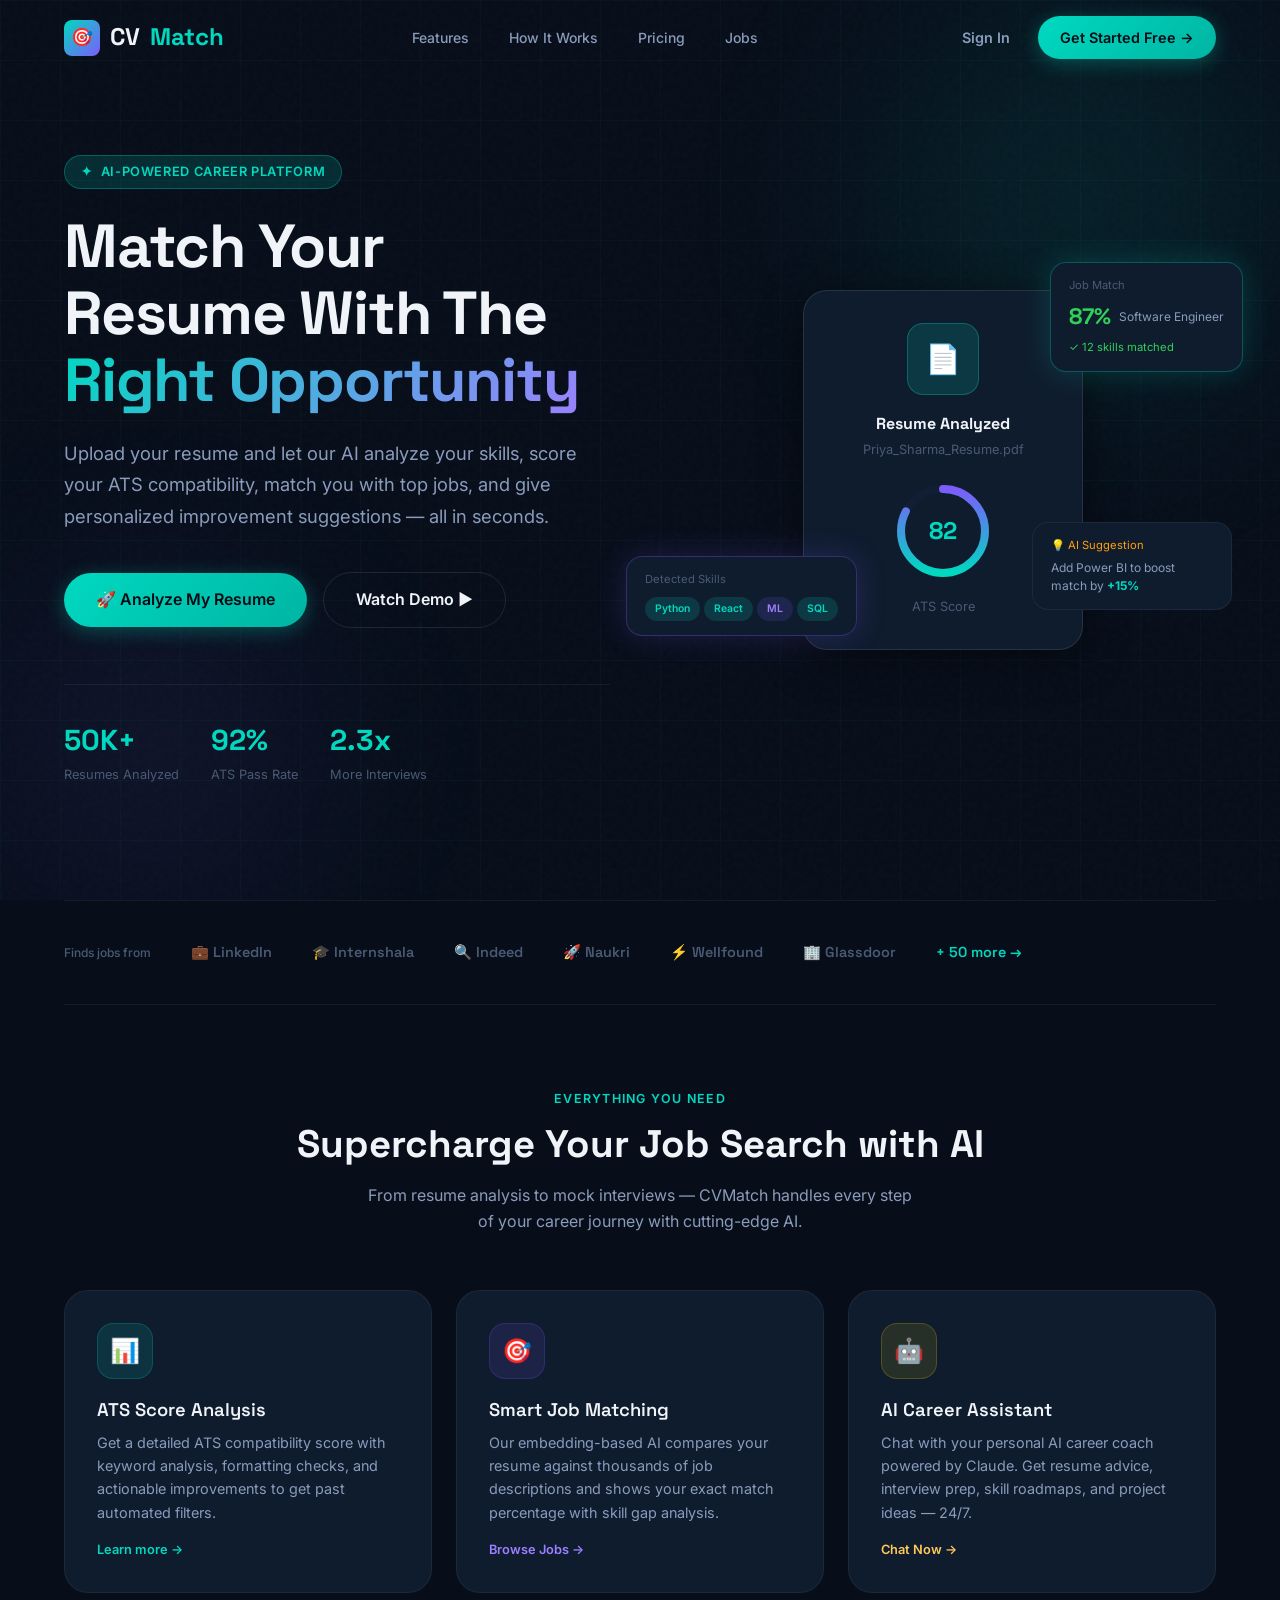
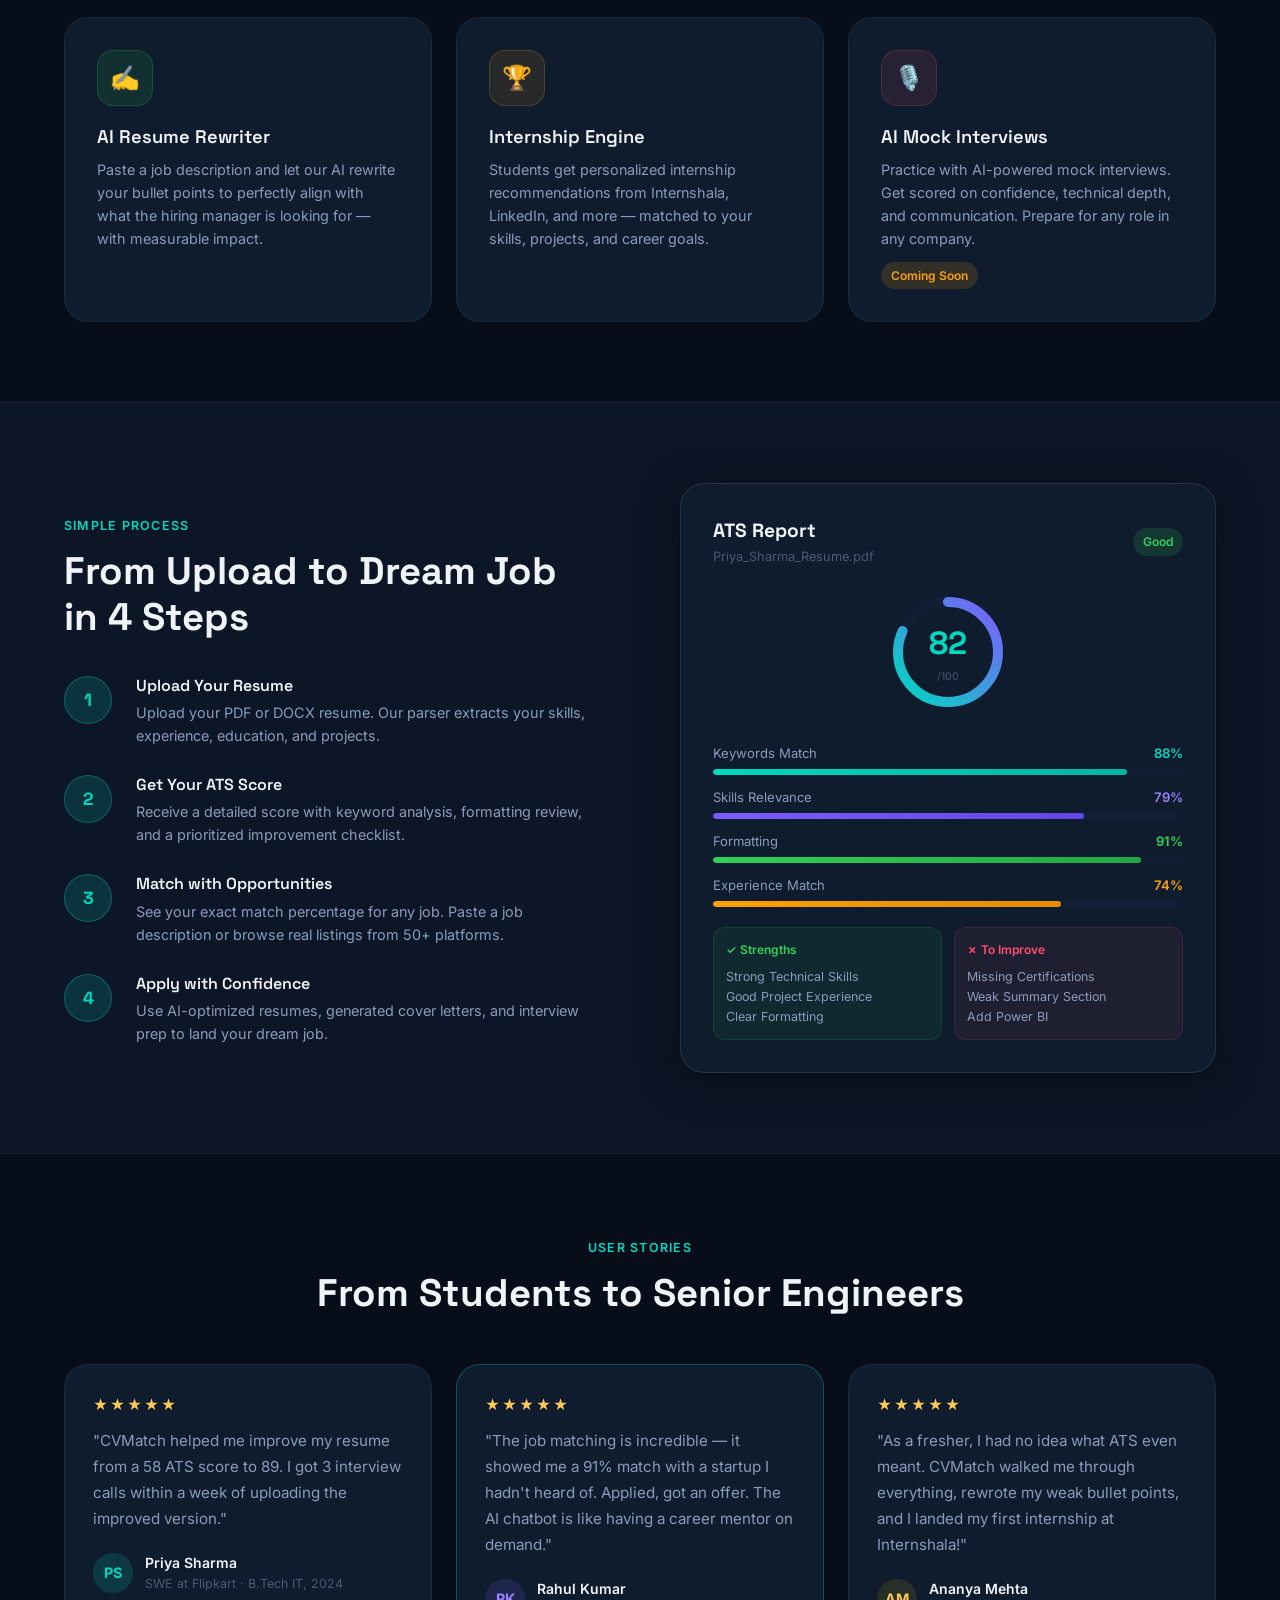
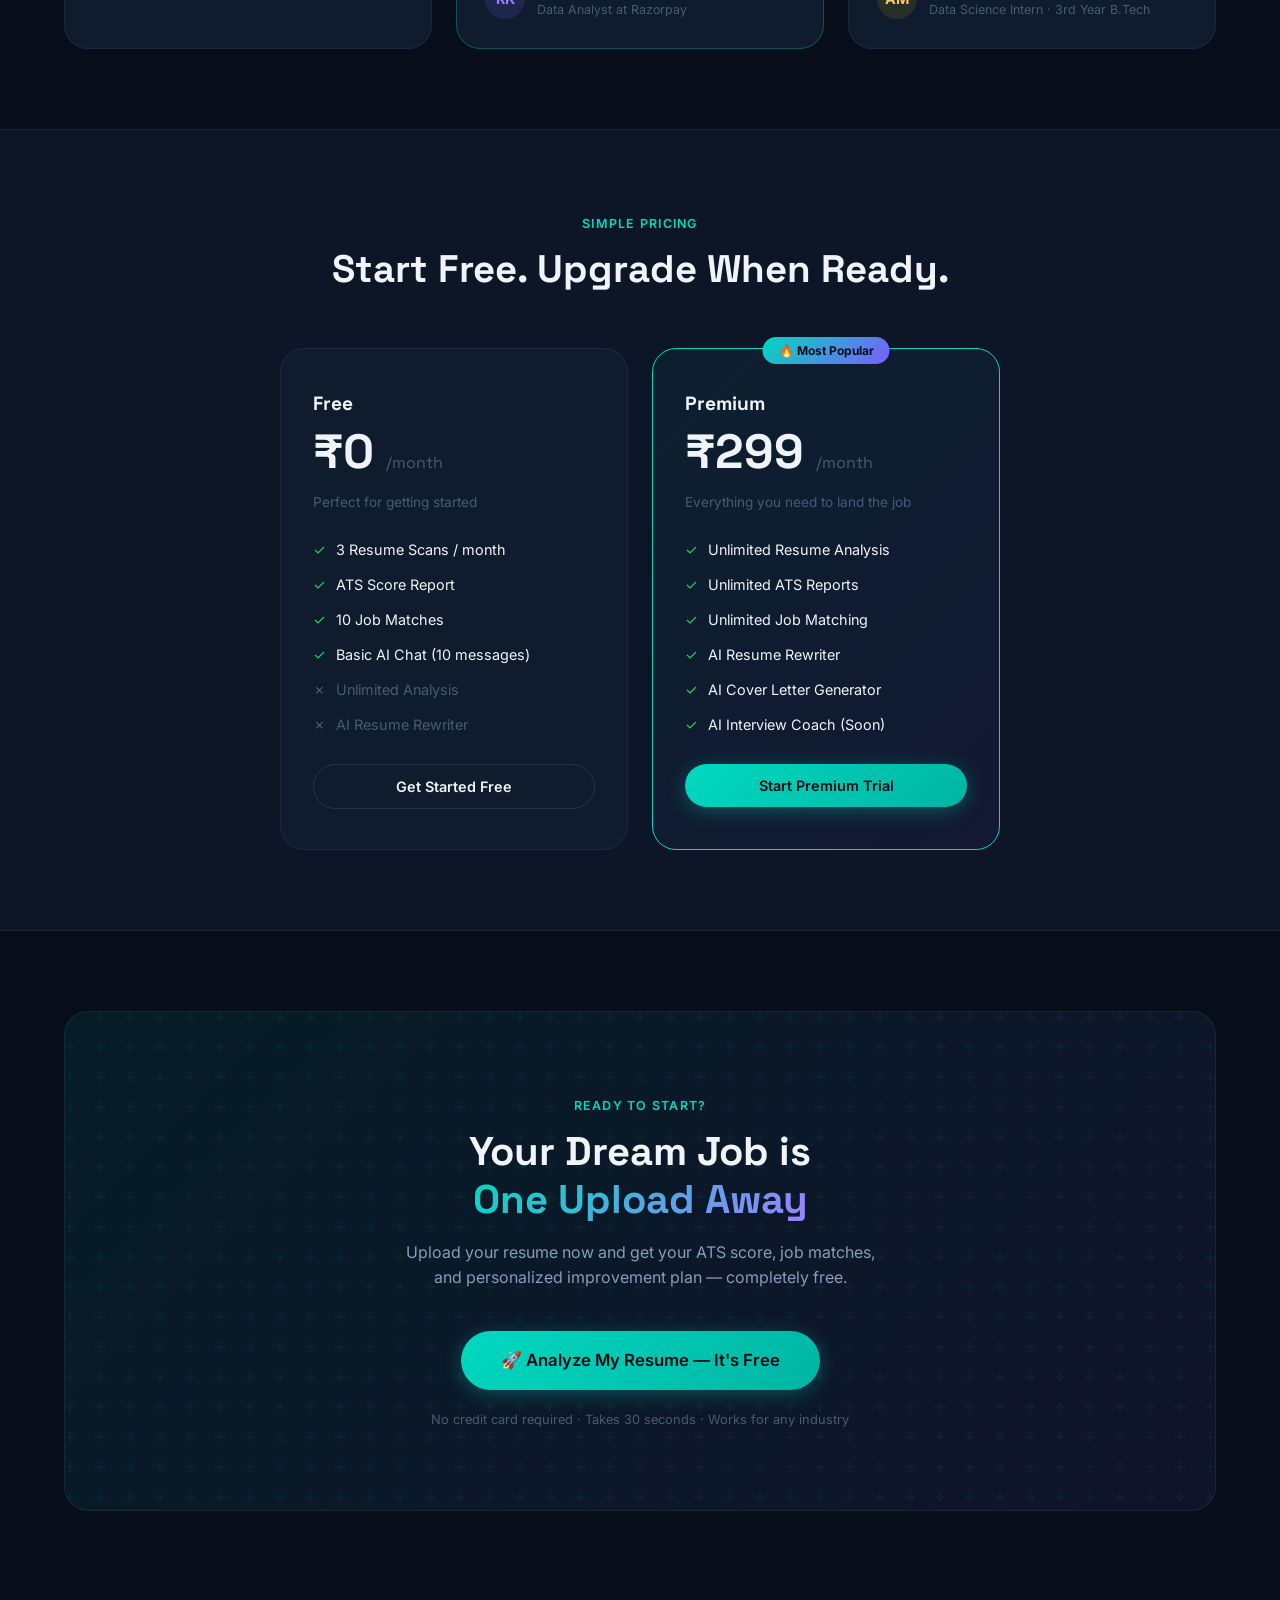
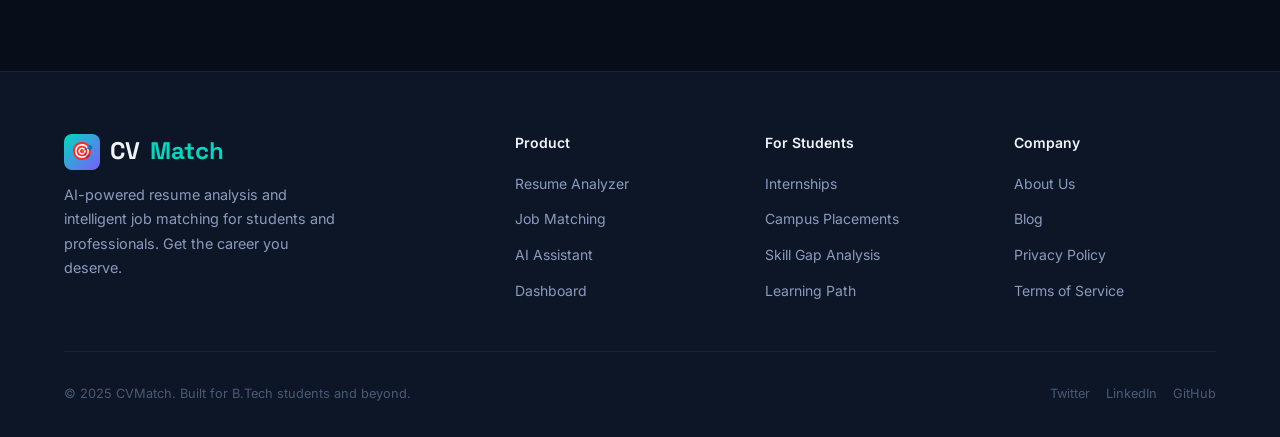
<file: frontend/index.html>
<!DOCTYPE html>
<html lang="en">
<head>
  <meta charset="UTF-8">
  <meta name="viewport" content="width=device-width, initial-scale=1.0">
  <title>CVMatch – Match Your Resume With The Right Opportunity</title>
  <meta name="description" content="AI-powered resume analysis, ATS scoring, and intelligent job matching platform. Get instant feedback and find your perfect career match.">
  <link rel="stylesheet" href="css/styles.css">
  <link rel="preconnect" href="https://fonts.googleapis.com">
  <style>
    /* Landing-page specific styles */
    .floating-card {
      position: absolute;
      background: var(--bg-card);
      border: 1px solid var(--border-soft);
      border-radius: var(--radius-lg);
      padding: 16px 20px;
      box-shadow: var(--shadow-lg);
      animation: floatCard 4s ease-in-out infinite;
      z-index: 2;
    }
    .floating-card-1 {
      top: 20%;
      right: 8%;
      animation-delay: 0s;
    }
    .floating-card-2 {
      top: 55%;
      right: 4%;
      animation-delay: -2s;
    }
    @keyframes floatCard {
      0%, 100% { transform: translateY(0) rotate(-1deg); }
      50% { transform: translateY(-12px) rotate(1deg); }
    }
    .ats-demo-num {
      font-family: var(--font-display);
      font-size: 2rem;
      font-weight: 700;
    }
    .how-it-works-step {
      display: flex;
      gap: 24px;
      align-items: flex-start;
    }
    .step-number {
      width: 48px;
      height: 48px;
      border-radius: 50%;
      background: var(--primary-glow);
      border: 1px solid var(--border-accent);
      display: flex;
      align-items: center;
      justify-content: center;
      font-family: var(--font-display);
      font-weight: 700;
      color: var(--primary);
      flex-shrink: 0;
      font-size: 1.1rem;
    }
    .pricing-card {
      background: var(--bg-card);
      border: 1px solid var(--border-subtle);
      border-radius: var(--radius-xl);
      padding: 40px 32px;
      transition: all var(--transition-base);
    }
    .pricing-card.featured {
      border-color: var(--primary);
      background: linear-gradient(135deg, rgba(0,217,192,0.05), rgba(124,92,252,0.05));
      position: relative;
    }
    .pricing-badge {
      position: absolute;
      top: -12px;
      left: 50%;
      transform: translateX(-50%);
      background: linear-gradient(135deg, var(--primary), var(--accent));
      color: var(--bg-base);
      padding: 4px 16px;
      border-radius: var(--radius-full);
      font-size: 0.75rem;
      font-weight: 700;
      white-space: nowrap;
    }
    .pricing-price {
      font-family: var(--font-display);
      font-size: 3rem;
      font-weight: 800;
      line-height: 1;
    }
    .pricing-price sup { font-size: 1.2rem; vertical-align: top; margin-top: 8px; display: inline-block; }
    .pricing-list { list-style: none; display: flex; flex-direction: column; gap: 12px; }
    .pricing-list li { display: flex; align-items: center; gap: 10px; font-size: 0.9rem; }
    .pricing-list .check { color: var(--success); }
    .pricing-list .cross { color: var(--text-muted); }
    .testimonial-card {
      background: var(--bg-card);
      border: 1px solid var(--border-subtle);
      border-radius: var(--radius-xl);
      padding: 28px;
    }
    .testimonial-stars { color: var(--gold-soft); font-size: 0.9rem; letter-spacing: 2px; margin-bottom: 12px; }
    .testimonial-text { font-size: 0.95rem; color: var(--text-secondary); line-height: 1.7; margin-bottom: 20px; }
    .testimonial-author { display: flex; align-items: center; gap: 12px; }
    .author-avatar {
      width: 40px; height: 40px; border-radius: 50%;
      display: flex; align-items: center; justify-content: center;
      font-weight: 700; font-size: 0.9rem;
    }
    .author-name { font-weight: 600; font-size: 0.875rem; }
    .author-role { font-size: 0.78rem; color: var(--text-muted); }
    .brand-strip {
      display: flex;
      align-items: center;
      gap: 40px;
      padding: 40px 0;
      border-top: 1px solid var(--border-subtle);
      border-bottom: 1px solid var(--border-subtle);
      overflow: hidden;
    }
    .brand-item {
      font-family: var(--font-display);
      font-weight: 600;
      color: var(--text-muted);
      font-size: 0.9rem;
      white-space: nowrap;
      transition: var(--transition-fast);
      display: flex;
      align-items: center;
      gap: 8px;
    }
    .brand-item:hover { color: var(--text-secondary); }
    .section-eyebrow {
      display: inline-block;
      font-size: 0.78rem;
      font-weight: 600;
      text-transform: uppercase;
      letter-spacing: 0.1em;
      color: var(--primary);
      margin-bottom: 12px;
    }
    .section-title {
      font-family: var(--font-display);
      font-size: clamp(1.8rem, 3vw, 2.5rem);
      font-weight: 700;
      margin-bottom: 16px;
      line-height: 1.2;
    }
    .section-subtitle {
      font-size: 1rem;
      color: var(--text-secondary);
      max-width: 560px;
    }
    .cta-section {
      background: linear-gradient(135deg, rgba(0,217,192,0.08), rgba(124,92,252,0.08));
      border: 1px solid var(--border-subtle);
      border-radius: var(--radius-xl);
      padding: 80px 60px;
      text-align: center;
      position: relative;
      overflow: hidden;
    }
    .cta-section::before {
      content: '';
      position: absolute;
      inset: 0;
      background: url("data:image/svg+xml,%3Csvg width='60' height='60' xmlns='http://www.w3.org/2000/svg'%3E%3Cg fill='none' fill-rule='evenodd'%3E%3Cg fill='%2300D9C0' fill-opacity='0.05'%3E%3Cpath d='M36 34v-4h-2v4h-4v2h4v4h2v-4h4v-2h-4zm0-30V0h-2v4h-4v2h4v4h2V6h4V4h-4zM6 34v-4H4v4H0v2h4v4h2v-4h4v-2H6zM6 4V0H4v4H0v2h4v4h2V6h4V4H6z'/%3E%3C/g%3E%3C/g%3E%3C/svg%3E");
    }
  </style>
</head>
<body>
  <!-- Navigation -->
  <nav class="navbar" id="navbar">
    <div class="nav-inner">
      <a href="index.html" class="nav-logo">
        <div class="logo-icon">🎯</div>
        CV<span>Match</span>
      </a>
      <ul class="nav-links">
        <li><a href="#features">Features</a></li>
        <li><a href="#how-it-works">How It Works</a></li>
        <li><a href="#pricing">Pricing</a></li>
        <li><a href="pages/jobs.html">Jobs</a></li>
      </ul>
      <div class="nav-cta">
        <a href="pages/login.html" class="btn btn-ghost">Sign In</a>
        <a href="pages/dashboard.html" class="btn btn-primary">Get Started Free →</a>
      </div>
    </div>
  </nav>

  <!-- Hero Section -->
  <section class="hero">
    <div class="hero-bg">
      <div class="hero-grid-lines"></div>
      <div class="hero-orb hero-orb-1"></div>
      <div class="hero-orb hero-orb-2"></div>
    </div>
    <div class="container" style="display:grid;grid-template-columns:1fr 1fr;gap:60px;align-items:center;position:relative;z-index:1">
      <div class="hero-content">
        <div class="hero-eyebrow">
          <span>✦</span> AI-Powered Career Platform
        </div>
        <h1 class="hero-title">
          Match Your Resume With The
          <span class="text-gradient"> Right Opportunity</span>
        </h1>
        <p class="hero-subtitle">
          Upload your resume and let our AI analyze your skills, score your ATS compatibility, match you with top jobs, and give personalized improvement suggestions — all in seconds.
        </p>
        <div class="hero-actions">
          <a href="pages/analyzer.html" class="btn btn-primary btn-lg">
            🚀 Analyze My Resume
          </a>
          <a href="#how-it-works" class="btn btn-secondary btn-lg">
            Watch Demo ▶
          </a>
        </div>
        <div class="hero-stats">
          <div class="hero-stat">
            <div class="stat-number">50K+</div>
            <div class="stat-label">Resumes Analyzed</div>
          </div>
          <div class="hero-stat">
            <div class="stat-number">92%</div>
            <div class="stat-label">ATS Pass Rate</div>
          </div>
          <div class="hero-stat">
            <div class="stat-number">2.3x</div>
            <div class="stat-label">More Interviews</div>
          </div>
        </div>
      </div>

      <!-- Hero Visual - Floating Cards -->
      <div style="position:relative;height:520px;display:flex;align-items:center;justify-content:center;">
        <!-- Central Upload Card -->
        <div style="background:var(--bg-card);border:1px solid var(--border-soft);border-radius:var(--radius-xl);padding:32px;width:280px;text-align:center;box-shadow:var(--shadow-lg);z-index:3;position:relative;">
          <div class="upload-icon" style="margin:0 auto 16px;">📄</div>
          <div style="font-family:var(--font-display);font-weight:700;margin-bottom:4px;">Resume Analyzed</div>
          <div style="color:var(--text-muted);font-size:0.8rem;margin-bottom:20px;">Priya_Sharma_Resume.pdf</div>
          <!-- ATS Ring -->
          <div style="position:relative;display:inline-flex;align-items:center;justify-content:center;margin-bottom:16px;">
            <svg width="100" height="100">
              <circle cx="50" cy="50" r="42" fill="none" stroke="var(--bg-elevated)" stroke-width="8"/>
              <circle cx="50" cy="50" r="42" fill="none" stroke="url(#scoreGrad)" stroke-width="8"
                stroke-dasharray="264" stroke-dashoffset="46" stroke-linecap="round"
                transform="rotate(-90 50 50)"/>
              <defs>
                <linearGradient id="scoreGrad" x1="0%" y1="0%" x2="100%" y2="0%">
                  <stop offset="0%" stop-color="#00D9C0"/>
                  <stop offset="100%" stop-color="#7C5CFC"/>
                </linearGradient>
              </defs>
            </svg>
            <div style="position:absolute;font-family:var(--font-display);font-weight:800;font-size:1.5rem;color:var(--primary);">82</div>
          </div>
          <div style="font-size:0.8rem;color:var(--text-muted);">ATS Score</div>
        </div>

        <!-- Floating Card 1: Match Score -->
        <div style="position:absolute;top:10%;right:-5%;background:var(--bg-card);border:1px solid var(--border-accent);border-radius:var(--radius-lg);padding:14px 18px;box-shadow:var(--shadow-glow);animation:floatCard 3.5s ease-in-out infinite;z-index:4;">
          <div style="font-size:0.7rem;color:var(--text-muted);margin-bottom:4px;">Job Match</div>
          <div style="display:flex;align-items:center;gap:8px;">
            <span style="font-family:var(--font-display);font-size:1.4rem;font-weight:700;color:var(--success);">87%</span>
            <span style="font-size:0.75rem;color:var(--text-secondary);">Software Engineer</span>
          </div>
          <div style="font-size:0.7rem;color:var(--success);margin-top:4px;">✓ 12 skills matched</div>
        </div>

        <!-- Floating Card 2: Skills -->
        <div style="position:absolute;bottom:18%;left:-8%;background:var(--bg-card);border:1px solid var(--border-purple);border-radius:var(--radius-lg);padding:14px 18px;box-shadow:var(--shadow-glow-purple);animation:floatCard 4.2s ease-in-out infinite -1.5s;z-index:4;">
          <div style="font-size:0.7rem;color:var(--text-muted);margin-bottom:8px;">Detected Skills</div>
          <div style="display:flex;flex-wrap:wrap;gap:4px;">
            <span class="badge badge-primary" style="font-size:0.65rem;">Python</span>
            <span class="badge badge-primary" style="font-size:0.65rem;">React</span>
            <span class="badge badge-accent" style="font-size:0.65rem;">ML</span>
            <span class="badge badge-primary" style="font-size:0.65rem;">SQL</span>
          </div>
        </div>

        <!-- Floating Card 3: Improvement -->
        <div style="position:absolute;top:60%;right:-3%;background:var(--bg-card);border:1px solid var(--border-subtle);border-radius:var(--radius-lg);padding:14px 18px;animation:floatCard 5s ease-in-out infinite -3s;z-index:4;max-width:200px;">
          <div style="font-size:0.7rem;color:var(--warning);margin-bottom:4px;">💡 AI Suggestion</div>
          <div style="font-size:0.75rem;color:var(--text-secondary);line-height:1.5;">Add Power BI to boost match by <strong style="color:var(--primary);">+15%</strong></div>
        </div>
      </div>
    </div>
  </section>

  <!-- Brand Strip -->
  <div class="container">
    <div class="brand-strip">
      <span style="font-size:0.75rem;color:var(--text-muted);font-weight:500;white-space:nowrap;">Finds jobs from</span>
      <div class="brand-item">💼 LinkedIn</div>
      <div class="brand-item">🎓 Internshala</div>
      <div class="brand-item">🔍 Indeed</div>
      <div class="brand-item">🚀 Naukri</div>
      <div class="brand-item">⚡ Wellfound</div>
      <div class="brand-item">🏢 Glassdoor</div>
      <div class="brand-item" style="color:var(--primary);">+ 50 more →</div>
    </div>
  </div>

  <!-- Features Section -->
  <section class="section" id="features">
    <div class="container">
      <div style="text-align:center;margin-bottom:56px;">
        <span class="section-eyebrow">Everything You Need</span>
        <h2 class="section-title">Supercharge Your Job Search with AI</h2>
        <p class="section-subtitle" style="margin:0 auto;">From resume analysis to mock interviews — CVMatch handles every step of your career journey with cutting-edge AI.</p>
      </div>
      <div class="features-grid">
        <a href="pages/analyzer.html" class="feature-card card-glow" style="text-decoration:none;">
          <div class="feature-icon" style="background:rgba(0,217,192,0.12);border:1px solid rgba(0,217,192,0.2);">📊</div>
          <h3 class="feature-title">ATS Score Analysis</h3>
          <p class="feature-desc">Get a detailed ATS compatibility score with keyword analysis, formatting checks, and actionable improvements to get past automated filters.</p>
          <div style="margin-top:16px;display:flex;align-items:center;gap:6px;font-size:0.8rem;color:var(--primary);font-weight:600;">Learn more →</div>
        </a>
        <a href="pages/jobs.html" class="feature-card card-glow" style="text-decoration:none;">
          <div class="feature-icon" style="background:rgba(124,92,252,0.12);border:1px solid rgba(124,92,252,0.2);">🎯</div>
          <h3 class="feature-title">Smart Job Matching</h3>
          <p class="feature-desc">Our embedding-based AI compares your resume against thousands of job descriptions and shows your exact match percentage with skill gap analysis.</p>
          <div style="margin-top:16px;display:flex;align-items:center;gap:6px;font-size:0.8rem;color:var(--accent-light);font-weight:600;">Browse Jobs →</div>
        </a>
        <a href="pages/chatbot.html" class="feature-card card-glow" style="text-decoration:none;">
          <div class="feature-icon" style="background:rgba(255,215,0,0.1);border:1px solid rgba(255,215,0,0.2);">🤖</div>
          <h3 class="feature-title">AI Career Assistant</h3>
          <p class="feature-desc">Chat with your personal AI career coach powered by Claude. Get resume advice, interview prep, skill roadmaps, and project ideas — 24/7.</p>
          <div style="margin-top:16px;display:flex;align-items:center;gap:6px;font-size:0.8rem;color:var(--gold-soft);font-weight:600;">Chat Now →</div>
        </a>
        <div class="feature-card card-glow">
          <div class="feature-icon" style="background:rgba(48,209,88,0.1);border:1px solid rgba(48,209,88,0.2);">✍️</div>
          <h3 class="feature-title">AI Resume Rewriter</h3>
          <p class="feature-desc">Paste a job description and let our AI rewrite your bullet points to perfectly align with what the hiring manager is looking for — with measurable impact.</p>
        </div>
        <div class="feature-card card-glow">
          <div class="feature-icon" style="background:rgba(255,159,10,0.1);border:1px solid rgba(255,159,10,0.2);">🏆</div>
          <h3 class="feature-title">Internship Engine</h3>
          <p class="feature-desc">Students get personalized internship recommendations from Internshala, LinkedIn, and more — matched to your skills, projects, and career goals.</p>
        </div>
        <div class="feature-card card-glow">
          <div class="feature-icon" style="background:rgba(255,77,109,0.1);border:1px solid rgba(255,77,109,0.2);">🎙️</div>
          <h3 class="feature-title">AI Mock Interviews</h3>
          <p class="feature-desc">Practice with AI-powered mock interviews. Get scored on confidence, technical depth, and communication. Prepare for any role in any company.</p>
          <div style="margin-top:12px;"><span class="badge badge-warning">Coming Soon</span></div>
        </div>
      </div>
    </div>
  </section>

  <!-- How It Works -->
  <section class="section" id="how-it-works" style="background:var(--bg-surface);border-top:1px solid var(--border-subtle);border-bottom:1px solid var(--border-subtle);">
    <div class="container">
      <div style="display:grid;grid-template-columns:1fr 1fr;gap:80px;align-items:center;">
        <div>
          <span class="section-eyebrow">Simple Process</span>
          <h2 class="section-title">From Upload to Dream Job in 4 Steps</h2>
          <div style="display:flex;flex-direction:column;gap:28px;margin-top:36px;">
            <div class="how-it-works-step">
              <div class="step-number">1</div>
              <div>
                <h4 style="font-family:var(--font-display);font-weight:600;margin-bottom:6px;">Upload Your Resume</h4>
                <p style="color:var(--text-secondary);font-size:0.9rem;">Upload your PDF or DOCX resume. Our parser extracts your skills, experience, education, and projects.</p>
              </div>
            </div>
            <div class="how-it-works-step">
              <div class="step-number">2</div>
              <div>
                <h4 style="font-family:var(--font-display);font-weight:600;margin-bottom:6px;">Get Your ATS Score</h4>
                <p style="color:var(--text-secondary);font-size:0.9rem;">Receive a detailed score with keyword analysis, formatting review, and a prioritized improvement checklist.</p>
              </div>
            </div>
            <div class="how-it-works-step">
              <div class="step-number">3</div>
              <div>
                <h4 style="font-family:var(--font-display);font-weight:600;margin-bottom:6px;">Match with Opportunities</h4>
                <p style="color:var(--text-secondary);font-size:0.9rem;">See your exact match percentage for any job. Paste a job description or browse real listings from 50+ platforms.</p>
              </div>
            </div>
            <div class="how-it-works-step">
              <div class="step-number">4</div>
              <div>
                <h4 style="font-family:var(--font-display);font-weight:600;margin-bottom:6px;">Apply with Confidence</h4>
                <p style="color:var(--text-secondary);font-size:0.9rem;">Use AI-optimized resumes, generated cover letters, and interview prep to land your dream job.</p>
              </div>
            </div>
          </div>
        </div>
        <!-- Demo ATS Card -->
        <div style="background:var(--bg-card);border:1px solid var(--border-soft);border-radius:var(--radius-xl);padding:32px;box-shadow:var(--shadow-lg);">
          <div style="display:flex;justify-content:space-between;align-items:center;margin-bottom:24px;">
            <div>
              <div style="font-family:var(--font-display);font-weight:700;font-size:1.2rem;">ATS Report</div>
              <div style="color:var(--text-muted);font-size:0.8rem;">Priya_Sharma_Resume.pdf</div>
            </div>
            <div class="badge badge-success">Good</div>
          </div>
          <!-- Score Ring Demo -->
          <div style="text-align:center;margin-bottom:24px;">
            <div style="position:relative;display:inline-flex;align-items:center;justify-content:center;">
              <svg width="120" height="120">
                <circle cx="60" cy="60" r="50" fill="none" stroke="var(--bg-elevated)" stroke-width="10"/>
                <circle cx="60" cy="60" r="50" fill="none" stroke="url(#scoreGrad2)" stroke-width="10"
                  stroke-dasharray="314" stroke-dashoffset="57" stroke-linecap="round"
                  transform="rotate(-90 60 60)" style="transition:all 1.5s ease;"/>
                <defs>
                  <linearGradient id="scoreGrad2" x1="0%" y1="0%" x2="100%" y2="100%">
                    <stop offset="0%" stop-color="#00D9C0"/>
                    <stop offset="100%" stop-color="#7C5CFC"/>
                  </linearGradient>
                </defs>
              </svg>
              <div style="position:absolute;text-align:center;">
                <div style="font-family:var(--font-display);font-size:2rem;font-weight:800;color:var(--primary);">82</div>
                <div style="font-size:0.65rem;color:var(--text-muted);">/100</div>
              </div>
            </div>
          </div>
          <!-- Score Breakdown -->
          <div style="display:flex;flex-direction:column;gap:12px;">
            <div>
              <div style="display:flex;justify-content:space-between;font-size:0.82rem;margin-bottom:5px;">
                <span style="color:var(--text-secondary);">Keywords Match</span><span style="color:var(--primary);font-weight:600;">88%</span>
              </div>
              <div class="progress-bar"><div class="progress-fill" style="width:88%;background:linear-gradient(90deg,var(--primary),var(--primary-dark));"></div></div>
            </div>
            <div>
              <div style="display:flex;justify-content:space-between;font-size:0.82rem;margin-bottom:5px;">
                <span style="color:var(--text-secondary);">Skills Relevance</span><span style="color:var(--accent-light);font-weight:600;">79%</span>
              </div>
              <div class="progress-bar"><div class="progress-fill" style="width:79%;background:linear-gradient(90deg,var(--accent),var(--accent-dark));"></div></div>
            </div>
            <div>
              <div style="display:flex;justify-content:space-between;font-size:0.82rem;margin-bottom:5px;">
                <span style="color:var(--text-secondary);">Formatting</span><span style="color:var(--success);font-weight:600;">91%</span>
              </div>
              <div class="progress-bar"><div class="progress-fill" style="width:91%;background:linear-gradient(90deg,var(--success),#20A744);"></div></div>
            </div>
            <div>
              <div style="display:flex;justify-content:space-between;font-size:0.82rem;margin-bottom:5px;">
                <span style="color:var(--text-secondary);">Experience Match</span><span style="color:var(--warning);font-weight:600;">74%</span>
              </div>
              <div class="progress-bar"><div class="progress-fill" style="width:74%;background:linear-gradient(90deg,var(--warning),#E88A00);"></div></div>
            </div>
          </div>
          <!-- Strengths / Weaknesses -->
          <div style="display:grid;grid-template-columns:1fr 1fr;gap:12px;margin-top:20px;">
            <div style="background:rgba(48,209,88,0.07);border:1px solid rgba(48,209,88,0.15);border-radius:var(--radius-md);padding:12px;">
              <div style="font-size:0.75rem;font-weight:600;color:var(--success);margin-bottom:8px;">✓ Strengths</div>
              <div style="font-size:0.78rem;color:var(--text-secondary);line-height:1.6;">Strong Technical Skills<br>Good Project Experience<br>Clear Formatting</div>
            </div>
            <div style="background:rgba(255,77,109,0.07);border:1px solid rgba(255,77,109,0.15);border-radius:var(--radius-md);padding:12px;">
              <div style="font-size:0.75rem;font-weight:600;color:var(--danger);margin-bottom:8px;">✗ To Improve</div>
              <div style="font-size:0.78rem;color:var(--text-secondary);line-height:1.6;">Missing Certifications<br>Weak Summary Section<br>Add Power BI</div>
            </div>
          </div>
        </div>
      </div>
    </div>
  </section>

  <!-- Testimonials -->
  <section class="section" id="testimonials">
    <div class="container">
      <div style="text-align:center;margin-bottom:48px;">
        <span class="section-eyebrow">User Stories</span>
        <h2 class="section-title">From Students to Senior Engineers</h2>
      </div>
      <div style="display:grid;grid-template-columns:repeat(3,1fr);gap:24px;">
        <div class="testimonial-card">
          <div class="testimonial-stars">★★★★★</div>
          <p class="testimonial-text">"CVMatch helped me improve my resume from a 58 ATS score to 89. I got 3 interview calls within a week of uploading the improved version."</p>
          <div class="testimonial-author">
            <div class="author-avatar" style="background:rgba(0,217,192,0.15);color:var(--primary);">PS</div>
            <div>
              <div class="author-name">Priya Sharma</div>
              <div class="author-role">SWE at Flipkart · B.Tech IT, 2024</div>
            </div>
          </div>
        </div>
        <div class="testimonial-card" style="border-color:var(--border-accent);">
          <div class="testimonial-stars">★★★★★</div>
          <p class="testimonial-text">"The job matching is incredible — it showed me a 91% match with a startup I hadn't heard of. Applied, got an offer. The AI chatbot is like having a career mentor on demand."</p>
          <div class="testimonial-author">
            <div class="author-avatar" style="background:rgba(124,92,252,0.15);color:var(--accent-light);">RK</div>
            <div>
              <div class="author-name">Rahul Kumar</div>
              <div class="author-role">Data Analyst at Razorpay</div>
            </div>
          </div>
        </div>
        <div class="testimonial-card">
          <div class="testimonial-stars">★★★★★</div>
          <p class="testimonial-text">"As a fresher, I had no idea what ATS even meant. CVMatch walked me through everything, rewrote my weak bullet points, and I landed my first internship at Internshala!"</p>
          <div class="testimonial-author">
            <div class="author-avatar" style="background:rgba(255,215,0,0.1);color:var(--gold-soft);">AM</div>
            <div>
              <div class="author-name">Ananya Mehta</div>
              <div class="author-role">Data Science Intern · 3rd Year B.Tech</div>
            </div>
          </div>
        </div>
      </div>
    </div>
  </section>

  <!-- Pricing -->
  <section class="section" id="pricing" style="background:var(--bg-surface);border-top:1px solid var(--border-subtle);border-bottom:1px solid var(--border-subtle);">
    <div class="container">
      <div style="text-align:center;margin-bottom:56px;">
        <span class="section-eyebrow">Simple Pricing</span>
        <h2 class="section-title">Start Free. Upgrade When Ready.</h2>
      </div>
      <div style="display:grid;grid-template-columns:1fr 1fr;gap:24px;max-width:720px;margin:0 auto;">
        <div class="pricing-card">
          <div style="font-family:var(--font-display);font-weight:700;font-size:1.2rem;margin-bottom:8px;">Free</div>
          <div class="pricing-price">₹0 <span style="font-size:1rem;font-weight:400;color:var(--text-muted);">/month</span></div>
          <p style="color:var(--text-muted);font-size:0.85rem;margin:16px 0 24px;">Perfect for getting started</p>
          <ul class="pricing-list" style="margin-bottom:28px;">
            <li><span class="check">✓</span> 3 Resume Scans / month</li>
            <li><span class="check">✓</span> ATS Score Report</li>
            <li><span class="check">✓</span> 10 Job Matches</li>
            <li><span class="check">✓</span> Basic AI Chat (10 messages)</li>
            <li><span class="cross" style="color:var(--text-muted);">✗</span> <span style="color:var(--text-muted);">Unlimited Analysis</span></li>
            <li><span class="cross" style="color:var(--text-muted);">✗</span> <span style="color:var(--text-muted);">AI Resume Rewriter</span></li>
          </ul>
          <a href="pages/dashboard.html" class="btn btn-secondary" style="width:100%;justify-content:center;">Get Started Free</a>
        </div>
        <div class="pricing-card featured">
          <div class="pricing-badge">🔥 Most Popular</div>
          <div style="font-family:var(--font-display);font-weight:700;font-size:1.2rem;margin-bottom:8px;">Premium</div>
          <div class="pricing-price">₹<span>299</span> <span style="font-size:1rem;font-weight:400;color:var(--text-muted);">/month</span></div>
          <p style="color:var(--text-muted);font-size:0.85rem;margin:16px 0 24px;">Everything you need to land the job</p>
          <ul class="pricing-list" style="margin-bottom:28px;">
            <li><span class="check">✓</span> Unlimited Resume Analysis</li>
            <li><span class="check">✓</span> Unlimited ATS Reports</li>
            <li><span class="check">✓</span> Unlimited Job Matching</li>
            <li><span class="check">✓</span> AI Resume Rewriter</li>
            <li><span class="check">✓</span> AI Cover Letter Generator</li>
            <li><span class="check">✓</span> AI Interview Coach (Soon)</li>
          </ul>
          <a href="pages/dashboard.html" class="btn btn-primary" style="width:100%;justify-content:center;">Start Premium Trial</a>
        </div>
      </div>
    </div>
  </section>

  <!-- CTA Section -->
  <section class="section">
    <div class="container">
      <div class="cta-section">
        <span class="section-eyebrow">Ready to Start?</span>
        <h2 style="font-family:var(--font-display);font-size:2.5rem;font-weight:800;margin-bottom:16px;line-height:1.2;">Your Dream Job is<br><span class="text-gradient">One Upload Away</span></h2>
        <p style="color:var(--text-secondary);font-size:1rem;margin-bottom:40px;max-width:480px;margin-left:auto;margin-right:auto;">Upload your resume now and get your ATS score, job matches, and personalized improvement plan — completely free.</p>
        <a href="pages/analyzer.html" class="btn btn-primary btn-lg" style="font-size:1.05rem;padding:16px 40px;">
          🚀 Analyze My Resume — It's Free
        </a>
        <div style="margin-top:20px;color:var(--text-muted);font-size:0.8rem;">No credit card required · Takes 30 seconds · Works for any industry</div>
      </div>
    </div>
  </section>

  <!-- Footer -->
  <footer class="footer">
    <div class="container">
      <div class="footer-grid">
        <div class="footer-brand">
          <div class="nav-logo" style="margin-bottom:12px;">
            <div class="logo-icon">🎯</div>
            CV<span style="color:var(--primary);">Match</span>
          </div>
          <p>AI-powered resume analysis and intelligent job matching for students and professionals. Get the career you deserve.</p>
        </div>
        <div>
          <div class="footer-links-title">Product</div>
          <ul class="footer-links">
            <li><a href="pages/analyzer.html">Resume Analyzer</a></li>
            <li><a href="pages/jobs.html">Job Matching</a></li>
            <li><a href="pages/chatbot.html">AI Assistant</a></li>
            <li><a href="pages/dashboard.html">Dashboard</a></li>
          </ul>
        </div>
        <div>
          <div class="footer-links-title">For Students</div>
          <ul class="footer-links">
            <li><a href="pages/jobs.html?type=internship">Internships</a></li>
            <li><a href="#">Campus Placements</a></li>
            <li><a href="#">Skill Gap Analysis</a></li>
            <li><a href="#">Learning Path</a></li>
          </ul>
        </div>
        <div>
          <div class="footer-links-title">Company</div>
          <ul class="footer-links">
            <li><a href="#">About Us</a></li>
            <li><a href="#">Blog</a></li>
            <li><a href="#">Privacy Policy</a></li>
            <li><a href="#">Terms of Service</a></li>
          </ul>
        </div>
      </div>
      <div class="footer-bottom">
        <div>© 2025 CVMatch. Built for B.Tech students and beyond.</div>
        <div style="display:flex;gap:16px;">
          <a href="#" style="color:var(--text-muted);">Twitter</a>
          <a href="#" style="color:var(--text-muted);">LinkedIn</a>
          <a href="#" style="color:var(--text-muted);">GitHub</a>
        </div>
      </div>
    </div>
  </footer>

  <script>
    // Navbar scroll effect
    window.addEventListener('scroll', () => {
      const navbar = document.getElementById('navbar');
      if (window.scrollY > 20) {
        navbar.classList.add('scrolled');
      } else {
        navbar.classList.remove('scrolled');
      }
    });
  </script>
</body>
</html>
</file>
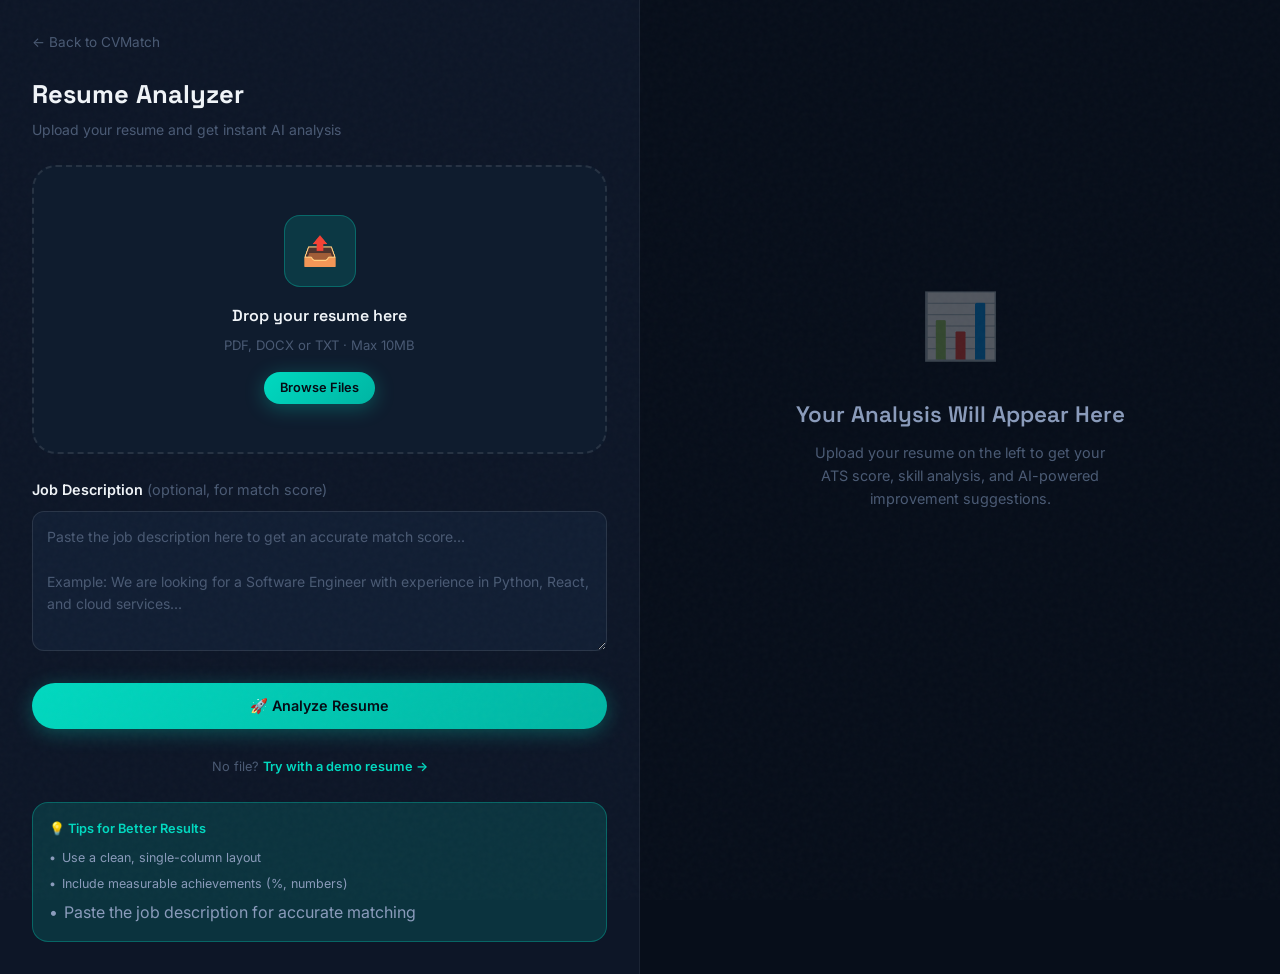
<file: frontend/pages/analyzer.html>
<!DOCTYPE html>
<html lang="en">
<head>
  <meta charset="UTF-8">
  <meta name="viewport" content="width=device-width, initial-scale=1.0">
  <title>Resume Analyzer – CVMatch</title>
  <link rel="stylesheet" href="../css/styles.css">
  <style>
    body { padding-top: 0; background: var(--bg-base); }
    .analyzer-layout {
      display: grid;
      grid-template-columns: 1fr 1fr;
      gap: 0;
      min-height: 100vh;
    }
    .analyzer-left {
      background: var(--bg-surface);
      border-right: 1px solid var(--border-subtle);
      padding: 32px;
      display: flex;
      flex-direction: column;
      gap: 24px;
      min-height: 100vh;
    }
    .analyzer-right {
      padding: 32px;
      overflow-y: auto;
      background: var(--bg-base);
    }
    .analyzer-header {
      display: flex;
      align-items: center;
      gap: 12px;
      margin-bottom: 8px;
    }
    .back-btn {
      display: flex;
      align-items: center;
      gap: 6px;
      color: var(--text-muted);
      font-size: 0.85rem;
      transition: var(--transition-fast);
    }
    .back-btn:hover { color: var(--text-primary); }
    .score-display {
      text-align: center;
      padding: 32px;
      background: var(--bg-card);
      border: 1px solid var(--border-subtle);
      border-radius: var(--radius-xl);
      position: relative;
      overflow: hidden;
    }
    .score-display::before {
      content: '';
      position: absolute;
      top: -60%;
      left: -60%;
      width: 220%;
      height: 220%;
      background: conic-gradient(from 0deg, rgba(0,217,192,0.04), transparent 50%, rgba(124,92,252,0.04), transparent 100%);
      animation: spin 20s linear infinite;
    }
    .score-display > * { position: relative; z-index: 1; }
    .result-section {
      background: var(--bg-card);
      border: 1px solid var(--border-subtle);
      border-radius: var(--radius-lg);
      padding: 20px;
      margin-bottom: 16px;
    }
    .result-section-header {
      display: flex;
      align-items: center;
      justify-content: space-between;
      margin-bottom: 16px;
    }
    .result-section-title {
      font-family: var(--font-display);
      font-weight: 600;
      font-size: 0.95rem;
      display: flex;
      align-items: center;
      gap: 8px;
    }
    .improvement-item {
      display: flex;
      gap: 12px;
      padding: 12px;
      border-radius: var(--radius-md);
      border: 1px solid var(--border-subtle);
      margin-bottom: 10px;
      background: var(--bg-elevated);
      transition: var(--transition-fast);
    }
    .improvement-item:hover { border-color: var(--border-soft); }
    .improvement-priority {
      width: 24px;
      height: 24px;
      border-radius: 50%;
      display: flex;
      align-items: center;
      justify-content: center;
      font-size: 0.75rem;
      font-weight: 700;
      flex-shrink: 0;
      margin-top: 2px;
    }
    .priority-high { background: rgba(255,77,109,0.15); color: var(--danger); }
    .priority-medium { background: rgba(255,159,10,0.15); color: var(--warning); }
    .priority-low { background: rgba(48,209,88,0.15); color: var(--success); }
    .loading-overlay {
      position: fixed;
      inset: 0;
      background: rgba(7,14,26,0.92);
      z-index: 9999;
      display: flex;
      flex-direction: column;
      align-items: center;
      justify-content: center;
      gap: 24px;
    }
    .loading-spinner {
      width: 64px;
      height: 64px;
      border-radius: 50%;
      border: 3px solid var(--bg-elevated);
      border-top-color: var(--primary);
      animation: spin 0.8s linear infinite;
    }
    .loading-steps {
      display: flex;
      flex-direction: column;
      gap: 10px;
      align-items: center;
    }
    .loading-step {
      font-size: 0.9rem;
      color: var(--text-muted);
      display: flex;
      align-items: center;
      gap: 8px;
      transition: all 0.3s ease;
    }
    .loading-step.active { color: var(--primary); }
    .loading-step.done { color: var(--success); }
    .jd-textarea {
      width: 100%;
      background: var(--bg-elevated);
      border: 1px solid var(--border-soft);
      border-radius: var(--radius-md);
      color: var(--text-primary);
      padding: 14px;
      font-size: 0.875rem;
      resize: vertical;
      min-height: 140px;
      outline: none;
      transition: var(--transition-base);
      line-height: 1.6;
    }
    .jd-textarea:focus {
      border-color: var(--primary);
      box-shadow: 0 0 0 3px var(--primary-glow);
    }
    .jd-textarea::placeholder { color: var(--text-muted); }
    .before-after {
      display: grid;
      grid-template-columns: 1fr 1fr;
      gap: 12px;
    }
    .before-box, .after-box {
      padding: 14px;
      border-radius: var(--radius-md);
      font-size: 0.82rem;
      line-height: 1.6;
    }
    .before-box {
      background: rgba(255,77,109,0.07);
      border: 1px solid rgba(255,77,109,0.15);
      color: var(--text-secondary);
    }
    .after-box {
      background: rgba(48,209,88,0.07);
      border: 1px solid rgba(48,209,88,0.15);
      color: var(--text-secondary);
    }
    .copy-btn {
      background: none;
      border: 1px solid var(--border-soft);
      border-radius: var(--radius-sm);
      color: var(--text-muted);
      padding: 4px 10px;
      font-size: 0.75rem;
      cursor: pointer;
      transition: var(--transition-fast);
    }
    .copy-btn:hover { color: var(--primary); border-color: var(--border-accent); }
  </style>
</head>
<body>
  <!-- Loading Overlay -->
  <div class="loading-overlay" id="loadingOverlay" style="display:none;">
    <div class="loading-spinner"></div>
    <div style="font-family:var(--font-display);font-size:1.4rem;font-weight:700;">Analyzing Your Resume</div>
    <div class="loading-steps">
      <div class="loading-step active" id="step1">📄 Parsing resume content...</div>
      <div class="loading-step" id="step2">🔍 Extracting skills & experience...</div>
      <div class="loading-step" id="step3">📊 Calculating ATS score...</div>
      <div class="loading-step" id="step4">✨ Generating AI improvements...</div>
      <div class="loading-step" id="step5">🎯 Finding job matches...</div>
    </div>
    <div style="font-size:0.8rem;color:var(--text-muted);">This takes about 30 seconds...</div>
  </div>

  <div class="analyzer-layout">
    <!-- LEFT: Upload Panel -->
    <div class="analyzer-left">
      <div>
        <a href="../index.html" class="back-btn">← Back to CVMatch</a>
        <div style="margin-top:20px;">
          <div style="font-family:var(--font-display);font-size:1.6rem;font-weight:700;margin-bottom:4px;">Resume Analyzer</div>
          <div style="color:var(--text-muted);font-size:0.875rem;">Upload your resume and get instant AI analysis</div>
        </div>
      </div>

      <!-- Upload Zone -->
      <div class="upload-zone" id="uploadZone" onclick="document.getElementById('fileInput').click()">
        <input type="file" id="fileInput" accept=".pdf,.docx,.txt" style="display:none;" onchange="handleFile(this)">
        <div class="upload-icon">📤</div>
        <div style="font-family:var(--font-display);font-weight:600;font-size:1rem;margin-bottom:6px;">Drop your resume here</div>
        <div style="color:var(--text-muted);font-size:0.82rem;margin-bottom:16px;">PDF, DOCX or TXT · Max 10MB</div>
        <div class="btn btn-primary btn-sm">Browse Files</div>
      </div>

      <!-- File Preview -->
      <div id="filePreview" style="display:none;background:var(--bg-card);border:1px solid var(--border-accent);border-radius:var(--radius-lg);padding:16px;">
        <div style="display:flex;align-items:center;gap:12px;">
          <div style="width:44px;height:44px;background:rgba(255,77,109,0.1);border-radius:var(--radius-sm);display:flex;align-items:center;justify-content:center;font-size:1.3rem;">📄</div>
          <div style="flex:1;">
            <div style="font-weight:600;font-size:0.9rem;" id="fileName">resume.pdf</div>
            <div style="color:var(--text-muted);font-size:0.78rem;" id="fileSize">2.3 MB</div>
          </div>
          <div class="badge badge-success">✓ Ready</div>
        </div>
      </div>

      <!-- Job Description -->
      <div>
        <div style="font-weight:600;font-size:0.9rem;margin-bottom:10px;">Job Description <span style="color:var(--text-muted);font-weight:400;">(optional, for match score)</span></div>
        <textarea class="jd-textarea" id="jobDesc" placeholder="Paste the job description here to get an accurate match score...

Example: We are looking for a Software Engineer with experience in Python, React, and cloud services..."></textarea>
      </div>

      <!-- Analyze Button -->
      <button class="btn btn-primary" onclick="analyzeResume()" id="analyzeBtn" style="width:100%;justify-content:center;padding:14px;">
        🚀 Analyze Resume
      </button>

      <!-- Or try demo -->
      <div style="text-align:center;">
        <span style="color:var(--text-muted);font-size:0.8rem;">No file? </span>
        <a href="#" onclick="loadDemoResume()" style="color:var(--primary);font-size:0.8rem;font-weight:600;">Try with a demo resume →</a>
      </div>

      <!-- Tips -->
      <div style="background:var(--primary-glow);border:1px solid var(--border-accent);border-radius:var(--radius-lg);padding:16px;">
        <div style="font-size:0.8rem;font-weight:600;color:var(--primary);margin-bottom:8px;">💡 Tips for Better Results</div>
        <ul style="list-style:none;display:flex;flex-direction:column;gap:6px;">
          <li style="font-size:0.78rem;color:var(--text-secondary);display:flex;gap:6px;"><span>•</span> Use a clean, single-column layout</li>
          <li style="font-size:0.78rem;color:var(--text-secondary);display:flex;gap:6px;"><span>•</span> Include measurable achievements (%, numbers)</li>
          <li style="font-size:0.78fn;color:var(--text-secondary);display:flex;gap:6px;"><span>•</span> Paste the job description for accurate matching</li>
        </ul>
      </div>
    </div>

    <!-- RIGHT: Results Panel -->
    <div class="analyzer-right" id="resultsPanel">
      <!-- Initial Empty State -->
      <div id="emptyState" style="display:flex;flex-direction:column;align-items:center;justify-content:center;min-height:80vh;text-align:center;">
        <div style="font-size:4rem;margin-bottom:20px;opacity:0.3;">📊</div>
        <div style="font-family:var(--font-display);font-size:1.4rem;font-weight:600;margin-bottom:8px;color:var(--text-secondary);">Your Analysis Will Appear Here</div>
        <div style="color:var(--text-muted);font-size:0.9rem;max-width:320px;line-height:1.6;">Upload your resume on the left to get your ATS score, skill analysis, and AI-powered improvement suggestions.</div>
      </div>

      <!-- Results (hidden initially) -->
      <div id="analysisResults" style="display:none;">
        <!-- Score Display -->
        <div class="score-display" style="margin-bottom:20px;">
          <div style="font-family:var(--font-display);font-size:1.1rem;font-weight:600;margin-bottom:20px;">Your ATS Score</div>
          <div style="position:relative;display:inline-flex;align-items:center;justify-content:center;margin-bottom:16px;">
            <svg width="160" height="160">
              <circle cx="80" cy="80" r="70" fill="none" stroke="var(--bg-elevated)" stroke-width="12"/>
              <circle cx="80" cy="80" r="70" fill="none" stroke="url(#atsGrad)" stroke-width="12"
                stroke-dasharray="439.8" id="atsCircle" stroke-dashoffset="439.8" stroke-linecap="round"
                transform="rotate(-90 80 80)" style="transition:stroke-dashoffset 2s ease;"/>
              <defs>
                <linearGradient id="atsGrad" x1="0%" y1="0%" x2="100%" y2="100%">
                  <stop offset="0%" stop-color="#00D9C0"/>
                  <stop offset="100%" stop-color="#7C5CFC"/>
                </linearGradient>
              </defs>
            </svg>
            <div style="position:absolute;text-align:center;">
              <div style="font-family:var(--font-display);font-size:2.8rem;font-weight:800;color:var(--primary);" id="scoreNum">0</div>
              <div style="font-size:0.75rem;color:var(--text-muted);">/100</div>
            </div>
          </div>
          <div id="scoreLabel" class="badge" style="margin:0 auto;display:inline-flex;"></div>
          <div style="display:grid;grid-template-columns:repeat(4,1fr);gap:12px;margin-top:20px;">
            <div style="text-align:center;">
              <div style="font-family:var(--font-display);font-weight:700;font-size:1.1rem;color:var(--success);" id="kwScore">88%</div>
              <div style="font-size:0.7rem;color:var(--text-muted);">Keywords</div>
            </div>
            <div style="text-align:center;">
              <div style="font-family:var(--font-display);font-weight:700;font-size:1.1rem;color:var(--accent-light);" id="skScore">79%</div>
              <div style="font-size:0.7rem;color:var(--text-muted);">Skills</div>
            </div>
            <div style="text-align:center;">
              <div style="font-family:var(--font-display);font-weight:700;font-size:1.1rem;color:var(--primary);" id="fmScore">91%</div>
              <div style="font-size:0.7rem;color:var(--text-muted);">Format</div>
            </div>
            <div style="text-align:center;">
              <div style="font-family:var(--font-display);font-weight:700;font-size:1.1rem;color:var(--warning);" id="exScore">74%</div>
              <div style="font-size:0.7rem;color:var(--text-muted);">Experience</div>
            </div>
          </div>
        </div>

        <!-- Detected Skills -->
        <div class="result-section">
          <div class="result-section-header">
            <div class="result-section-title">🎯 Detected Skills</div>
            <span class="badge badge-primary" id="skillCount">12 found</span>
          </div>
          <div id="skillsContainer" style="display:flex;flex-wrap:wrap;gap:8px;"></div>
        </div>

        <!-- Job Match Score (if JD provided) -->
        <div class="result-section" id="matchSection" style="display:none;">
          <div class="result-section-header">
            <div class="result-section-title">🎯 Job Description Match</div>
            <span class="badge match-high" id="matchBadge">87%</span>
          </div>
          <div style="margin-bottom:16px;">
            <div class="progress-bar" style="height:8px;">
              <div class="progress-fill" id="matchProgress" style="width:0%;"></div>
            </div>
          </div>
          <div style="display:grid;grid-template-columns:1fr 1fr;gap:12px;">
            <div>
              <div style="font-size:0.78rem;font-weight:600;color:var(--success);margin-bottom:8px;">✓ Matched Skills</div>
              <div id="matchedSkills" style="display:flex;flex-wrap:wrap;gap:6px;"></div>
            </div>
            <div>
              <div style="font-size:0.78rem;font-weight:600;color:var(--danger);margin-bottom:8px;">✗ Missing Skills</div>
              <div id="missingSkills" style="display:flex;flex-wrap:wrap;gap:6px;"></div>
            </div>
          </div>
        </div>

        <!-- Strengths & Weaknesses -->
        <div class="result-section">
          <div class="result-section-header">
            <div class="result-section-title">📋 Resume Assessment</div>
          </div>
          <div style="display:grid;grid-template-columns:1fr 1fr;gap:16px;">
            <div>
              <div style="font-size:0.78rem;font-weight:600;color:var(--success);margin-bottom:10px;">✓ Strengths</div>
              <div id="strengthsList" style="display:flex;flex-direction:column;gap:6px;"></div>
            </div>
            <div>
              <div style="font-size:0.78rem;font-weight:600;color:var(--danger);margin-bottom:10px;">✗ Areas to Improve</div>
              <div id="weaknessesList" style="display:flex;flex-direction:column;gap:6px;"></div>
            </div>
          </div>
        </div>

        <!-- AI Improvement Suggestions -->
        <div class="result-section">
          <div class="result-section-header">
            <div class="result-section-title">✨ AI Improvement Suggestions</div>
            <span class="badge badge-gold">AI Powered</span>
          </div>
          <div id="improvementsList"></div>
        </div>

        <!-- Before / After Example -->
        <div class="result-section">
          <div class="result-section-header">
            <div class="result-section-title">🔄 AI Resume Rewrite Example</div>
            <button class="copy-btn" onclick="copyAfterText()">Copy improved ↗</button>
          </div>
          <div class="before-after">
            <div>
              <div style="font-size:0.7rem;color:var(--danger);font-weight:600;margin-bottom:8px;">✗ BEFORE</div>
              <div class="before-box" id="beforeText">Worked on AI project.</div>
            </div>
            <div>
              <div style="font-size:0.7rem;color:var(--success);font-weight:600;margin-bottom:8px;">✓ AFTER (AI Optimized)</div>
              <div class="after-box" id="afterText">Developed an AI-powered recommendation system using Python and ML, improving prediction accuracy by 15% across 50K+ users.</div>
            </div>
          </div>
        </div>

        <!-- CTA -->
        <div style="display:grid;grid-template-columns:1fr 1fr;gap:12px;margin-top:4px;">
          <a href="jobs.html" class="btn btn-primary" style="justify-content:center;">🎯 Find Matching Jobs</a>
          <a href="chatbot.html" class="btn btn-secondary" style="justify-content:center;">🤖 Get Career Advice</a>
        </div>
      </div>
    </div>
  </div>

  <!-- Toast Container -->
  <div class="toast-container" id="toastContainer"></div>

  <script>
    // Demo Data
    const DEMO_DATA = {
      score: 82,
      keyword: 88,
      skills: 79,
      format: 91,
      experience: 74,
      detectedSkills: ['Python', 'React.js', 'SQL', 'Machine Learning', 'Data Analysis', 'Git', 'REST APIs', 'TensorFlow', 'AWS', 'Pandas', 'JavaScript', 'Node.js'],
      strengths: ['Strong technical skills section', 'Clear project descriptions', 'Good educational credentials', 'Quantified achievements'],
      weaknesses: ['Missing certifications section', 'Weak professional summary', 'No LinkedIn URL', 'Inconsistent date formatting'],
      improvements: [
        { priority: 'high', title: 'Strengthen Your Summary Section', desc: 'Add a 2-3 sentence professional summary highlighting your top skills and career goal. This is the first thing recruiters read.' },
        { priority: 'high', title: 'Add Certifications', desc: 'Include AWS, Google Cloud, or Python certifications to boost your ATS score by an estimated 12 points.' },
        { priority: 'medium', title: 'Quantify More Achievements', desc: 'Replace "improved performance" with specific metrics like "reduced API response time by 40%".' },
        { priority: 'low', title: 'Add LinkedIn Profile URL', desc: 'Include your LinkedIn URL in the contact section to increase recruiter engagement by 35%.' },
      ]
    };

    let fileLoaded = false;
    let selectedFile = null;

    // Change this after deploying your FastAPI backend on Render/Railway.
    // For local testing, run backend at http://localhost:8000
    const API_BASE = localStorage.getItem('CVMATCH_API_BASE') || 'https://cvmatch-a69r.onrender.com';

    function handleFile(input) {
      const file = input.files[0];
      if (!file) return;
      selectedFile = file;
      document.getElementById('fileName').textContent = file.name;
      document.getElementById('fileSize').textContent = (file.size / 1024 / 1024).toFixed(1) + ' MB';
      document.getElementById('filePreview').style.display = 'block';
      fileLoaded = true;
      showToast('✓ File uploaded successfully', 'success');
    }

    // Drag & Drop
    const uploadZone = document.getElementById('uploadZone');
    uploadZone.addEventListener('dragover', e => { e.preventDefault(); uploadZone.classList.add('dragover'); });
    uploadZone.addEventListener('dragleave', () => uploadZone.classList.remove('dragover'));
    uploadZone.addEventListener('drop', e => {
      e.preventDefault();
      uploadZone.classList.remove('dragover');
      const file = e.dataTransfer.files[0];
      if (file) {
        const dt = new DataTransfer();
        dt.items.add(file);
        document.getElementById('fileInput').files = dt.files;
        handleFile(document.getElementById('fileInput'));
      }
    });

    function loadDemoResume() {
      document.getElementById('fileName').textContent = 'Priya_Sharma_Resume.pdf';
      document.getElementById('fileSize').textContent = '2.3 MB';
      document.getElementById('filePreview').style.display = 'block';
      fileLoaded = true;
      selectedFile = null;
      showToast('✓ Demo resume loaded', 'success');
    }

    function mapBackendResult(apiResult) {
      const sub = apiResult.sub_scores || {};
      return {
        score: apiResult.ats_score || 0,
        keyword: sub.keywords || 0,
        skills: sub.skills || 0,
        format: sub.formatting || 0,
        experience: sub.experience || 0,
        detectedSkills: apiResult.detected_skills || [],
        strengths: apiResult.strengths || ['Resume parsed successfully'],
        weaknesses: apiResult.weaknesses || [],
        improvements: (apiResult.improvements || []).map(item => ({
          priority: item.priority || 'medium',
          title: item.title || item.category || 'Improvement Suggestion',
          desc: item.description || item.desc || item.impact || 'Review this section for better ATS performance.'
        })),
        matchScore: apiResult.jd_match_score || 0,
        matchedSkills: apiResult.matched_skills || [],
        missingSkills: apiResult.missing_skills || []
      };
    }

    async function analyzeResume() {
      if (!fileLoaded) {
        showToast('Please upload a resume first!', 'error');
        return;
      }

      const overlay = document.getElementById('loadingOverlay');
      overlay.style.display = 'flex';

      // Animate loading steps
      const steps = ['step1','step2','step3','step4','step5'];
      steps.forEach(id => document.getElementById(id).classList.remove('active', 'done'));
      for (let i = 0; i < steps.length; i++) {
        await new Promise(r => setTimeout(r, 450));
        if (i > 0) document.getElementById(steps[i-1]).classList.add('done');
        document.getElementById(steps[i]).classList.add('active');
      }

      let resultData = DEMO_DATA;
      const hasJD = document.getElementById('jobDesc').value.trim().length > 20;

      // If a real file is selected, call FastAPI backend.
      // If backend is not deployed/running, fallback demo data will still show.
      if (selectedFile) {
        try {
          const formData = new FormData();
          formData.append('file', selectedFile);
          formData.append('job_description', document.getElementById('jobDesc').value.trim());

          const response = await fetch(`${API_BASE}/api/resume/analyze`, {
            method: 'POST',
            body: formData
          });

          if (!response.ok) {
            const err = await response.json().catch(() => ({}));
            throw new Error(err.detail || 'Backend analysis failed');
          }

          const apiResult = await response.json();
          resultData = mapBackendResult(apiResult);
          showToast('✓ Real resume analysis completed', 'success');
        } catch (error) {
          console.error(error);
          showToast('Backend not connected yet — showing demo analysis', 'error');
          resultData = DEMO_DATA;
        }
      }

      document.getElementById(steps[steps.length-1]).classList.add('done');
      await new Promise(r => setTimeout(r, 300));
      overlay.style.display = 'none';

      // Show results
      document.getElementById('emptyState').style.display = 'none';
      document.getElementById('analysisResults').style.display = 'block';
      renderResults(resultData, hasJD);
    }

    function renderResults(data, hasJD) {
      // Animate score ring
      setTimeout(() => {
        const circumference = 439.8;
        const offset = circumference - (data.score / 100) * circumference;
        document.getElementById('atsCircle').style.strokeDashoffset = offset;
      }, 100);

      // Animate score number
      let n = 0;
      const target = data.score;
      const interval = setInterval(() => {
        n = Math.min(n + 2, target);
        document.getElementById('scoreNum').textContent = n;
        if (n >= target) clearInterval(interval);
      }, 30);

      // Score label
      const label = document.getElementById('scoreLabel');
      if (data.score >= 80) {
        label.className = 'badge badge-success';
        label.textContent = '✓ Excellent ATS Score';
      } else if (data.score >= 60) {
        label.className = 'badge badge-warning';
        label.textContent = '⚠ Good — Needs Improvement';
      } else {
        label.className = 'badge badge-danger';
        label.textContent = '✗ Low — Needs Work';
      }

      // Sub-scores
      document.getElementById('kwScore').textContent = data.keyword + '%';
      document.getElementById('skScore').textContent = data.skills + '%';
      document.getElementById('fmScore').textContent = data.format + '%';
      document.getElementById('exScore').textContent = data.experience + '%';

      // Skills
      const sc = document.getElementById('skillsContainer');
      sc.innerHTML = '';
      data.detectedSkills.forEach(s => {
        const el = document.createElement('span');
        el.className = 'skill-tag matched';
        el.textContent = '✓ ' + s;
        sc.appendChild(el);
      });
      document.getElementById('skillCount').textContent = data.detectedSkills.length + ' found';

      // JD Match
      if (hasJD) {
        const matchScore = data.matchScore || 87;
        document.getElementById('matchSection').style.display = 'block';
        document.getElementById('matchBadge').textContent = matchScore + '% match';
        setTimeout(() => {
          document.getElementById('matchProgress').style.width = matchScore + '%';
        }, 300);
        const matched = data.matchedSkills && data.matchedSkills.length ? data.matchedSkills : ['Python', 'SQL', 'Data Analysis', 'React', 'APIs'];
        const missing = data.missingSkills && data.missingSkills.length ? data.missingSkills : ['Power BI', 'Tableau', 'Spark'];
        const mc = document.getElementById('matchedSkills');
        const mc2 = document.getElementById('missingSkills');
        mc.innerHTML = ''; mc2.innerHTML = '';
        matched.forEach(s => {
          const el = document.createElement('span');
          el.className = 'skill-tag matched'; el.textContent = '✓ ' + s;
          mc.appendChild(el);
        });
        missing.forEach(s => {
          const el = document.createElement('span');
          el.className = 'skill-tag missing'; el.textContent = '✗ ' + s;
          mc2.appendChild(el);
        });
      } else {
        document.getElementById('matchSection').style.display = 'none';
      }

      // Strengths
      const sl = document.getElementById('strengthsList');
      sl.innerHTML = '';
      data.strengths.forEach(s => {
        sl.innerHTML += `<div style="font-size:0.82rem;color:var(--text-secondary);display:flex;gap:6px;"><span style="color:var(--success);">✓</span>${s}</div>`;
      });

      // Weaknesses
      const wl = document.getElementById('weaknessesList');
      wl.innerHTML = '';
      data.weaknesses.forEach(w => {
        wl.innerHTML += `<div style="font-size:0.82rem;color:var(--text-secondary);display:flex;gap:6px;"><span style="color:var(--danger);">✗</span>${w}</div>`;
      });

      // Improvements
      const il = document.getElementById('improvementsList');
      il.innerHTML = '';
      data.improvements.forEach((item, i) => {
        const priClass = 'priority-' + item.priority;
        const priLabel = item.priority === 'high' ? '!' : item.priority === 'medium' ? '2' : '3';
        il.innerHTML += `
          <div class="improvement-item">
            <div class="improvement-priority ${priClass}">${priLabel}</div>
            <div>
              <div style="font-weight:600;font-size:0.875rem;margin-bottom:4px;">${item.title}</div>
              <div style="font-size:0.82rem;color:var(--text-secondary);line-height:1.5;">${item.desc}</div>
            </div>
          </div>`;
      });
    }

    function copyAfterText() {
      const text = document.getElementById('afterText').textContent;
      navigator.clipboard.writeText(text);
      showToast('Copied to clipboard!', 'success');
    }

    function showToast(message, type = 'info') {
      const container = document.getElementById('toastContainer');
      const toast = document.createElement('div');
      toast.className = `toast toast-${type}`;
      toast.innerHTML = `<span>${type === 'success' ? '✓' : type === 'error' ? '✗' : 'ℹ'}</span><span>${message}</span>`;
      container.appendChild(toast);
      setTimeout(() => toast.remove(), 3000);
    }
  </script>
</body>
</html>
</file>
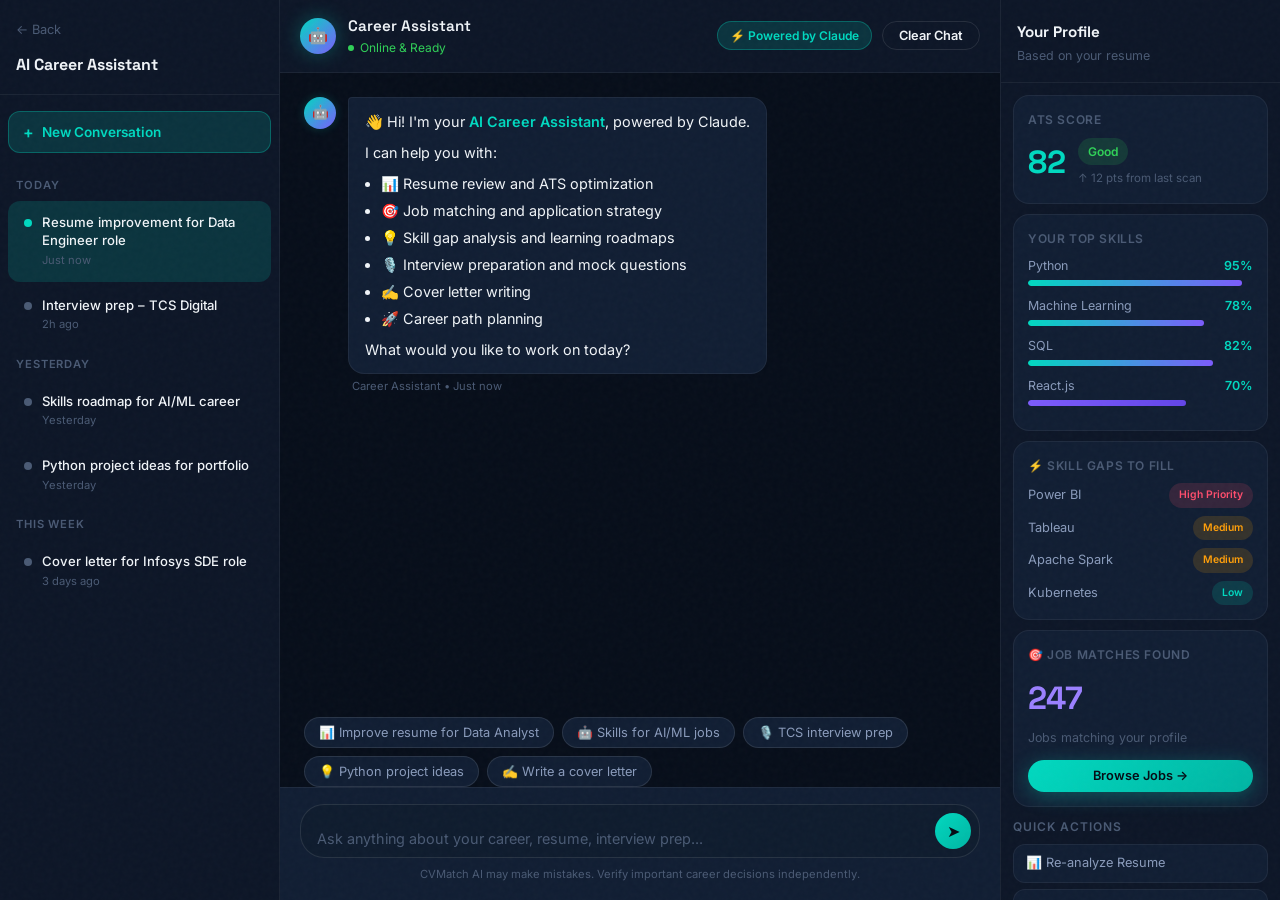
<file: frontend/pages/chatbot.html>
<!DOCTYPE html>
<html lang="en">
<head>
  <meta charset="UTF-8">
  <meta name="viewport" content="width=device-width, initial-scale=1.0">
  <title>AI Career Assistant – CVMatch</title>
  <link rel="stylesheet" href="../css/styles.css">
  <style>
    body { overflow: hidden; }
    .chatbot-layout {
      display: grid;
      grid-template-columns: 280px 1fr 280px;
      height: 100vh;
    }
    .chat-sidebar-left {
      background: var(--bg-surface);
      border-right: 1px solid var(--border-subtle);
      display: flex;
      flex-direction: column;
      overflow: hidden;
    }
    .chat-sidebar-right {
      background: var(--bg-surface);
      border-left: 1px solid var(--border-subtle);
      display: flex;
      flex-direction: column;
      overflow-y: auto;
    }
    .sidebar-header {
      padding: 20px 16px 16px;
      border-bottom: 1px solid var(--border-subtle);
    }
    .chat-history-item {
      display: flex;
      align-items: flex-start;
      gap: 10px;
      padding: 12px 16px;
      border-radius: var(--radius-md);
      margin: 2px 8px;
      cursor: pointer;
      transition: var(--transition-fast);
    }
    .chat-history-item:hover { background: var(--bg-elevated); }
    .chat-history-item.active { background: var(--primary-glow); }
    .chat-history-dot {
      width: 8px; height: 8px; border-radius: 50%;
      background: var(--text-muted);
      margin-top: 6px; flex-shrink: 0;
    }
    .chat-history-item.active .chat-history-dot { background: var(--primary); }
    .chat-history-title { font-size: 0.82rem; font-weight: 500; line-height: 1.4; }
    .chat-history-time { font-size: 0.7rem; color: var(--text-muted); margin-top: 2px; }
    .chat-main { display: flex; flex-direction: column; background: var(--bg-base); }
    .chat-topbar {
      display: flex; align-items: center; justify-content: space-between;
      padding: 14px 20px;
      border-bottom: 1px solid var(--border-subtle);
      background: var(--bg-surface);
    }
    .message-content { width: 100%; }
    .message-content p { margin-bottom: 8px; }
    .message-content p:last-child { margin-bottom: 0; }
    .message-content strong { color: var(--primary); font-weight: 600; }
    .message-content ul { margin: 8px 0 8px 16px; }
    .message-content li { margin-bottom: 4px; font-size: 0.9rem; }
    .message-content code {
      background: var(--bg-elevated);
      border: 1px solid var(--border-soft);
      border-radius: 4px;
      padding: 2px 6px;
      font-size: 0.82rem;
      font-family: monospace;
      color: var(--primary);
    }
    .suggestion-chips {
      display: flex; flex-wrap: wrap; gap: 8px;
      padding: 12px 24px 0;
    }
    .chip {
      background: var(--bg-elevated);
      border: 1px solid var(--border-soft);
      border-radius: var(--radius-full);
      padding: 7px 14px;
      font-size: 0.8rem;
      color: var(--text-secondary);
      cursor: pointer;
      transition: var(--transition-fast);
      white-space: nowrap;
    }
    .chip:hover {
      background: var(--primary-glow);
      border-color: var(--border-accent);
      color: var(--primary);
    }
    .insight-card {
      background: var(--bg-elevated);
      border: 1px solid var(--border-subtle);
      border-radius: var(--radius-lg);
      padding: 14px;
      margin: 0 12px 10px;
    }
    .insight-card-title {
      font-size: 0.75rem; font-weight: 600;
      color: var(--text-muted); margin-bottom: 8px;
      text-transform: uppercase; letter-spacing: 0.05em;
    }
    .skill-bar-item { margin-bottom: 10px; }
    .skill-bar-label { display: flex; justify-content: space-between; font-size: 0.75rem; margin-bottom: 4px; }
    .send-btn {
      width: 36px; height: 36px; border-radius: 50%;
      background: linear-gradient(135deg, var(--primary), var(--primary-dark));
      border: none; color: var(--text-on-primary);
      display: flex; align-items: center; justify-content: center;
      font-size: 1rem; cursor: pointer; flex-shrink: 0;
      transition: var(--transition-fast);
    }
    .send-btn:hover { transform: scale(1.08); box-shadow: 0 0 16px rgba(0,217,192,0.4); }
    .send-btn:disabled { opacity: 0.4; cursor: not-allowed; transform: none; }
    .model-badge {
      display: inline-flex; align-items: center; gap: 6px;
      background: var(--primary-glow);
      border: 1px solid var(--border-accent);
      border-radius: var(--radius-full);
      padding: 4px 12px;
      font-size: 0.75rem; font-weight: 600; color: var(--primary);
    }
    .new-chat-btn {
      display: flex; align-items: center; gap: 8px;
      width: calc(100% - 16px); margin: 8px;
      padding: 10px 14px;
      background: var(--primary-glow);
      border: 1px solid var(--border-accent);
      border-radius: var(--radius-md);
      color: var(--primary); font-size: 0.85rem; font-weight: 600;
      cursor: pointer; transition: var(--transition-fast);
    }
    .new-chat-btn:hover { background: var(--primary); color: var(--text-on-primary); }
  </style>
</head>
<body>
  <div class="chatbot-layout">

    <!-- LEFT SIDEBAR: History -->
    <div class="chat-sidebar-left">
      <div class="sidebar-header">
        <a href="../index.html" style="color:var(--text-muted);font-size:0.8rem;display:block;margin-bottom:12px;">← Back</a>
        <div style="font-family:var(--font-display);font-weight:700;font-size:1rem;">AI Career Assistant</div>
      </div>
      <div style="padding:8px 0;">
        <button class="new-chat-btn" onclick="startNewChat()">
          <span style="font-size:1rem;">+</span> New Conversation
        </button>
      </div>
      <div style="padding:8px 16px 4px;font-size:0.7rem;font-weight:600;color:var(--text-muted);text-transform:uppercase;letter-spacing:0.08em;">Today</div>
      <div style="overflow-y:auto;flex:1;">
        <div class="chat-history-item active">
          <div class="chat-history-dot"></div>
          <div>
            <div class="chat-history-title">Resume improvement for Data Engineer role</div>
            <div class="chat-history-time">Just now</div>
          </div>
        </div>
        <div class="chat-history-item">
          <div class="chat-history-dot"></div>
          <div>
            <div class="chat-history-title">Interview prep – TCS Digital</div>
            <div class="chat-history-time">2h ago</div>
          </div>
        </div>
        <div style="padding:8px 16px 4px;font-size:0.7rem;font-weight:600;color:var(--text-muted);text-transform:uppercase;letter-spacing:0.08em;">Yesterday</div>
        <div class="chat-history-item">
          <div class="chat-history-dot"></div>
          <div>
            <div class="chat-history-title">Skills roadmap for AI/ML career</div>
            <div class="chat-history-time">Yesterday</div>
          </div>
        </div>
        <div class="chat-history-item">
          <div class="chat-history-dot"></div>
          <div>
            <div class="chat-history-title">Python project ideas for portfolio</div>
            <div class="chat-history-time">Yesterday</div>
          </div>
        </div>
        <div style="padding:8px 16px 4px;font-size:0.7rem;font-weight:600;color:var(--text-muted);text-transform:uppercase;letter-spacing:0.08em;">This Week</div>
        <div class="chat-history-item">
          <div class="chat-history-dot"></div>
          <div>
            <div class="chat-history-title">Cover letter for Infosys SDE role</div>
            <div class="chat-history-time">3 days ago</div>
          </div>
        </div>
      </div>
    </div>

    <!-- CENTER: Chat -->
    <div class="chat-main">
      <!-- Top Bar -->
      <div class="chat-topbar">
        <div style="display:flex;align-items:center;gap:12px;">
          <div class="ai-avatar" style="width:36px;height:36px;font-size:1rem;">🤖</div>
          <div>
            <div style="font-family:var(--font-display);font-weight:600;font-size:0.95rem;">Career Assistant</div>
            <div class="ai-status"><div class="ai-status-dot"></div>Online & Ready</div>
          </div>
        </div>
        <div style="display:flex;align-items:center;gap:10px;">
          <div class="model-badge">⚡ Powered by Claude</div>
          <button class="btn btn-secondary btn-sm" onclick="clearChat()">Clear Chat</button>
        </div>
      </div>

      <!-- Messages -->
      <div class="chat-messages" id="chatMessages">
        <!-- Welcome Message -->
        <div class="message message-ai">
          <div class="message-avatar">🤖</div>
          <div>
            <div class="message-bubble">
              <div class="message-content">
                <p>👋 Hi! I'm your <strong>AI Career Assistant</strong>, powered by Claude.</p>
                <p>I can help you with:</p>
                <ul>
                  <li>📊 Resume review and ATS optimization</li>
                  <li>🎯 Job matching and application strategy</li>
                  <li>💡 Skill gap analysis and learning roadmaps</li>
                  <li>🎙️ Interview preparation and mock questions</li>
                  <li>✍️ Cover letter writing</li>
                  <li>🚀 Career path planning</li>
                </ul>
                <p>What would you like to work on today?</p>
              </div>
            </div>
            <div style="font-size:0.7rem;color:var(--text-muted);margin-top:4px;padding-left:4px;">Career Assistant • Just now</div>
          </div>
        </div>
      </div>

      <!-- Quick Prompts -->
      <div class="suggestion-chips" id="quickChips">
        <button class="chip" onclick="sendQuick('How can I improve my resume for a Data Analyst role?')">📊 Improve resume for Data Analyst</button>
        <button class="chip" onclick="sendQuick('What skills should I learn for AI/ML jobs in 2025?')">🤖 Skills for AI/ML jobs</button>
        <button class="chip" onclick="sendQuick('Prepare me for a TCS interview with common questions.')">🎙️ TCS interview prep</button>
        <button class="chip" onclick="sendQuick('Suggest 5 impressive Python projects for my portfolio.')">💡 Python project ideas</button>
        <button class="chip" onclick="sendQuick('Write a cover letter for a Software Engineer internship.')">✍️ Write a cover letter</button>
      </div>

      <!-- Input Area -->
      <div class="chat-input-area">
        <div class="chat-input-wrapper">
          <textarea class="chat-input" id="chatInput" rows="1"
            placeholder="Ask anything about your career, resume, interview prep..."
            onkeydown="handleKey(event)" oninput="autoResize(this)"></textarea>
          <button class="send-btn" id="sendBtn" onclick="sendMessage()">➤</button>
        </div>
        <div style="text-align:center;margin-top:8px;font-size:0.7rem;color:var(--text-muted);">
          CVMatch AI may make mistakes. Verify important career decisions independently.
        </div>
      </div>
    </div>

    <!-- RIGHT SIDEBAR: Insights -->
    <div class="chat-sidebar-right">
      <div class="sidebar-header">
        <div style="font-family:var(--font-display);font-weight:700;font-size:0.95rem;">Your Profile</div>
        <div style="color:var(--text-muted);font-size:0.78rem;margin-top:2px;">Based on your resume</div>
      </div>

      <!-- Resume Score -->
      <div class="insight-card" style="margin-top:12px;">
        <div class="insight-card-title">ATS Score</div>
        <div style="display:flex;align-items:center;gap:12px;">
          <div style="font-family:var(--font-display);font-size:2rem;font-weight:800;color:var(--primary);">82</div>
          <div>
            <div class="badge badge-success" style="margin-bottom:4px;">Good</div>
            <div style="font-size:0.72rem;color:var(--text-muted);">↑ 12 pts from last scan</div>
          </div>
        </div>
      </div>

      <!-- Top Skills -->
      <div class="insight-card">
        <div class="insight-card-title">Your Top Skills</div>
        <div class="skill-bar-item">
          <div class="skill-bar-label"><span style="color:var(--text-secondary);font-size:0.78rem;">Python</span><span style="color:var(--primary);font-weight:600;font-size:0.78rem;">95%</span></div>
          <div class="progress-bar"><div class="progress-fill" style="width:95%;"></div></div>
        </div>
        <div class="skill-bar-item">
          <div class="skill-bar-label"><span style="color:var(--text-secondary);font-size:0.78rem;">Machine Learning</span><span style="color:var(--primary);font-weight:600;font-size:0.78rem;">78%</span></div>
          <div class="progress-bar"><div class="progress-fill" style="width:78%;"></div></div>
        </div>
        <div class="skill-bar-item">
          <div class="skill-bar-label"><span style="color:var(--text-secondary);font-size:0.78rem;">SQL</span><span style="color:var(--primary);font-weight:600;font-size:0.78rem;">82%</span></div>
          <div class="progress-bar"><div class="progress-fill" style="width:82%;"></div></div>
        </div>
        <div class="skill-bar-item">
          <div class="skill-bar-label"><span style="color:var(--text-secondary);font-size:0.78rem;">React.js</span><span style="color:var(--primary);font-weight:600;font-size:0.78rem;">70%</span></div>
          <div class="progress-bar"><div class="progress-fill" style="width:70%;background:linear-gradient(90deg,var(--accent),var(--accent-dark));"></div></div>
        </div>
      </div>

      <!-- Skill Gaps -->
      <div class="insight-card">
        <div class="insight-card-title">⚡ Skill Gaps to Fill</div>
        <div style="display:flex;flex-direction:column;gap:8px;">
          <div style="display:flex;align-items:center;justify-content:space-between;">
            <span style="font-size:0.8rem;color:var(--text-secondary);">Power BI</span>
            <span class="badge badge-danger" style="font-size:0.65rem;">High Priority</span>
          </div>
          <div style="display:flex;align-items:center;justify-content:space-between;">
            <span style="font-size:0.8rem;color:var(--text-secondary);">Tableau</span>
            <span class="badge badge-warning" style="font-size:0.65rem;">Medium</span>
          </div>
          <div style="display:flex;align-items:center;justify-content:space-between;">
            <span style="font-size:0.8rem;color:var(--text-secondary);">Apache Spark</span>
            <span class="badge badge-warning" style="font-size:0.65rem;">Medium</span>
          </div>
          <div style="display:flex;align-items:center;justify-content:space-between;">
            <span style="font-size:0.8rem;color:var(--text-secondary);">Kubernetes</span>
            <span class="badge badge-primary" style="font-size:0.65rem;">Low</span>
          </div>
        </div>
      </div>

      <!-- Matched Jobs Counter -->
      <div class="insight-card">
        <div class="insight-card-title">🎯 Job Matches Found</div>
        <div style="font-family:var(--font-display);font-size:2rem;font-weight:800;color:var(--accent-light);margin-bottom:4px;">247</div>
        <div style="font-size:0.78rem;color:var(--text-muted);margin-bottom:12px;">Jobs matching your profile</div>
        <a href="jobs.html" class="btn btn-primary btn-sm" style="width:100%;justify-content:center;">Browse Jobs →</a>
      </div>

      <!-- Quick Actions -->
      <div style="padding:0 12px 12px;">
        <div style="font-size:0.75rem;font-weight:600;color:var(--text-muted);text-transform:uppercase;letter-spacing:0.08em;margin-bottom:8px;">Quick Actions</div>
        <div style="display:flex;flex-direction:column;gap:6px;">
          <a href="analyzer.html" style="display:flex;align-items:center;gap:8px;padding:8px 12px;background:var(--bg-elevated);border:1px solid var(--border-subtle);border-radius:var(--radius-md);color:var(--text-secondary);font-size:0.8rem;transition:var(--transition-fast);" onmouseover="this.style.color='var(--primary)'" onmouseout="this.style.color='var(--text-secondary)'">📊 Re-analyze Resume</a>
          <a href="jobs.html" style="display:flex;align-items:center;gap:8px;padding:8px 12px;background:var(--bg-elevated);border:1px solid var(--border-subtle);border-radius:var(--radius-md);color:var(--text-secondary);font-size:0.8rem;transition:var(--transition-fast);" onmouseover="this.style.color='var(--primary)'" onmouseout="this.style.color='var(--text-secondary)'">🎯 Browse Matched Jobs</a>
          <a href="dashboard.html" style="display:flex;align-items:center;gap:8px;padding:8px 12px;background:var(--bg-elevated);border:1px solid var(--border-subtle);border-radius:var(--radius-md);color:var(--text-secondary);font-size:0.8rem;transition:var(--transition-fast);" onmouseover="this.style.color='var(--primary)'" onmouseout="this.style.color='var(--text-secondary)'">📈 View Dashboard</a>
        </div>
      </div>
    </div>
  </div>

  <script>
    const ANTHROPIC_API_URL = "https://api.anthropic.com/v1/messages";

    const SYSTEM_PROMPT = `You are an expert AI Career Assistant for CVMatch, a career platform for students and professionals in India. You help users with:
- Resume review and ATS optimization
- Job matching strategy and application tips
- Skill gap analysis and learning roadmaps (focus on Indian IT market: TCS, Infosys, Wipro, startups)
- Interview preparation with company-specific tips
- Cover letter writing
- Career path planning for B.Tech/MCA/MBA students

Be concise, actionable, and encouraging. Use bullet points and structure for clarity. When relevant, mention specific platforms like Internshala, Naukri, LinkedIn. Always tailor advice to the Indian job market context where appropriate.`;

    let conversationHistory = [];
    let isTyping = false;

    function autoResize(el) {
      el.style.height = 'auto';
      el.style.height = Math.min(el.scrollHeight, 120) + 'px';
    }

    function handleKey(e) {
      if (e.key === 'Enter' && !e.shiftKey) {
        e.preventDefault();
        sendMessage();
      }
    }

    async function sendMessage() {
      const input = document.getElementById('chatInput');
      const text = input.value.trim();
      if (!text || isTyping) return;

      // Hide quick chips after first message
      document.getElementById('quickChips').style.display = 'none';

      appendMessage('user', text);
      input.value = '';
      input.style.height = 'auto';
      conversationHistory.push({ role: 'user', content: text });

      await streamAIResponse();
    }

    function sendQuick(text) {
      document.getElementById('chatInput').value = text;
      sendMessage();
    }

    function appendMessage(role, content) {
      const container = document.getElementById('chatMessages');
      const div = document.createElement('div');
      div.className = `message message-${role === 'user' ? 'user' : 'ai'}`;

      const now = new Date().toLocaleTimeString([], { hour: '2-digit', minute: '2-digit' });
      const avatar = role === 'user'
        ? `<div class="message-avatar" style="background:var(--bg-elevated);border:1px solid var(--border-soft);">👤</div>`
        : `<div class="message-avatar" style="background:linear-gradient(135deg,var(--primary),var(--accent));">🤖</div>`;

      div.innerHTML = `
        ${avatar}
        <div>
          <div class="message-bubble" id="msg-${Date.now()}">
            <div class="message-content">${formatMessage(content)}</div>
          </div>
          <div style="font-size:0.7rem;color:var(--text-muted);margin-top:4px;padding-left:4px;">${role === 'user' ? 'You' : 'Career Assistant'} • ${now}</div>
        </div>`;

      container.appendChild(div);
      container.scrollTop = container.scrollHeight;
      return div;
    }

    function formatMessage(text) {
      return text
        .replace(/\*\*(.*?)\*\*/g, '<strong>$1</strong>')
        .replace(/`(.*?)`/g, '<code>$1</code>')
        .replace(/^• (.*?)$/gm, '<li>$1</li>')
        .replace(/^- (.*?)$/gm, '<li>$1</li>')
        .replace(/^(\d+)\. (.*?)$/gm, '<li>$2</li>')
        .replace(/<li>/g, '</p><ul><li>').replace(/<\/li>\n<li>/g, '</li><li>')
        .replace(/<\/li>(?!<li>)/g, '</li></ul><p>')
        .replace(/\n\n/g, '</p><p>')
        .replace(/\n/g, '<br>')
        .replace(/^/, '<p>').replace(/$/, '</p>')
        .replace(/<p><\/p>/g, '')
        .replace(/<\/ul><p><\/p>/g, '</ul>');
    }

    function showTypingIndicator() {
      const container = document.getElementById('chatMessages');
      const div = document.createElement('div');
      div.className = 'message message-ai';
      div.id = 'typingIndicator';
      div.innerHTML = `
        <div class="message-avatar" style="background:linear-gradient(135deg,var(--primary),var(--accent));">🤖</div>
        <div class="message-bubble">
          <div class="typing-dots">
            <div class="typing-dot"></div>
            <div class="typing-dot"></div>
            <div class="typing-dot"></div>
          </div>
        </div>`;
      container.appendChild(div);
      container.scrollTop = container.scrollHeight;
    }

    function removeTypingIndicator() {
      const el = document.getElementById('typingIndicator');
      if (el) el.remove();
    }

    async function streamAIResponse() {
      isTyping = true;
      document.getElementById('sendBtn').disabled = true;
      showTypingIndicator();

      try {
        const response = await fetch(ANTHROPIC_API_URL, {
          method: 'POST',
          headers: { 'Content-Type': 'application/json' },
          body: JSON.stringify({
            model: 'claude-sonnet-4-6',
            max_tokens: 1000,
            system: SYSTEM_PROMPT,
            messages: conversationHistory
          })
        });

        const data = await response.json();
        removeTypingIndicator();

        let aiText = '';
        if (data.content && data.content[0]) {
          aiText = data.content[0].text;
        } else {
          aiText = getDemoResponse(conversationHistory[conversationHistory.length - 1].content);
        }

        conversationHistory.push({ role: 'assistant', content: aiText });
        appendMessage('ai', aiText);

      } catch (err) {
        removeTypingIndicator();
        // Use demo response as fallback
        const userMsg = conversationHistory[conversationHistory.length - 1].content;
        const demoResp = getDemoResponse(userMsg);
        conversationHistory.push({ role: 'assistant', content: demoResp });
        appendMessage('ai', demoResp);
      }

      isTyping = false;
      document.getElementById('sendBtn').disabled = false;
    }

    function getDemoResponse(userMessage) {
      const msg = userMessage.toLowerCase();
      if (msg.includes('resume') || msg.includes('ats')) {
        return `**Here's how to improve your resume for ATS systems:**

**Immediate wins (do these first):**
- Add a 2-3 sentence professional summary at the top
- Include exact keywords from the job description in your skills section
- Quantify every achievement: "Improved API performance by 40%" instead of "Improved performance"
- Use standard section headings: Experience, Education, Skills, Projects

**Keyword strategy:**
- Use the exact terminology from the job posting
- Include both acronyms and full forms: "ML (Machine Learning)"
- Add a dedicated "Technical Skills" section with categorized tools

**Format rules:**
- Use a simple, single-column layout
- Avoid tables, text boxes, and headers/footers
- Save as PDF (unless specifically asked for DOCX)

Your current ATS score is **82/100** — a few tweaks can push it to **90+**. Want me to rewrite any specific section?`;
      }
      if (msg.includes('interview') || msg.includes('tcs') || msg.includes('prep')) {
        return `**Interview Preparation Guide:**

**For TCS Digital specifically:**
- **Round 1:** Aptitude + Verbal + Programming (HackerRank) — practice on PrepInsta
- **Round 2:** Technical Interview — focus on DSA, OOP, DBMS, OS concepts
- **Round 3:** Managerial + HR

**Top technical questions to prepare:**
1. Explain OOPS concepts with real examples
2. Write code for: Fibonacci, Palindrome, Linked List reversal
3. Difference between process and thread
4. What is normalization? (1NF, 2NF, 3NF)
5. Explain REST API principles

**Commonly asked HR questions:**
- "Tell me about yourself" — prepare a 2-minute pitch
- "Where do you see yourself in 5 years?"
- "Why TCS?" — mention their learning culture, scale, digital transformation

**Pro tip:** TCS focuses heavily on communication skills. Practice answering clearly and confidently. Want me to do a mock interview with you right now?`;
      }
      if (msg.includes('skill') || msg.includes('learn') || msg.includes('ai') || msg.includes('ml')) {
        return `**Skills Roadmap for AI/ML Roles in 2025:**

**Foundation (Month 1-2):**
- Python (if not already strong) — focus on pandas, numpy, matplotlib
- Statistics & Probability basics
- Git & GitHub for version control

**Core ML (Month 3-4):**
- Scikit-learn for classical ML
- TensorFlow or PyTorch for deep learning
- Kaggle competitions for practice

**Specialization (Month 5-6):**
- **NLP Track:** HuggingFace, LangChain, RAG systems
- **CV Track:** OpenCV, YOLO, image segmentation
- **MLOps Track:** MLflow, Docker, cloud deployment

**Most in-demand skills right now (Indian market):**
1. **LLM fine-tuning** — huge demand at AI startups
2. **RAG (Retrieval Augmented Generation)**
3. **AWS SageMaker / GCP Vertex AI**
4. **SQL + Python combo** — every company wants this

**Free resources:**
- fast.ai (best practical ML course)
- Kaggle Learn (free certifications)
- CS50 AI from Harvard (YouTube)

Want a personalized week-by-week study plan based on your current skills?`;
      }
      if (msg.includes('project') || msg.includes('portfolio')) {
        return `**5 Portfolio Projects That Get You Hired:**

**1. 🤖 AI Resume Screener**
- Build: NLP model that extracts skills from resumes
- Stack: Python, spaCy, FastAPI, React
- Wow factor: Deploy it publicly — recruiters love seeing real apps

**2. 📊 Stock Market Sentiment Analyzer**
- Build: Scrape news → sentiment analysis → price prediction
- Stack: Python, VADER/BERT, yfinance, Streamlit
- Wow factor: Real-time dashboard

**3. 🏥 Disease Prediction System**
- Build: Predict diabetes/heart disease from patient data
- Stack: Scikit-learn, XGBoost, Flask API
- Wow factor: Add explainability (SHAP values)

**4. 💬 RAG-based Q&A Bot**
- Build: Upload PDFs → ask questions → get answers
- Stack: LangChain, ChromaDB, OpenAI/Claude API, Streamlit
- Wow factor: This is literally what companies are building right now

**5. 📈 Sales Dashboard + Forecast**
- Build: Interactive BI dashboard with ML forecasting
- Stack: Python, Plotly Dash, Prophet, PostgreSQL
- Wow factor: Looks professional, useful for any domain

**For each project, make sure to:**
- Write a good README with screenshots
- Host on Hugging Face Spaces or Railway
- Add it to your GitHub AND resume bullet points with metrics

Which one interests you most? I can give you a step-by-step build guide!`;
      }
      return `**Great question!** Here's what I'd suggest:

**Based on your profile (ATS Score: 82/100):**
- Your strongest skills are Python, ML, and SQL — focus on roles that leverage these
- You have 247 job matches — the top ones are Data Analyst and ML Engineer roles
- Adding Power BI would increase your match rate by ~15%

**My recommendation:**
1. Spend 30 minutes polishing your professional summary
2. Apply to your top 10 matched jobs today
3. Practice 2 data structure problems daily

Is there something specific you'd like to deep dive into — resume, interview prep, or skill building?`;
    }

    function startNewChat() {
      conversationHistory = [];
      const container = document.getElementById('chatMessages');
      container.innerHTML = `
        <div class="message message-ai">
          <div class="message-avatar" style="background:linear-gradient(135deg,var(--primary),var(--accent));">🤖</div>
          <div>
            <div class="message-bubble">
              <div class="message-content">
                <p>👋 Starting a new conversation! What career challenge can I help you tackle today?</p>
              </div>
            </div>
          </div>
        </div>`;
      document.getElementById('quickChips').style.display = 'flex';
    }

    function clearChat() { startNewChat(); }
  </script>
</body>
</html>
</file>
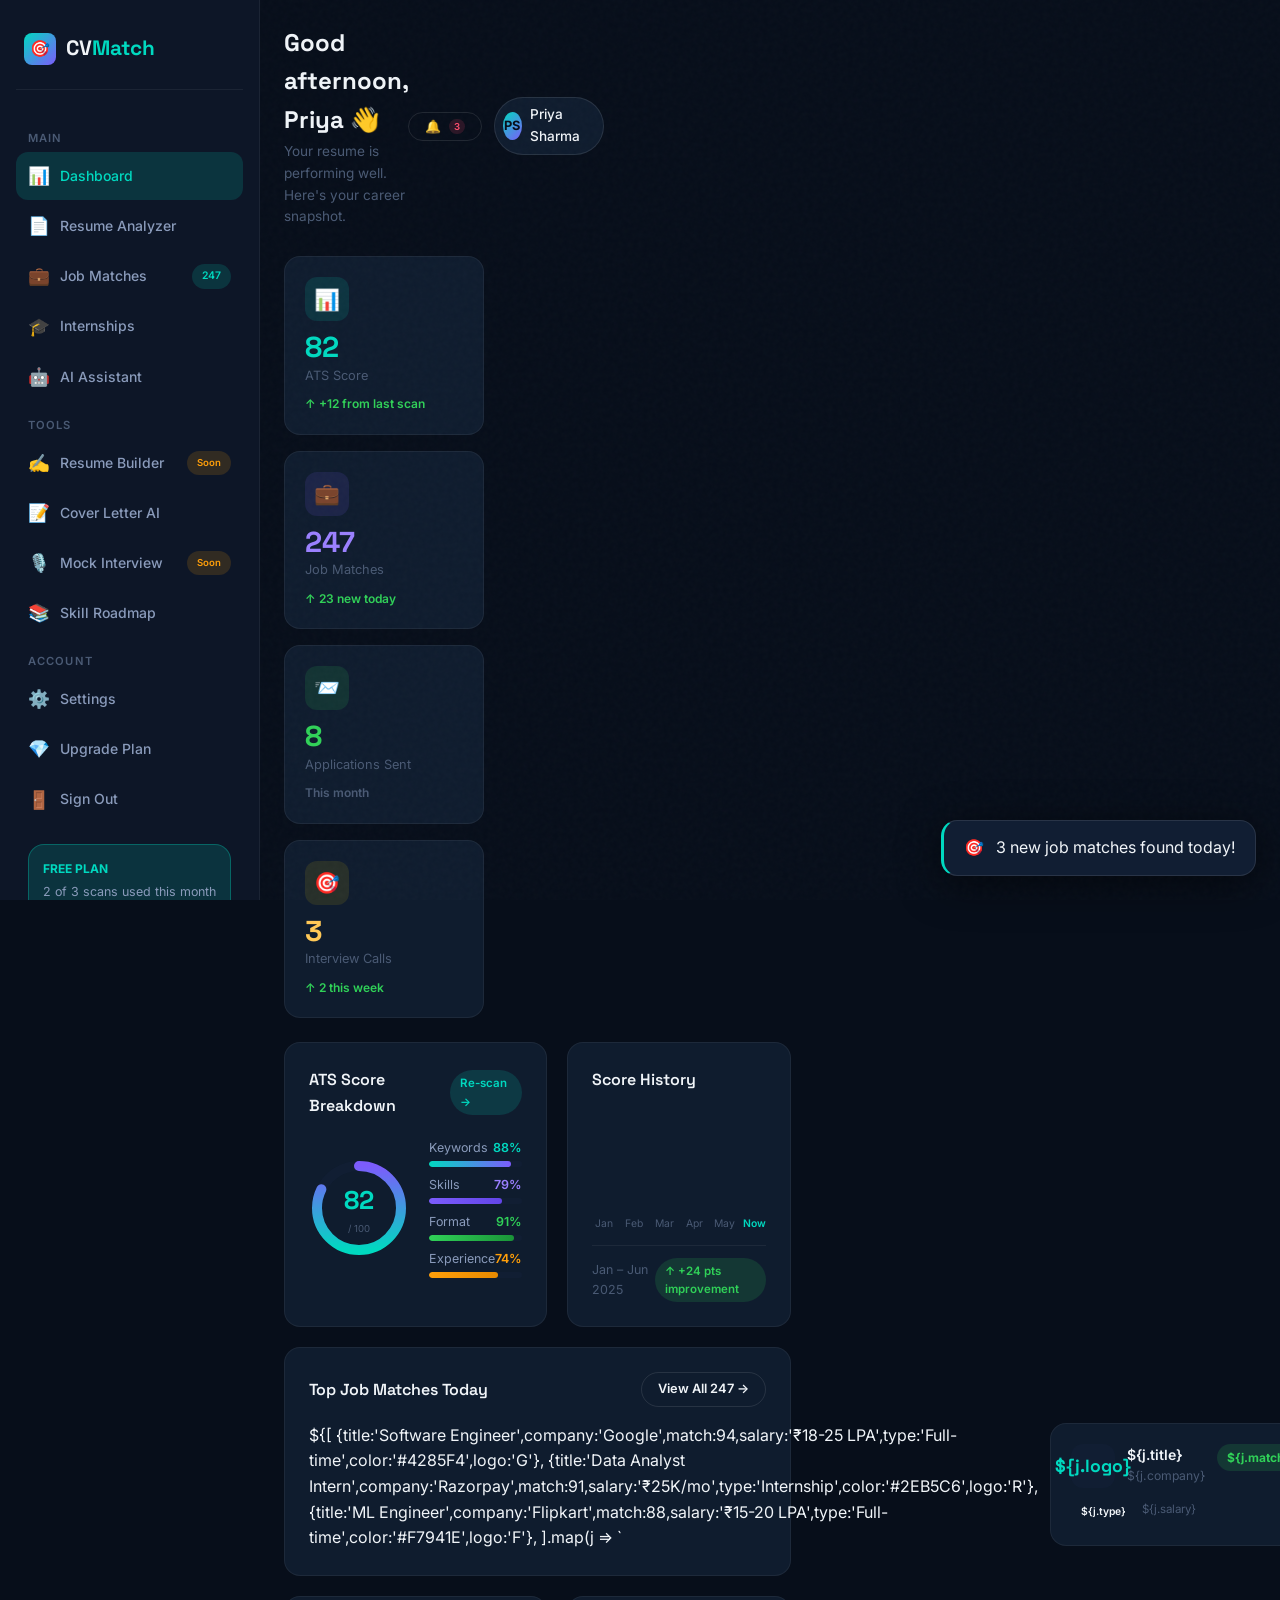
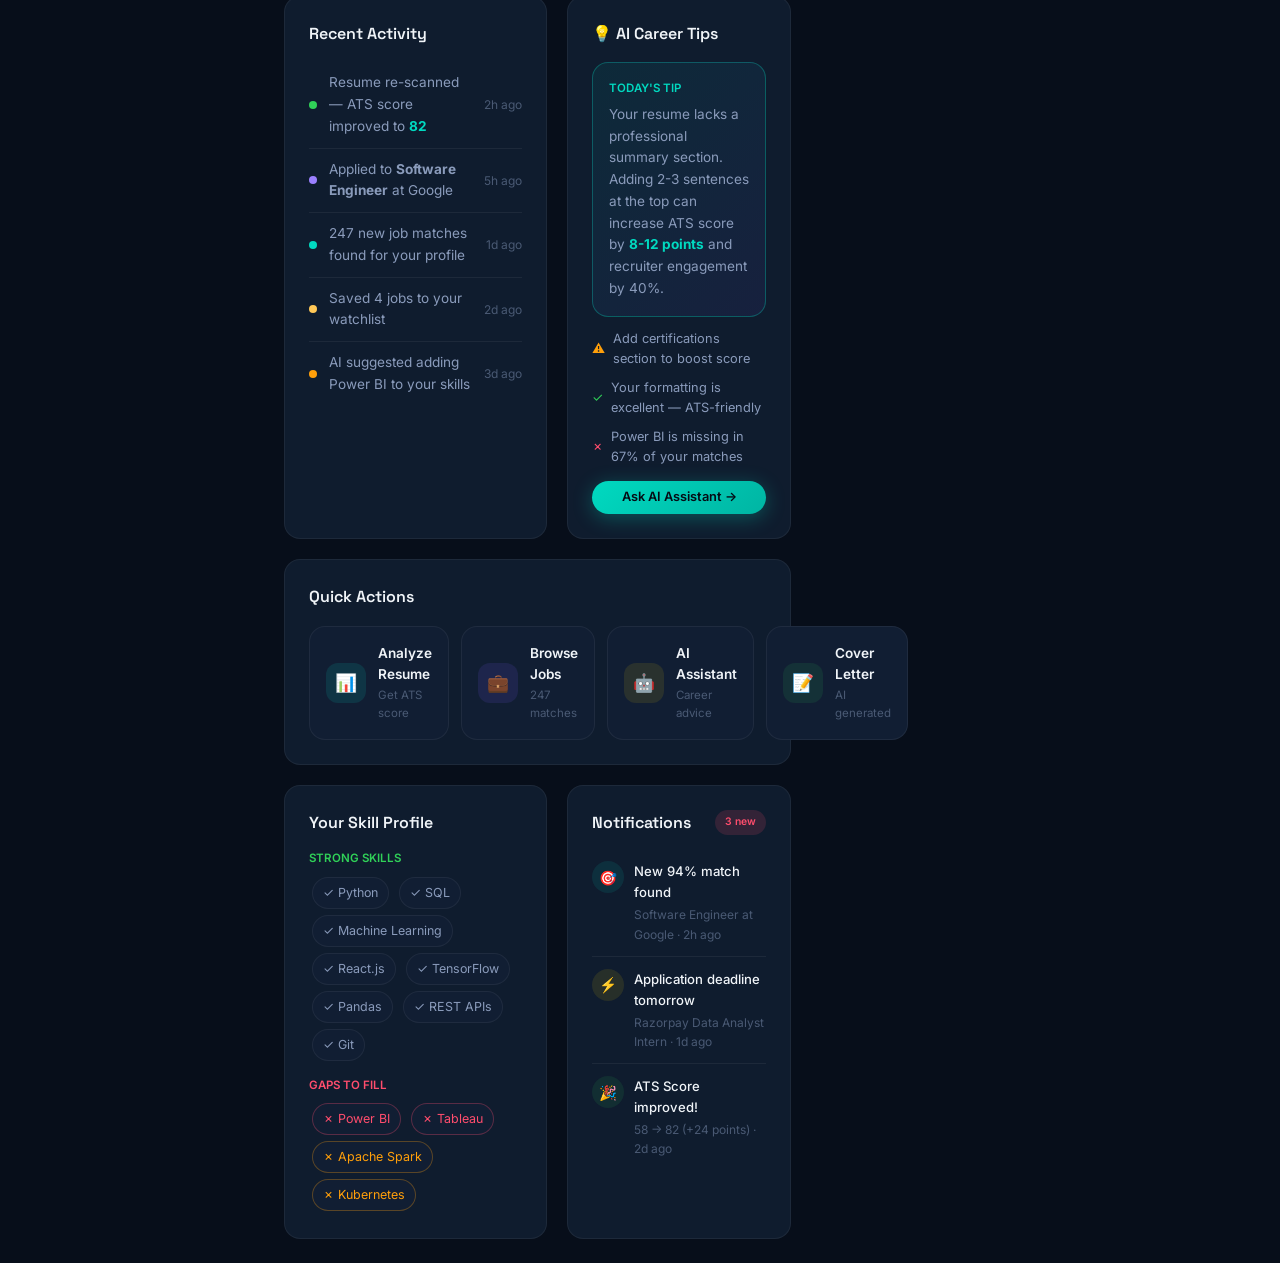
<file: frontend/pages/dashboard.html>
<!DOCTYPE html>
<html lang="en">
<head>
  <meta charset="UTF-8">
  <meta name="viewport" content="width=device-width, initial-scale=1.0">
  <title>Dashboard – CVMatch</title>
  <link rel="stylesheet" href="../css/styles.css">
  <style>
    body { background: var(--bg-base); }
    .dashboard-grid { display: grid; grid-template-columns: 260px 1fr; min-height: 100vh; }
    .topbar { display: flex; align-items: center; justify-content: space-between; margin-bottom: 28px; }
    .welcome-text { font-family: var(--font-display); font-size: 1.5rem; font-weight: 700; }
    .welcome-sub { color: var(--text-muted); font-size: 0.85rem; margin-top: 2px; }
    .content-grid { display: grid; grid-template-columns: 1fr 1fr; gap: 20px; }
    .col-full { grid-column: 1/-1; }
    .activity-item { display: flex; align-items: center; gap: 12px; padding: 10px 0; border-bottom: 1px solid var(--border-subtle); }
    .activity-item:last-child { border-bottom: none; }
    .activity-dot { width: 8px; height: 8px; border-radius: 50%; flex-shrink: 0; }
    .activity-text { font-size: 0.85rem; color: var(--text-secondary); flex: 1; }
    .activity-time { font-size: 0.75rem; color: var(--text-muted); white-space: nowrap; }
    .chart-bar-container { display: flex; align-items: flex-end; gap: 6px; height: 120px; }
    .chart-bar { flex: 1; border-radius: 4px 4px 0 0; min-width: 24px; transition: opacity var(--transition-fast); cursor: pointer; position: relative; }
    .chart-bar:hover { opacity: 0.8; }
    .chart-label { font-size: 0.65rem; color: var(--text-muted); text-align: center; margin-top: 4px; }
    .quick-action { background: var(--bg-elevated); border: 1px solid var(--border-subtle); border-radius: var(--radius-lg); padding: 16px; display: flex; align-items: center; gap: 12px; cursor: pointer; transition: all var(--transition-fast); text-decoration: none; color: inherit; }
    .quick-action:hover { border-color: var(--border-accent); background: var(--primary-glow); transform: translateY(-2px); }
    .quick-action-icon { width: 40px; height: 40px; border-radius: var(--radius-md); display: flex; align-items: center; justify-content: center; font-size: 1.1rem; flex-shrink: 0; }
    .tip-card { background: linear-gradient(135deg, rgba(0,217,192,0.08), rgba(124,92,252,0.08)); border: 1px solid var(--border-accent); border-radius: var(--radius-lg); padding: 16px; }
    .notification-item { display: flex; gap: 10px; padding: 12px 0; border-bottom: 1px solid var(--border-subtle); }
    .notification-item:last-child { border-bottom: none; }
    .notif-icon { width: 32px; height: 32px; border-radius: 50%; display: flex; align-items: center; justify-content: center; font-size: 0.9rem; flex-shrink: 0; }
    .skill-chip { display: inline-flex; align-items: center; gap: 6px; padding: 5px 10px; background: var(--bg-elevated); border: 1px solid var(--border-subtle); border-radius: var(--radius-full); font-size: 0.78rem; color: var(--text-secondary); margin: 3px; }
    .donut-container { position: relative; display: inline-flex; align-items: center; justify-content: center; }
    .donut-label { position: absolute; text-align: center; }
    .circular-progress { transform: rotate(-90deg); }
  </style>
</head>
<body>
  <div class="dashboard-grid">
    <!-- Sidebar -->
    <div class="sidebar">
      <div class="sidebar-logo">
        <div class="logo-badge">🎯</div>
        <span>CV<span style="color:var(--primary);">Match</span></span>
      </div>
      <div class="sidebar-section-label">Main</div>
      <ul class="sidebar-nav">
        <li class="sidebar-nav-item">
          <a href="dashboard.html" class="active">
            <span class="nav-icon">📊</span> Dashboard
          </a>
        </li>
        <li class="sidebar-nav-item">
          <a href="analyzer.html">
            <span class="nav-icon">📄</span> Resume Analyzer
          </a>
        </li>
        <li class="sidebar-nav-item">
          <a href="jobs.html">
            <span class="nav-icon">💼</span> Job Matches
            <span class="badge badge-primary" style="margin-left:auto;font-size:0.65rem;">247</span>
          </a>
        </li>
        <li class="sidebar-nav-item">
          <a href="jobs.html?type=internship">
            <span class="nav-icon">🎓</span> Internships
          </a>
        </li>
        <li class="sidebar-nav-item">
          <a href="chatbot.html">
            <span class="nav-icon">🤖</span> AI Assistant
          </a>
        </li>
      </ul>
      <div class="sidebar-section-label">Tools</div>
      <ul class="sidebar-nav">
        <li class="sidebar-nav-item">
          <a href="#">
            <span class="nav-icon">✍️</span> Resume Builder
            <span class="badge badge-warning" style="margin-left:auto;font-size:0.6rem;">Soon</span>
          </a>
        </li>
        <li class="sidebar-nav-item">
          <a href="#">
            <span class="nav-icon">📝</span> Cover Letter AI
          </a>
        </li>
        <li class="sidebar-nav-item">
          <a href="#">
            <span class="nav-icon">🎙️</span> Mock Interview
            <span class="badge badge-warning" style="margin-left:auto;font-size:0.6rem;">Soon</span>
          </a>
        </li>
        <li class="sidebar-nav-item">
          <a href="#">
            <span class="nav-icon">📚</span> Skill Roadmap
          </a>
        </li>
      </ul>
      <div class="sidebar-section-label" style="margin-top:auto;">Account</div>
      <ul class="sidebar-nav">
        <li class="sidebar-nav-item">
          <a href="#">
            <span class="nav-icon">⚙️</span> Settings
          </a>
        </li>
        <li class="sidebar-nav-item">
          <a href="#">
            <span class="nav-icon">💎</span> Upgrade Plan
          </a>
        </li>
        <li class="sidebar-nav-item">
          <a href="../index.html">
            <span class="nav-icon">🚪</span> Sign Out
          </a>
        </li>
      </ul>

      <!-- Plan Badge -->
      <div style="margin:20px 12px 0;background:var(--primary-glow);border:1px solid var(--border-accent);border-radius:var(--radius-lg);padding:14px;">
        <div style="font-size:0.75rem;font-weight:700;color:var(--primary);margin-bottom:4px;">FREE PLAN</div>
        <div style="font-size:0.78rem;color:var(--text-secondary);margin-bottom:10px;">2 of 3 scans used this month</div>
        <div class="progress-bar" style="margin-bottom:10px;"><div class="progress-fill" style="width:66%;"></div></div>
        <a href="#" class="btn btn-primary btn-sm" style="width:100%;justify-content:center;font-size:0.78rem;">Upgrade to Premium</a>
      </div>
    </div>

    <!-- Main Content -->
    <div class="main-content">
      <!-- Topbar -->
      <div class="topbar">
        <div>
          <div class="welcome-text">Good afternoon, Priya 👋</div>
          <div class="welcome-sub">Your resume is performing well. Here's your career snapshot.</div>
        </div>
        <div style="display:flex;align-items:center;gap:12px;">
          <button class="btn btn-secondary btn-sm">🔔 <span class="badge badge-danger" style="font-size:0.6rem;padding:2px 5px;">3</span></button>
          <div style="display:flex;align-items:center;gap:8px;background:var(--bg-card);border:1px solid var(--border-soft);border-radius:var(--radius-full);padding:6px 14px 6px 8px;">
            <div style="width:28px;height:28px;border-radius:50%;background:linear-gradient(135deg,var(--primary),var(--accent));display:flex;align-items:center;justify-content:center;font-size:0.8rem;font-weight:700;color:var(--bg-base);">PS</div>
            <span style="font-size:0.85rem;font-weight:500;">Priya Sharma</span>
          </div>
        </div>
      </div>

      <!-- Stats Grid -->
      <div class="stats-grid" style="margin-bottom:24px;">
        <div class="stat-card">
          <div class="stat-card-icon" style="background:rgba(0,217,192,0.12);">📊</div>
          <div class="stat-card-value" style="color:var(--primary);">82</div>
          <div class="stat-card-label">ATS Score</div>
          <div class="stat-card-change change-up">↑ +12 from last scan</div>
        </div>
        <div class="stat-card">
          <div class="stat-card-icon" style="background:rgba(124,92,252,0.12);">💼</div>
          <div class="stat-card-value" style="color:var(--accent-light);">247</div>
          <div class="stat-card-label">Job Matches</div>
          <div class="stat-card-change change-up">↑ 23 new today</div>
        </div>
        <div class="stat-card">
          <div class="stat-card-icon" style="background:rgba(48,209,88,0.12);">📨</div>
          <div class="stat-card-value" style="color:var(--success);">8</div>
          <div class="stat-card-label">Applications Sent</div>
          <div class="stat-card-change" style="color:var(--text-muted);">This month</div>
        </div>
        <div class="stat-card">
          <div class="stat-card-icon" style="background:rgba(255,215,0,0.1);">🎯</div>
          <div class="stat-card-value" style="color:var(--gold-soft);">3</div>
          <div class="stat-card-label">Interview Calls</div>
          <div class="stat-card-change change-up">↑ 2 this week</div>
        </div>
      </div>

      <div class="content-grid">
        <!-- ATS Score Breakdown -->
        <div class="card" style="background:var(--bg-card);">
          <div style="display:flex;justify-content:space-between;align-items:center;margin-bottom:20px;">
            <div style="font-family:var(--font-display);font-weight:600;">ATS Score Breakdown</div>
            <a href="analyzer.html" class="badge badge-primary" style="cursor:pointer;font-size:0.72rem;text-decoration:none;">Re-scan →</a>
          </div>
          <!-- Donut Chart -->
          <div style="display:flex;align-items:center;gap:20px;">
            <div class="donut-container">
              <svg width="100" height="100" class="circular-progress">
                <circle cx="50" cy="50" r="42" fill="none" stroke="var(--bg-elevated)" stroke-width="10"/>
                <circle cx="50" cy="50" r="42" fill="none" stroke="url(#dash1)" stroke-width="10"
                  stroke-dasharray="264" stroke-dashoffset="47" stroke-linecap="round"/>
                <defs><linearGradient id="dash1" x1="0%" y1="0%" x2="100%" y2="0%"><stop offset="0%" stop-color="#00D9C0"/><stop offset="100%" stop-color="#7C5CFC"/></linearGradient></defs>
              </svg>
              <div class="donut-label">
                <div style="font-family:var(--font-display);font-size:1.6rem;font-weight:800;color:var(--primary);">82</div>
                <div style="font-size:0.6rem;color:var(--text-muted);">/ 100</div>
              </div>
            </div>
            <div style="flex:1;display:flex;flex-direction:column;gap:8px;">
              <div>
                <div style="display:flex;justify-content:space-between;font-size:0.78rem;margin-bottom:3px;"><span style="color:var(--text-secondary);">Keywords</span><span style="color:var(--primary);font-weight:600;">88%</span></div>
                <div class="progress-bar"><div class="progress-fill" style="width:88%;"></div></div>
              </div>
              <div>
                <div style="display:flex;justify-content:space-between;font-size:0.78rem;margin-bottom:3px;"><span style="color:var(--text-secondary);">Skills</span><span style="color:var(--accent-light);font-weight:600;">79%</span></div>
                <div class="progress-bar"><div class="progress-fill" style="width:79%;background:linear-gradient(90deg,var(--accent),var(--accent-dark));"></div></div>
              </div>
              <div>
                <div style="display:flex;justify-content:space-between;font-size:0.78rem;margin-bottom:3px;"><span style="color:var(--text-secondary);">Format</span><span style="color:var(--success);font-weight:600;">91%</span></div>
                <div class="progress-bar"><div class="progress-fill" style="width:91%;background:linear-gradient(90deg,var(--success),#1A9438);"></div></div>
              </div>
              <div>
                <div style="display:flex;justify-content:space-between;font-size:0.78rem;margin-bottom:3px;"><span style="color:var(--text-secondary);">Experience</span><span style="color:var(--warning);font-weight:600;">74%</span></div>
                <div class="progress-bar"><div class="progress-fill" style="width:74%;background:linear-gradient(90deg,var(--warning),#E88A00);"></div></div>
              </div>
            </div>
          </div>
        </div>

        <!-- ATS History Chart -->
        <div class="card" style="background:var(--bg-card);">
          <div style="font-family:var(--font-display);font-weight:600;margin-bottom:20px;">Score History</div>
          <div class="chart-bar-container">
            <div style="display:flex;flex-direction:column;align-items:center;">
              <div class="chart-bar" style="height:42%;background:linear-gradient(180deg,var(--accent-light),var(--accent));opacity:0.6;" title="58"></div>
              <div class="chart-label">Jan</div>
            </div>
            <div style="display:flex;flex-direction:column;align-items:center;">
              <div class="chart-bar" style="height:56%;background:linear-gradient(180deg,var(--accent-light),var(--accent));opacity:0.7;" title="63"></div>
              <div class="chart-label">Feb</div>
            </div>
            <div style="display:flex;flex-direction:column;align-items:center;">
              <div class="chart-bar" style="height:62%;background:linear-gradient(180deg,var(--accent-light),var(--accent));opacity:0.75;" title="68"></div>
              <div class="chart-label">Mar</div>
            </div>
            <div style="display:flex;flex-direction:column;align-items:center;">
              <div class="chart-bar" style="height:68%;background:linear-gradient(180deg,var(--accent-light),var(--accent));opacity:0.8;" title="71"></div>
              <div class="chart-label">Apr</div>
            </div>
            <div style="display:flex;flex-direction:column;align-items:center;">
              <div class="chart-bar" style="height:73%;background:linear-gradient(180deg,var(--accent-light),var(--accent));opacity:0.85;" title="74"></div>
              <div class="chart-label">May</div>
            </div>
            <div style="display:flex;flex-direction:column;align-items:center;">
              <div class="chart-bar" style="height:82%;background:linear-gradient(180deg,var(--primary-light),var(--primary));" title="82"></div>
              <div class="chart-label" style="color:var(--primary);font-weight:600;">Now</div>
            </div>
          </div>
          <div style="display:flex;justify-content:space-between;align-items:center;margin-top:12px;padding-top:12px;border-top:1px solid var(--border-subtle);">
            <div style="font-size:0.78rem;color:var(--text-muted);">Jan – Jun 2025</div>
            <div class="badge badge-success change-up" style="font-size:0.72rem;">↑ +24 pts improvement</div>
          </div>
        </div>

        <!-- Top Job Matches Preview -->
        <div class="card col-full" style="background:var(--bg-card);">
          <div style="display:flex;justify-content:space-between;align-items:center;margin-bottom:16px;">
            <div style="font-family:var(--font-display);font-weight:600;">Top Job Matches Today</div>
            <a href="jobs.html" class="btn btn-secondary btn-sm">View All 247 →</a>
          </div>
          <div style="display:grid;grid-template-columns:repeat(3,1fr);gap:12px;">
            ${[
              {title:'Software Engineer',company:'Google',match:94,salary:'₹18-25 LPA',type:'Full-time',color:'#4285F4',logo:'G'},
              {title:'Data Analyst Intern',company:'Razorpay',match:91,salary:'₹25K/mo',type:'Internship',color:'#2EB5C6',logo:'R'},
              {title:'ML Engineer',company:'Flipkart',match:88,salary:'₹15-20 LPA',type:'Full-time',color:'#F7941E',logo:'F'},
            ].map(j => `
              <a href="jobs.html" style="text-decoration:none;">
                <div class="job-card">
                  <div class="job-card-header">
                    <div class="company-logo" style="background:${j.color}22;color:${j.color};">${j.logo}</div>
                    <div style="flex:1;">
                      <div style="font-weight:600;font-size:0.88rem;">${j.title}</div>
                      <div style="color:var(--text-muted);font-size:0.76rem;">${j.company}</div>
                    </div>
                    <div class="match-score-pill match-high">${j.match}%</div>
                  </div>
                  <div style="display:flex;gap:6px;flex-wrap:wrap;">
                    <span class="badge ${j.type === 'Internship' ? 'badge-accent' : 'badge-primary'}" style="font-size:0.65rem;">${j.type}</span>
                    <span style="font-size:0.72rem;color:var(--text-muted);">${j.salary}</span>
                  </div>
                </div>
              </a>`).join('')}
          </div>
        </div>

        <!-- Recent Activity -->
        <div class="card" style="background:var(--bg-card);">
          <div style="font-family:var(--font-display);font-weight:600;margin-bottom:16px;">Recent Activity</div>
          <div class="activity-item">
            <div class="activity-dot" style="background:var(--success);"></div>
            <div class="activity-text">Resume re-scanned — ATS score improved to <strong style="color:var(--primary);">82</strong></div>
            <div class="activity-time">2h ago</div>
          </div>
          <div class="activity-item">
            <div class="activity-dot" style="background:var(--accent-light);"></div>
            <div class="activity-text">Applied to <strong>Software Engineer</strong> at Google</div>
            <div class="activity-time">5h ago</div>
          </div>
          <div class="activity-item">
            <div class="activity-dot" style="background:var(--primary);"></div>
            <div class="activity-text">247 new job matches found for your profile</div>
            <div class="activity-time">1d ago</div>
          </div>
          <div class="activity-item">
            <div class="activity-dot" style="background:var(--gold-soft);"></div>
            <div class="activity-text">Saved 4 jobs to your watchlist</div>
            <div class="activity-time">2d ago</div>
          </div>
          <div class="activity-item">
            <div class="activity-dot" style="background:var(--warning);"></div>
            <div class="activity-text">AI suggested adding Power BI to your skills</div>
            <div class="activity-time">3d ago</div>
          </div>
        </div>

        <!-- AI Tip of the Day -->
        <div class="card" style="background:var(--bg-card);">
          <div style="font-family:var(--font-display);font-weight:600;margin-bottom:16px;">💡 AI Career Tips</div>
          <div class="tip-card" style="margin-bottom:12px;">
            <div style="font-size:0.72rem;color:var(--primary);font-weight:600;margin-bottom:6px;">TODAY'S TIP</div>
            <p style="font-size:0.85rem;color:var(--text-secondary);line-height:1.6;">Your resume lacks a professional summary section. Adding 2-3 sentences at the top can increase ATS score by <strong style="color:var(--primary);">8-12 points</strong> and recruiter engagement by 40%.</p>
          </div>
          <div style="display:flex;flex-direction:column;gap:8px;">
            <div style="display:flex;align-items:center;gap:8px;font-size:0.8rem;color:var(--text-secondary);">
              <span style="color:var(--warning);">⚠</span> Add certifications section to boost score
            </div>
            <div style="display:flex;align-items:center;gap:8px;font-size:0.8rem;color:var(--text-secondary);">
              <span style="color:var(--success);">✓</span> Your formatting is excellent — ATS-friendly
            </div>
            <div style="display:flex;align-items:center;gap:8px;font-size:0.8rem;color:var(--text-secondary);">
              <span style="color:var(--danger);">✗</span> Power BI is missing in 67% of your matches
            </div>
          </div>
          <a href="chatbot.html" class="btn btn-primary btn-sm" style="margin-top:14px;width:100%;justify-content:center;">Ask AI Assistant →</a>
        </div>

        <!-- Quick Actions -->
        <div class="card col-full" style="background:var(--bg-card);">
          <div style="font-family:var(--font-display);font-weight:600;margin-bottom:16px;">Quick Actions</div>
          <div style="display:grid;grid-template-columns:repeat(4,1fr);gap:12px;">
            <a href="analyzer.html" class="quick-action">
              <div class="quick-action-icon" style="background:rgba(0,217,192,0.12);">📊</div>
              <div><div style="font-size:0.85rem;font-weight:600;">Analyze Resume</div><div style="font-size:0.72rem;color:var(--text-muted);">Get ATS score</div></div>
            </a>
            <a href="jobs.html" class="quick-action">
              <div class="quick-action-icon" style="background:rgba(124,92,252,0.12);">💼</div>
              <div><div style="font-size:0.85rem;font-weight:600;">Browse Jobs</div><div style="font-size:0.72rem;color:var(--text-muted);">247 matches</div></div>
            </a>
            <a href="chatbot.html" class="quick-action">
              <div class="quick-action-icon" style="background:rgba(255,215,0,0.1);">🤖</div>
              <div><div style="font-size:0.85rem;font-weight:600;">AI Assistant</div><div style="font-size:0.72rem;color:var(--text-muted);">Career advice</div></div>
            </a>
            <a href="#" class="quick-action">
              <div class="quick-action-icon" style="background:rgba(48,209,88,0.1);">📝</div>
              <div><div style="font-size:0.85rem;font-weight:600;">Cover Letter</div><div style="font-size:0.72rem;color:var(--text-muted);">AI generated</div></div>
            </a>
          </div>
        </div>

        <!-- Detected Skills Cloud -->
        <div class="card" style="background:var(--bg-card);">
          <div style="font-family:var(--font-display);font-weight:600;margin-bottom:14px;">Your Skill Profile</div>
          <div>
            <div style="font-size:0.72rem;color:var(--success);font-weight:600;margin-bottom:6px;">STRONG SKILLS</div>
            <div style="margin-bottom:12px;">
              <span class="skill-chip">✓ Python</span>
              <span class="skill-chip">✓ SQL</span>
              <span class="skill-chip">✓ Machine Learning</span>
              <span class="skill-chip">✓ React.js</span>
              <span class="skill-chip">✓ TensorFlow</span>
              <span class="skill-chip">✓ Pandas</span>
              <span class="skill-chip">✓ REST APIs</span>
              <span class="skill-chip">✓ Git</span>
            </div>
            <div style="font-size:0.72rem;color:var(--danger);font-weight:600;margin-bottom:6px;">GAPS TO FILL</div>
            <div>
              <span class="skill-chip" style="border-color:rgba(255,77,109,0.3);color:var(--danger);">✗ Power BI</span>
              <span class="skill-chip" style="border-color:rgba(255,77,109,0.3);color:var(--danger);">✗ Tableau</span>
              <span class="skill-chip" style="border-color:rgba(255,159,10,0.3);color:var(--warning);">✗ Apache Spark</span>
              <span class="skill-chip" style="border-color:rgba(255,159,10,0.3);color:var(--warning);">✗ Kubernetes</span>
            </div>
          </div>
        </div>

        <!-- Notifications -->
        <div class="card" style="background:var(--bg-card);">
          <div style="display:flex;justify-content:space-between;align-items:center;margin-bottom:14px;">
            <div style="font-family:var(--font-display);font-weight:600;">Notifications</div>
            <span class="badge badge-danger" style="font-size:0.65rem;">3 new</span>
          </div>
          <div class="notification-item">
            <div class="notif-icon" style="background:rgba(0,217,192,0.1);">🎯</div>
            <div>
              <div style="font-size:0.82rem;font-weight:500;margin-bottom:2px;">New 94% match found</div>
              <div style="font-size:0.75rem;color:var(--text-muted);">Software Engineer at Google · 2h ago</div>
            </div>
          </div>
          <div class="notification-item">
            <div class="notif-icon" style="background:rgba(255,215,0,0.1);">⚡</div>
            <div>
              <div style="font-size:0.82rem;font-weight:500;margin-bottom:2px;">Application deadline tomorrow</div>
              <div style="font-size:0.75rem;color:var(--text-muted);">Razorpay Data Analyst Intern · 1d ago</div>
            </div>
          </div>
          <div class="notification-item">
            <div class="notif-icon" style="background:rgba(48,209,88,0.1);">🎉</div>
            <div>
              <div style="font-size:0.82rem;font-weight:500;margin-bottom:2px;">ATS Score improved!</div>
              <div style="font-size:0.75rem;color:var(--text-muted);">58 → 82 (+24 points) · 2d ago</div>
            </div>
          </div>
        </div>
      </div>
    </div>
  </div>

  <div class="toast-container" id="toastContainer"></div>

  <script>
    // Welcome toast
    window.addEventListener('load', () => {
      setTimeout(() => {
        const container = document.getElementById('toastContainer');
        const toast = document.createElement('div');
        toast.className = 'toast toast-info';
        toast.innerHTML = `<span>🎯</span><span>3 new job matches found today!</span>`;
        container.appendChild(toast);
        setTimeout(() => toast.remove(), 4000);
      }, 1000);
    });
  </script>
</body>
</html>
</file>
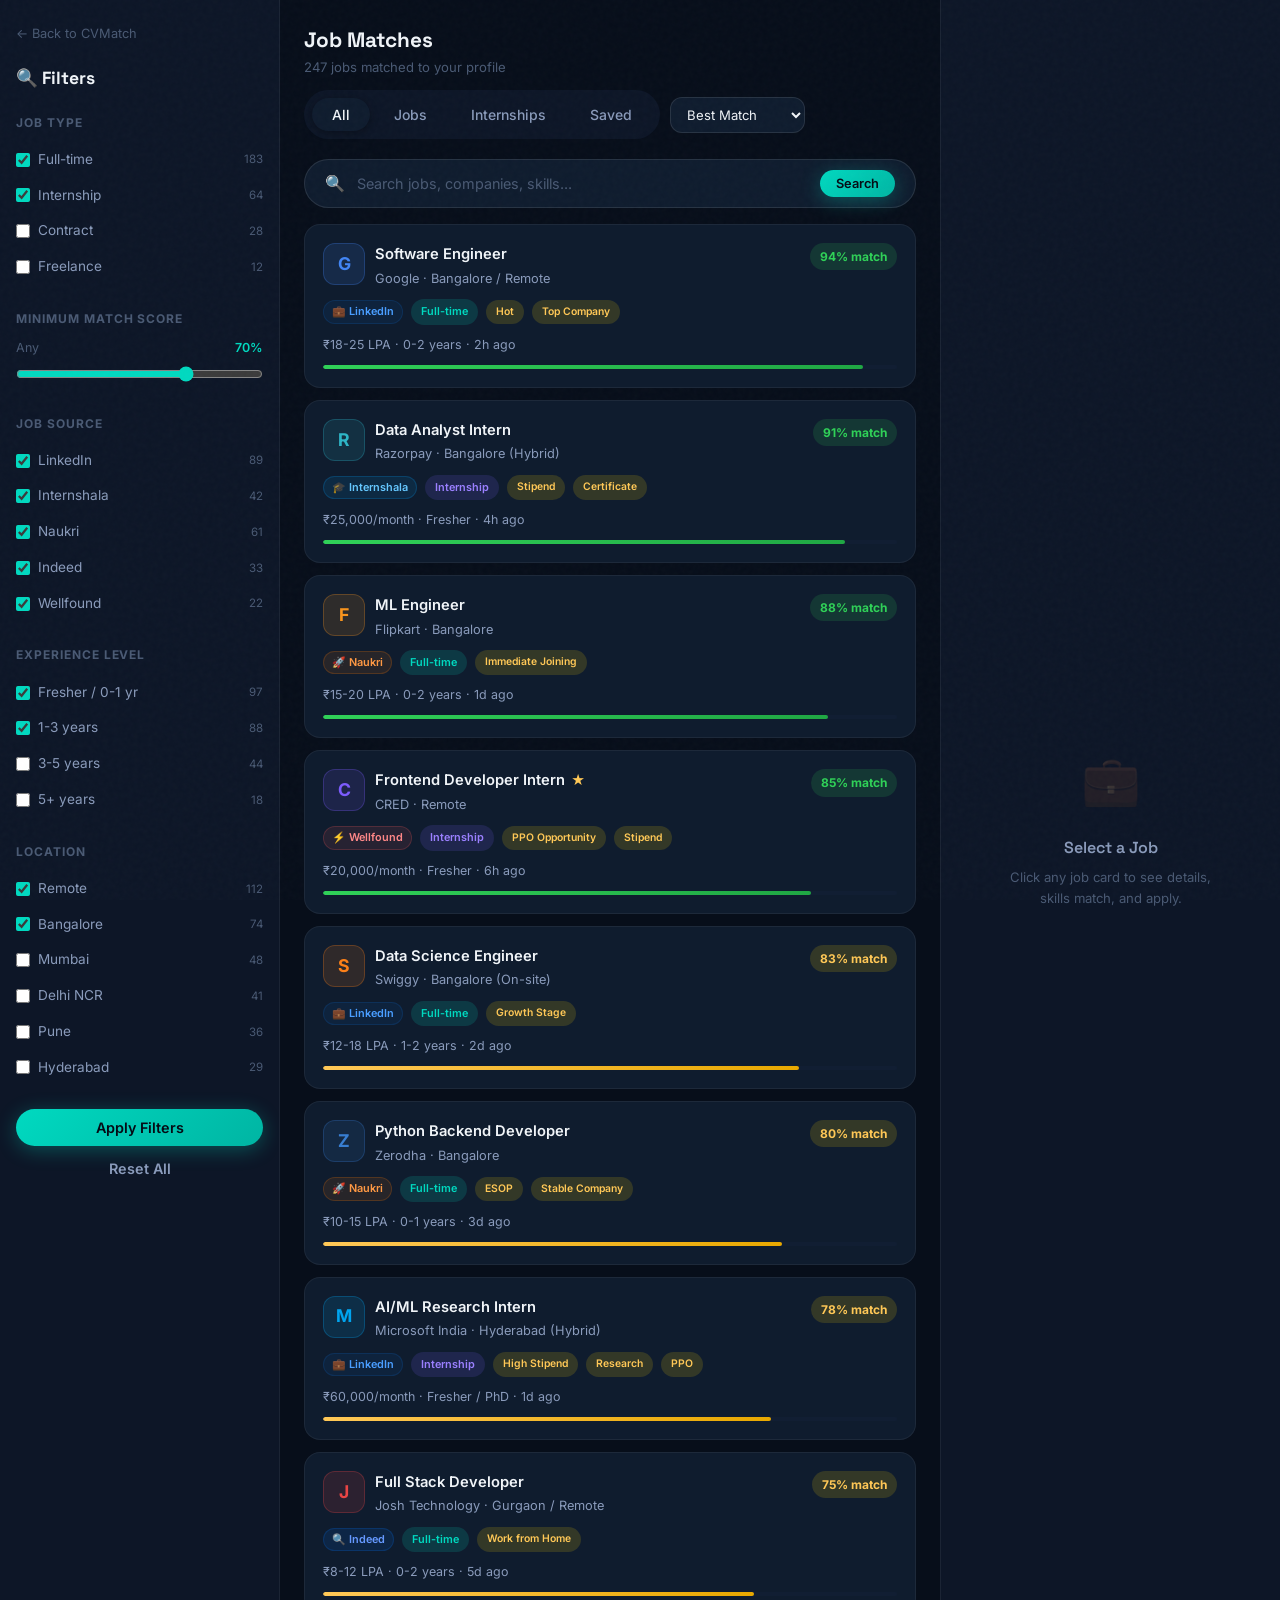
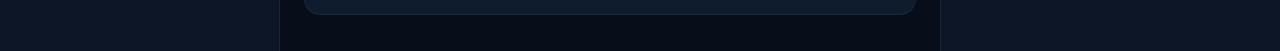
<file: frontend/pages/jobs.html>
<!DOCTYPE html>
<html lang="en">
<head>
  <meta charset="UTF-8">
  <meta name="viewport" content="width=device-width, initial-scale=1.0">
  <title>Job & Internship Matches – CVMatch</title>
  <link rel="stylesheet" href="../css/styles.css">
  <style>
    .jobs-layout { display: grid; grid-template-columns: 280px 1fr 340px; min-height: 100vh; }
    .jobs-sidebar { background: var(--bg-surface); border-right: 1px solid var(--border-subtle); padding: 24px 16px; overflow-y: auto; }
    .jobs-main { padding: 24px; overflow-y: auto; background: var(--bg-base); }
    .jobs-detail { background: var(--bg-surface); border-left: 1px solid var(--border-subtle); overflow-y: auto; padding: 24px; }
    .filter-section { margin-bottom: 24px; }
    .filter-title { font-size: 0.75rem; font-weight: 700; text-transform: uppercase; letter-spacing: 0.08em; color: var(--text-muted); margin-bottom: 10px; }
    .filter-option { display: flex; align-items: center; gap: 8px; padding: 7px 0; cursor: pointer; }
    .filter-option input[type=checkbox] { accent-color: var(--primary); width: 14px; height: 14px; }
    .filter-option label { font-size: 0.85rem; color: var(--text-secondary); cursor: pointer; flex: 1; }
    .filter-option span { font-size: 0.72rem; color: var(--text-muted); }
    .filter-range { width: 100%; accent-color: var(--primary); }
    .source-badge {
      display: inline-flex; align-items: center; gap: 4px;
      padding: 2px 8px; border-radius: var(--radius-full);
      font-size: 0.68rem; font-weight: 600; border: 1px solid;
    }
    .source-linkedin { background: rgba(10,102,194,0.1); color: #4A9EFF; border-color: rgba(10,102,194,0.2); }
    .source-internshala { background: rgba(0,162,255,0.1); color: #66C8FF; border-color: rgba(0,162,255,0.2); }
    .source-naukri { background: rgba(255,120,0,0.1); color: #FF9944; border-color: rgba(255,120,0,0.2); }
    .source-indeed { background: rgba(0,113,240,0.12); color: #6699FF; border-color: rgba(0,113,240,0.2); }
    .source-wellfound { background: rgba(255,90,90,0.1); color: #FF8888; border-color: rgba(255,90,90,0.2); }
    .source-glassdoor { background: rgba(0,195,100,0.1); color: #55DD88; border-color: rgba(0,195,100,0.2); }
    .job-list-card {
      background: var(--bg-card); border: 1px solid var(--border-subtle);
      border-radius: var(--radius-lg); padding: 18px;
      margin-bottom: 12px; cursor: pointer;
      transition: all var(--transition-base);
      position: relative; overflow: hidden;
    }
    .job-list-card::before {
      content: ''; position: absolute; left: 0; top: 0; bottom: 0; width: 3px;
      background: linear-gradient(180deg, var(--primary), var(--accent));
      transform: scaleY(0); transform-origin: bottom;
      transition: transform var(--transition-base);
    }
    .job-list-card:hover, .job-list-card.selected {
      border-color: var(--border-accent); transform: translateX(3px);
    }
    .job-list-card:hover::before, .job-list-card.selected::before { transform: scaleY(1); }
    .job-list-card.selected { background: var(--bg-card-hover); border-color: var(--primary); }
    .chance-bar { height: 4px; background: var(--bg-elevated); border-radius: var(--radius-full); margin-top: 10px; overflow: hidden; }
    .chance-fill { height: 100%; border-radius: var(--radius-full); transition: width 1s ease; }
    .job-detail-section { margin-bottom: 24px; }
    .job-detail-section-title { font-family: var(--font-display); font-weight: 600; font-size: 0.9rem; margin-bottom: 12px; padding-bottom: 8px; border-bottom: 1px solid var(--border-subtle); }
    .requirement-item { display: flex; align-items: center; gap: 8px; font-size: 0.85rem; margin-bottom: 8px; color: var(--text-secondary); }
    .salary-badge { background: rgba(0,217,192,0.1); border: 1px solid rgba(0,217,192,0.2); border-radius: var(--radius-md); padding: 12px 16px; text-align: center; }
    .similar-job-mini { display: flex; align-items: center; gap: 10px; padding: 10px; background: var(--bg-elevated); border-radius: var(--radius-md); margin-bottom: 8px; cursor: pointer; transition: var(--transition-fast); }
    .similar-job-mini:hover { background: var(--bg-card); }
    .empty-detail { display: flex; flex-direction: column; align-items: center; justify-content: center; height: 100%; text-align: center; padding: 40px; }
    .tabs { margin-bottom: 20px; }
    .topbar-jobs { display: flex; align-items: center; justify-content: space-between; margin-bottom: 20px; gap: 12px; flex-wrap: wrap; }
    .view-toggle { display: flex; gap: 4px; }
    .view-btn { width: 32px; height: 32px; border-radius: var(--radius-sm); border: 1px solid var(--border-soft); background: none; color: var(--text-muted); cursor: pointer; display: flex; align-items: center; justify-content: center; font-size: 0.9rem; transition: var(--transition-fast); }
    .view-btn.active { background: var(--primary-glow); border-color: var(--border-accent); color: var(--primary); }
  </style>
</head>
<body>
  <div class="jobs-layout">

    <!-- LEFT: Filters -->
    <div class="jobs-sidebar">
      <a href="../index.html" style="color:var(--text-muted);font-size:0.8rem;display:block;margin-bottom:20px;">← Back to CVMatch</a>
      <div style="font-family:var(--font-display);font-weight:700;font-size:1.1rem;margin-bottom:20px;">🔍 Filters</div>

      <!-- Type Filter -->
      <div class="filter-section">
        <div class="filter-title">Job Type</div>
        <div class="filter-option"><input type="checkbox" id="ft-full" checked><label for="ft-full">Full-time</label><span>183</span></div>
        <div class="filter-option"><input type="checkbox" id="ft-intern" checked><label for="ft-intern">Internship</label><span>64</span></div>
        <div class="filter-option"><input type="checkbox" id="ft-contract"><label for="ft-contract">Contract</label><span>28</span></div>
        <div class="filter-option"><input type="checkbox" id="ft-freelance"><label for="ft-freelance">Freelance</label><span>12</span></div>
      </div>

      <!-- Match Score -->
      <div class="filter-section">
        <div class="filter-title">Minimum Match Score</div>
        <div style="display:flex;justify-content:space-between;font-size:0.78rem;color:var(--text-muted);margin-bottom:6px;">
          <span>Any</span><span id="matchRangeVal" style="color:var(--primary);font-weight:600;">70%</span>
        </div>
        <input type="range" class="filter-range" min="0" max="100" value="70" id="matchRange" oninput="document.getElementById('matchRangeVal').textContent=this.value+'%';filterJobs()">
      </div>

      <!-- Source -->
      <div class="filter-section">
        <div class="filter-title">Job Source</div>
        <div class="filter-option"><input type="checkbox" id="src-linkedin" checked><label for="src-linkedin">LinkedIn</label><span>89</span></div>
        <div class="filter-option"><input type="checkbox" id="src-internshala" checked><label for="src-internshala">Internshala</label><span>42</span></div>
        <div class="filter-option"><input type="checkbox" id="src-naukri" checked><label for="src-naukri">Naukri</label><span>61</span></div>
        <div class="filter-option"><input type="checkbox" id="src-indeed" checked><label for="src-indeed">Indeed</label><span>33</span></div>
        <div class="filter-option"><input type="checkbox" id="src-wellfound" checked><label for="src-wellfound">Wellfound</label><span>22</span></div>
      </div>

      <!-- Experience -->
      <div class="filter-section">
        <div class="filter-title">Experience Level</div>
        <div class="filter-option"><input type="checkbox" id="exp-0" checked><label for="exp-0">Fresher / 0-1 yr</label><span>97</span></div>
        <div class="filter-option"><input type="checkbox" id="exp-1" checked><label for="exp-1">1-3 years</label><span>88</span></div>
        <div class="filter-option"><input type="checkbox" id="exp-3"><label for="exp-3">3-5 years</label><span>44</span></div>
        <div class="filter-option"><input type="checkbox" id="exp-5"><label for="exp-5">5+ years</label><span>18</span></div>
      </div>

      <!-- Location -->
      <div class="filter-section">
        <div class="filter-title">Location</div>
        <div class="filter-option"><input type="checkbox" id="loc-remote" checked><label for="loc-remote">Remote</label><span>112</span></div>
        <div class="filter-option"><input type="checkbox" id="loc-bangalore" checked><label for="loc-bangalore">Bangalore</label><span>74</span></div>
        <div class="filter-option"><input type="checkbox" id="loc-mumbai"><label for="loc-mumbai">Mumbai</label><span>48</span></div>
        <div class="filter-option"><input type="checkbox" id="loc-delhi"><label for="loc-delhi">Delhi NCR</label><span>41</span></div>
        <div class="filter-option"><input type="checkbox" id="loc-pune"><label for="loc-pune">Pune</label><span>36</span></div>
        <div class="filter-option"><input type="checkbox" id="loc-hyderabad"><label for="loc-hyderabad">Hyderabad</label><span>29</span></div>
      </div>

      <button class="btn btn-primary" style="width:100%;justify-content:center;" onclick="filterJobs()">Apply Filters</button>
      <button class="btn btn-ghost" style="width:100%;justify-content:center;margin-top:6px;" onclick="resetFilters()">Reset All</button>
    </div>

    <!-- CENTER: Job List -->
    <div class="jobs-main">
      <div class="topbar-jobs">
        <div>
          <div style="font-family:var(--font-display);font-weight:700;font-size:1.3rem;">Job Matches</div>
          <div style="color:var(--text-muted);font-size:0.82rem;" id="jobCount">247 jobs matched to your profile</div>
        </div>
        <div style="display:flex;align-items:center;gap:10px;">
          <div class="tabs" style="margin:0;">
            <div style="display:flex;gap:4px;background:var(--bg-surface);padding:4px;border-radius:var(--radius-full);">
              <button class="tab-btn active" onclick="switchTab(this,'all')">All</button>
              <button class="tab-btn" onclick="switchTab(this,'jobs')">Jobs</button>
              <button class="tab-btn" onclick="switchTab(this,'internships')">Internships</button>
              <button class="tab-btn" onclick="switchTab(this,'saved')">Saved</button>
            </div>
          </div>
          <select style="background:var(--bg-card);border:1px solid var(--border-soft);color:var(--text-primary);padding:8px 12px;border-radius:var(--radius-md);font-size:0.82rem;outline:none;" onchange="sortJobs(this.value)">
            <option value="match">Best Match</option>
            <option value="recent">Most Recent</option>
            <option value="salary">Highest Salary</option>
          </select>
        </div>
      </div>

      <!-- Search Bar -->
      <div class="search-bar" style="margin-bottom:16px;">
        <span style="color:var(--text-muted);">🔍</span>
        <input type="text" placeholder="Search jobs, companies, skills..." oninput="searchJobs(this.value)">
        <button class="btn btn-primary btn-sm">Search</button>
      </div>

      <!-- Job Cards -->
      <div id="jobList"></div>
    </div>

    <!-- RIGHT: Job Detail -->
    <div class="jobs-detail" id="jobDetail">
      <div class="empty-detail">
        <div style="font-size:3rem;opacity:0.2;margin-bottom:16px;">💼</div>
        <div style="font-family:var(--font-display);font-weight:600;color:var(--text-secondary);margin-bottom:6px;">Select a Job</div>
        <div style="color:var(--text-muted);font-size:0.82rem;">Click any job card to see details, skills match, and apply.</div>
      </div>
    </div>
  </div>

  <script>
    const JOBS = [
      { id:1, title:'Software Engineer', company:'Google', logo:'G', color:'#4285F4', location:'Bangalore / Remote', type:'Full-time', source:'linkedin', match:94, salary:'₹18-25 LPA', exp:'0-2 years', posted:'2h ago', skills:['Python','Java','Algorithms','System Design','SQL'], missing:['Kubernetes','Go'], desc:'Join Google as a Software Engineer working on core search infrastructure. You will design, build, and scale systems that serve billions of queries per day. This role requires strong fundamentals in data structures, algorithms, and distributed systems.', requirements:['B.Tech/M.Tech in CS or related','Strong DSA skills','Experience with distributed systems','Good communication skills'], tags:['Hot','Top Company'], saved:false },
      { id:2, title:'Data Analyst Intern', company:'Razorpay', logo:'R', color:'#2EB5C6', location:'Bangalore (Hybrid)', type:'Internship', source:'internshala', match:91, salary:'₹25,000/month', exp:'Fresher', posted:'4h ago', skills:['Python','SQL','Excel','Data Visualization','Statistics'], missing:['Power BI'], desc:'Work with Razorpay\'s data team to analyze payment trends, build dashboards, and generate insights that drive product decisions. Ideal for final-year students.', requirements:['3rd/4th year B.Tech student','Strong SQL and Python','Good analytical thinking','Available for 3-6 months'], tags:['Stipend','Certificate'], saved:false },
      { id:3, title:'ML Engineer', company:'Flipkart', logo:'F', color:'#F7941E', location:'Bangalore', type:'Full-time', source:'naukri', match:88, salary:'₹15-20 LPA', exp:'0-2 years', posted:'1d ago', skills:['Python','TensorFlow','ML','Pandas','AWS'], missing:['Spark','Scala'], desc:'Build and deploy machine learning models that power Flipkart\'s recommendation engine, search ranking, and fraud detection systems at massive scale.', requirements:['Strong ML fundamentals','Experience with TensorFlow/PyTorch','Cloud experience (AWS/GCP)','Deployed at least one ML model to production'], tags:['Immediate Joining'], saved:false },
      { id:4, title:'Frontend Developer Intern', company:'CRED', logo:'C', color:'#7C5CFC', location:'Remote', type:'Internship', source:'wellfound', match:85, salary:'₹20,000/month', exp:'Fresher', posted:'6h ago', skills:['React.js','JavaScript','CSS','HTML','Git'], missing:['TypeScript','Next.js'], desc:'Join CRED\'s product team to build beautiful, performant web experiences for India\'s premium credit card users. Work directly with senior engineers and designers.', requirements:['Experience with React.js','Strong JavaScript fundamentals','Eye for design and attention to detail','Portfolio of projects'], tags:['PPO Opportunity','Stipend'], saved:true },
      { id:5, title:'Data Science Engineer', company:'Swiggy', logo:'S', color:'#FC8019', location:'Bangalore (On-site)', type:'Full-time', source:'linkedin', match:83, salary:'₹12-18 LPA', exp:'1-2 years', posted:'2d ago', skills:['Python','ML','SQL','Data Analysis','APIs'], missing:['Spark','Docker'], desc:'Work on Swiggy\'s demand forecasting, route optimization, and ETA prediction systems. Collaborate with operations, product, and engineering teams to solve real-world logistics problems.', requirements:['Strong Python and ML skills','Experience with large datasets','Good understanding of statistics','Prior internship or project experience'], tags:['Growth Stage'], saved:false },
      { id:6, title:'Python Backend Developer', company:'Zerodha', logo:'Z', color:'#387ED1', location:'Bangalore', type:'Full-time', source:'naukri', match:80, salary:'₹10-15 LPA', exp:'0-1 years', posted:'3d ago', skills:['Python','FastAPI','PostgreSQL','REST APIs','Git'], missing:['Redis','Docker','AWS'], desc:'Build high-performance trading APIs and backend services at Zerodha, India\'s largest stockbroker. Focus on reliability, low latency, and scalability.', requirements:['Strong Python skills','Experience with FastAPI or Flask','Understanding of financial systems is a plus','Good problem-solving skills'], tags:['ESOP','Stable Company'], saved:false },
      { id:7, title:'AI/ML Research Intern', company:'Microsoft India', logo:'M', color:'#00A4EF', location:'Hyderabad (Hybrid)', type:'Internship', source:'linkedin', match:78, salary:'₹60,000/month', exp:'Fresher / PhD', posted:'1d ago', skills:['Python','ML','Deep Learning','Research Paper Reading','PyTorch'], missing:['NLP','Transformers','CUDA'], desc:'Join Microsoft Research India to work on cutting-edge AI research projects. Publish papers, work with world-class researchers, and shape the future of AI.', requirements:['Final year B.Tech or pursuing Masters/PhD','Strong ML and math background','Evidence of research interest (projects, papers, Kaggle)'], tags:['High Stipend','Research','PPO'], saved:false },
      { id:8, title:'Full Stack Developer', company:'Josh Technology', logo:'J', color:'#E84545', location:'Gurgaon / Remote', type:'Full-time', source:'indeed', match:75, salary:'₹8-12 LPA', exp:'0-2 years', posted:'5d ago', skills:['React.js','Node.js','MongoDB','REST APIs','JavaScript'], missing:['TypeScript','Docker','AWS'], desc:'Build end-to-end web applications for Josh Technology\'s enterprise clients. Own features from design to deployment, and work in an agile environment.', requirements:['Proficient in React and Node.js','Understanding of databases','Experience building REST APIs','Team player with good communication'], tags:['Work from Home'], saved:false },
    ];

    let selectedJob = null;
    let currentTab = 'all';

    function renderJobs(jobs) {
      const list = document.getElementById('jobList');
      list.innerHTML = '';
      if (!jobs.length) {
        list.innerHTML = `<div class="empty-state"><div class="empty-state-icon">🔍</div><div style="font-size:1rem;color:var(--text-secondary);">No jobs match your filters</div><div style="font-size:0.85rem;color:var(--text-muted);">Try adjusting your filters or search terms</div></div>`;
        return;
      }
      jobs.forEach(job => {
        const card = document.createElement('div');
        card.className = `job-list-card${selectedJob?.id === job.id ? ' selected' : ''}`;
        card.dataset.id = job.id;

        const matchClass = job.match >= 85 ? 'match-high' : job.match >= 70 ? 'match-medium' : 'match-low';
        const matchColor = job.match >= 85 ? 'var(--success)' : job.match >= 70 ? 'var(--gold-soft)' : 'var(--danger)';
        const chanceColor = `linear-gradient(90deg, ${job.match >= 85 ? 'var(--success)' : job.match >= 70 ? 'var(--gold-soft)' : 'var(--danger)'}, ${job.match >= 85 ? '#20A744' : job.match >= 70 ? '#E8A800' : 'var(--danger)'})`;

        card.innerHTML = `
          <div style="display:flex;justify-content:space-between;align-items:flex-start;margin-bottom:10px;">
            <div style="display:flex;gap:10px;align-items:flex-start;flex:1;">
              <div style="width:42px;height:42px;border-radius:var(--radius-md);background:${job.color}22;border:1px solid ${job.color}44;display:flex;align-items:center;justify-content:center;font-weight:700;font-size:1.1rem;color:${job.color};flex-shrink:0;">${job.logo}</div>
              <div style="flex:1;min-width:0;">
                <div style="display:flex;align-items:center;gap:6px;flex-wrap:wrap;margin-bottom:2px;">
                  <span style="font-weight:600;font-size:0.92rem;">${job.title}</span>
                  ${job.saved ? '<span style="color:var(--gold-soft);font-size:0.85rem;">★</span>' : ''}
                </div>
                <div style="color:var(--text-secondary);font-size:0.8rem;">${job.company} · ${job.location}</div>
              </div>
            </div>
            <div class="match-score-pill ${matchClass}">${job.match}% match</div>
          </div>
          <div style="display:flex;align-items:center;gap:8px;flex-wrap:wrap;margin-bottom:10px;">
            <span class="source-badge source-${job.source}">${job.source === 'linkedin' ? '💼 LinkedIn' : job.source === 'internshala' ? '🎓 Internshala' : job.source === 'naukri' ? '🚀 Naukri' : job.source === 'wellfound' ? '⚡ Wellfound' : '🔍 Indeed'}</span>
            <span class="badge ${job.type === 'Internship' ? 'badge-accent' : 'badge-primary'}" style="font-size:0.68rem;">${job.type}</span>
            ${job.tags.map(t => `<span class="badge badge-gold" style="font-size:0.65rem;">${t}</span>`).join('')}
          </div>
          <div style="display:flex;justify-content:space-between;align-items:center;">
            <div style="color:var(--text-secondary);font-size:0.78rem;">${job.salary} · ${job.exp} · ${job.posted}</div>
          </div>
          <div class="chance-bar">
            <div class="chance-fill" style="width:${job.match}%;background:${chanceColor};"></div>
          </div>`;

        card.onclick = () => showJobDetail(job);
        list.appendChild(card);
      });
    }

    function showJobDetail(job) {
      selectedJob = job;
      document.querySelectorAll('.job-list-card').forEach(c => c.classList.toggle('selected', parseInt(c.dataset.id) === job.id));

      const matched = job.skills.filter(s => !job.missing.includes(s));
      const matchClass = job.match >= 85 ? 'match-high' : job.match >= 70 ? 'match-medium' : 'match-low';

      document.getElementById('jobDetail').innerHTML = `
        <div style="margin-bottom:20px;">
          <div style="display:flex;align-items:flex-start;gap:12px;margin-bottom:16px;">
            <div style="width:52px;height:52px;border-radius:var(--radius-lg);background:${job.color}22;border:1px solid ${job.color}44;display:flex;align-items:center;justify-content:center;font-weight:700;font-size:1.4rem;color:${job.color};flex-shrink:0;">${job.logo}</div>
            <div style="flex:1;">
              <h2 style="font-family:var(--font-display);font-size:1.2rem;font-weight:700;margin-bottom:2px;">${job.title}</h2>
              <div style="color:var(--text-secondary);font-size:0.85rem;">${job.company} · ${job.location}</div>
            </div>
            <button onclick="toggleSave(${job.id})" style="background:none;border:1px solid var(--border-soft);border-radius:var(--radius-md);padding:8px;cursor:pointer;color:${job.saved ? 'var(--gold-soft)' : 'var(--text-muted)'};transition:var(--transition-fast);" id="saveBtn">${job.saved ? '★ Saved' : '☆ Save'}</button>
          </div>

          <!-- Match Score Big -->
          <div style="background:var(--bg-elevated);border-radius:var(--radius-lg);padding:16px;margin-bottom:16px;">
            <div style="display:flex;justify-content:space-between;align-items:center;margin-bottom:8px;">
              <span style="font-size:0.82rem;color:var(--text-secondary);">Your Match Score</span>
              <span class="match-score-pill ${matchClass}" style="font-size:0.9rem;padding:6px 14px;">${job.match}%</span>
            </div>
            <div class="progress-bar" style="height:8px;">
              <div class="progress-fill" style="width:${job.match}%;"></div>
            </div>
            <div style="font-size:0.75rem;color:var(--text-muted);margin-top:6px;">
              ${job.match >= 85 ? '🟢 Excellent match — you qualify for this role' : job.match >= 70 ? '🟡 Good match — apply with a tailored resume' : '🔴 Partial match — upskill before applying'}
            </div>
          </div>

          <!-- Key Info -->
          <div style="display:grid;grid-template-columns:1fr 1fr;gap:10px;margin-bottom:16px;">
            <div class="salary-badge">
              <div style="font-size:0.7rem;color:var(--text-muted);margin-bottom:4px;">Salary / Stipend</div>
              <div style="font-family:var(--font-display);font-weight:700;color:var(--primary);font-size:1rem;">${job.salary}</div>
            </div>
            <div style="background:var(--bg-elevated);border:1px solid var(--border-subtle);border-radius:var(--radius-md);padding:12px 16px;text-align:center;">
              <div style="font-size:0.7rem;color:var(--text-muted);margin-bottom:4px;">Experience</div>
              <div style="font-family:var(--font-display);font-weight:700;font-size:0.95rem;">${job.exp}</div>
            </div>
          </div>
        </div>

        <!-- Description -->
        <div class="job-detail-section">
          <div class="job-detail-section-title">📋 About the Role</div>
          <p style="font-size:0.85rem;color:var(--text-secondary);line-height:1.7;">${job.desc}</p>
        </div>

        <!-- Requirements -->
        <div class="job-detail-section">
          <div class="job-detail-section-title">📝 Requirements</div>
          ${job.requirements.map(r => `<div class="requirement-item"><span style="color:var(--primary);">→</span>${r}</div>`).join('')}
        </div>

        <!-- Skills Match -->
        <div class="job-detail-section">
          <div class="job-detail-section-title">🎯 Skills Analysis</div>
          <div style="margin-bottom:12px;">
            <div style="font-size:0.75rem;color:var(--success);font-weight:600;margin-bottom:6px;">✓ You Have (${matched.length})</div>
            <div style="display:flex;flex-wrap:wrap;gap:6px;">${matched.map(s => `<span class="skill-tag matched">✓ ${s}</span>`).join('')}</div>
          </div>
          ${job.missing.length ? `<div>
            <div style="font-size:0.75rem;color:var(--danger);font-weight:600;margin-bottom:6px;">✗ You Need (${job.missing.length})</div>
            <div style="display:flex;flex-wrap:wrap;gap:6px;">${job.missing.map(s => `<span class="skill-tag missing">✗ ${s}</span>`).join('')}</div>
          </div>` : ''}
        </div>

        <!-- Apply CTA -->
        <div style="display:flex;flex-direction:column;gap:10px;margin-bottom:24px;">
          <a href="#" class="btn btn-primary" style="justify-content:center;padding:14px;" onclick="applyJob(${job.id})">
            🚀 Apply Now — ${job.source === 'linkedin' ? 'LinkedIn' : job.source === 'internshala' ? 'Internshala' : job.source}
          </a>
          <div style="display:grid;grid-template-columns:1fr 1fr;gap:8px;">
            <a href="chatbot.html" class="btn btn-secondary" style="justify-content:center;font-size:0.82rem;">🤖 Get AI Advice</a>
            <a href="analyzer.html" class="btn btn-secondary" style="justify-content:center;font-size:0.82rem;">📊 Tailor Resume</a>
          </div>
        </div>

        <!-- Tags -->
        <div class="job-detail-section">
          <div class="job-detail-section-title">🏷️ Tags</div>
          <div style="display:flex;flex-wrap:wrap;gap:6px;">${job.tags.map(t => `<span class="badge badge-gold">${t}</span>`).join('')}
            <span class="badge badge-primary">${job.type}</span>
          </div>
        </div>`;
    }

    function switchTab(btn, tab) {
      document.querySelectorAll('.tab-btn').forEach(b => b.classList.remove('active'));
      btn.classList.add('active');
      currentTab = tab;
      filterJobs();
    }

    function filterJobs() {
      const minMatch = parseInt(document.getElementById('matchRange').value);
      let filtered = JOBS.filter(j => j.match >= minMatch);
      if (currentTab === 'jobs') filtered = filtered.filter(j => j.type === 'Full-time');
      if (currentTab === 'internships') filtered = filtered.filter(j => j.type === 'Internship');
      if (currentTab === 'saved') filtered = filtered.filter(j => j.saved);
      document.getElementById('jobCount').textContent = `${filtered.length} jobs matched to your profile`;
      renderJobs(filtered);
    }

    function searchJobs(q) {
      const lower = q.toLowerCase();
      const filtered = JOBS.filter(j =>
        j.title.toLowerCase().includes(lower) ||
        j.company.toLowerCase().includes(lower) ||
        j.skills.some(s => s.toLowerCase().includes(lower))
      );
      document.getElementById('jobCount').textContent = `${filtered.length} results for "${q}"`;
      renderJobs(filtered);
    }

    function sortJobs(by) {
      const sorted = [...JOBS].sort((a, b) => {
        if (by === 'match') return b.match - a.match;
        if (by === 'salary') {
          const getNum = s => parseInt(s.replace(/[^0-9]/g, '')) || 0;
          return getNum(b.salary) - getNum(a.salary);
        }
        return 0;
      });
      renderJobs(sorted);
    }

    function toggleSave(id) {
      const job = JOBS.find(j => j.id === id);
      if (job) { job.saved = !job.saved; showJobDetail(job); filterJobs(); }
    }

    function applyJob(id) {
      const job = JOBS.find(j => j.id === id);
      alert(`Opening ${job.company} application on ${job.source}...\n\n(In the full version, this would open the actual job posting)`);
    }

    function resetFilters() {
      document.querySelectorAll('.filter-option input[type=checkbox]').forEach(cb => cb.checked = true);
      document.getElementById('matchRange').value = 0;
      document.getElementById('matchRangeVal').textContent = '0%';
      filterJobs();
    }

    // Initial render
    renderJobs(JOBS);
  </script>
</body>
</html>
</file>
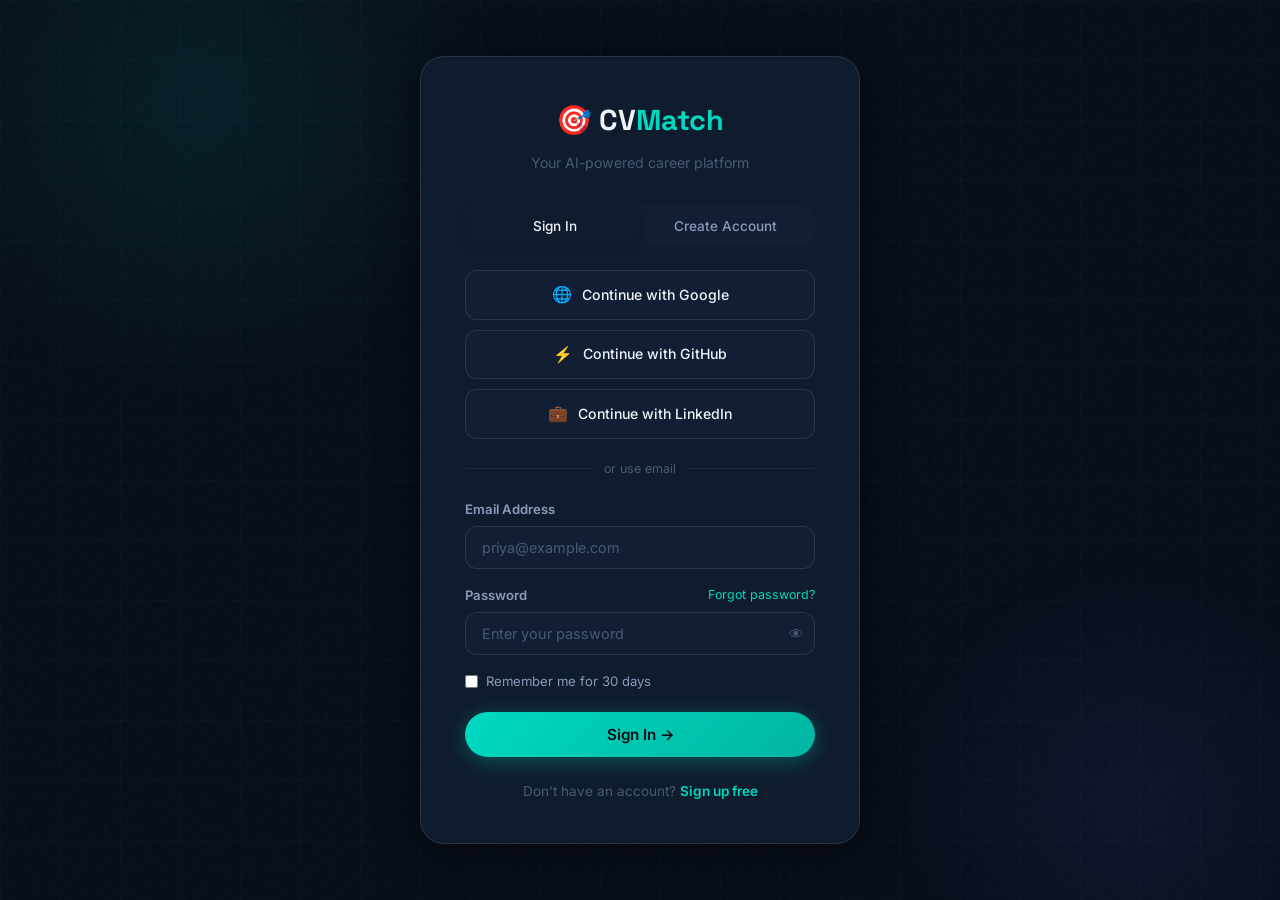
<file: frontend/pages/login.html>
<!DOCTYPE html>
<html lang="en">
<head>
  <meta charset="UTF-8">
  <meta name="viewport" content="width=device-width, initial-scale=1.0">
  <title>Sign In – CVMatch</title>
  <link rel="stylesheet" href="../css/styles.css">
  <style>
    body { min-height: 100vh; display: flex; align-items: center; justify-content: center; overflow: hidden; }
    .auth-bg {
      position: fixed; inset: 0; z-index: -1;
      background: var(--bg-base);
    }
    .auth-orb-1 { position: fixed; width: 600px; height: 600px; border-radius: 50%; background: radial-gradient(circle, rgba(0,217,192,0.08) 0%, transparent 70%); top: -200px; left: -100px; }
    .auth-orb-2 { position: fixed; width: 500px; height: 500px; border-radius: 50%; background: radial-gradient(circle, rgba(124,92,252,0.08) 0%, transparent 70%); bottom: -150px; right: -100px; }
    .auth-grid { position: fixed; inset: 0; background-image: linear-gradient(rgba(0,217,192,0.03) 1px, transparent 1px), linear-gradient(90deg, rgba(0,217,192,0.03) 1px, transparent 1px); background-size: 60px 60px; }
    .auth-card {
      background: var(--bg-card);
      border: 1px solid var(--border-soft);
      border-radius: var(--radius-xl);
      padding: 40px 44px;
      width: 100%;
      max-width: 440px;
      box-shadow: var(--shadow-lg);
      position: relative;
    }
    .auth-header { text-align: center; margin-bottom: 32px; }
    .auth-logo { font-family: var(--font-display); font-size: 1.8rem; font-weight: 800; margin-bottom: 8px; }
    .auth-logo span { color: var(--primary); }
    .auth-tagline { color: var(--text-muted); font-size: 0.88rem; }
    .form-group { margin-bottom: 16px; }
    .form-label { display: block; font-size: 0.82rem; font-weight: 600; color: var(--text-secondary); margin-bottom: 6px; }
    .form-input {
      width: 100%; padding: 12px 16px;
      background: var(--bg-elevated);
      border: 1px solid var(--border-soft);
      border-radius: var(--radius-md);
      color: var(--text-primary); font-size: 0.9rem;
      outline: none; transition: var(--transition-base);
    }
    .form-input:focus { border-color: var(--primary); box-shadow: 0 0 0 3px var(--primary-glow); }
    .form-input::placeholder { color: var(--text-muted); }
    .divider { display: flex; align-items: center; gap: 12px; margin: 20px 0; }
    .divider::before, .divider::after { content: ''; flex: 1; height: 1px; background: var(--border-subtle); }
    .divider span { font-size: 0.78rem; color: var(--text-muted); }
    .social-btn {
      display: flex; align-items: center; justify-content: center; gap: 10px;
      width: 100%; padding: 11px;
      background: var(--bg-elevated); border: 1px solid var(--border-soft);
      border-radius: var(--radius-md); color: var(--text-primary);
      font-size: 0.88rem; font-weight: 500; cursor: pointer;
      transition: var(--transition-fast); margin-bottom: 10px;
    }
    .social-btn:hover { border-color: var(--border-accent); background: var(--primary-glow); }
    .auth-switch { text-align: center; margin-top: 24px; font-size: 0.85rem; color: var(--text-muted); }
    .auth-switch a { color: var(--primary); font-weight: 600; }
    .auth-tabs { display: flex; gap: 0; background: var(--bg-elevated); border-radius: var(--radius-md); padding: 4px; margin-bottom: 24px; }
    .auth-tab { flex: 1; padding: 8px; border-radius: var(--radius-sm); border: none; background: none; color: var(--text-secondary); font-size: 0.85rem; font-weight: 500; cursor: pointer; transition: var(--transition-fast); }
    .auth-tab.active { background: var(--bg-card); color: var(--text-primary); box-shadow: var(--shadow-sm); }
    .password-wrapper { position: relative; }
    .password-toggle { position: absolute; right: 12px; top: 50%; transform: translateY(-50%); background: none; border: none; color: var(--text-muted); cursor: pointer; font-size: 0.9rem; }
    .strength-bar { height: 3px; background: var(--bg-elevated); border-radius: var(--radius-full); margin-top: 6px; overflow: hidden; }
    .strength-fill { height: 100%; border-radius: var(--radius-full); transition: all 0.3s ease; }
  </style>
</head>
<body>
  <div class="auth-bg">
    <div class="auth-orb-1"></div>
    <div class="auth-orb-2"></div>
    <div class="auth-grid"></div>
  </div>

  <div class="auth-card">
    <div class="auth-header">
      <div class="auth-logo">🎯 CV<span>Match</span></div>
      <div class="auth-tagline">Your AI-powered career platform</div>
    </div>

    <!-- Tabs -->
    <div class="auth-tabs">
      <button class="auth-tab active" onclick="switchTab('signin')">Sign In</button>
      <button class="auth-tab" onclick="switchTab('signup')">Create Account</button>
    </div>

    <!-- Social Logins -->
    <div class="social-btn" onclick="socialLogin('Google')">
      <span style="font-size:1rem;">🌐</span> Continue with Google
    </div>
    <div class="social-btn" onclick="socialLogin('GitHub')">
      <span style="font-size:1rem;">⚡</span> Continue with GitHub
    </div>
    <div class="social-btn" onclick="socialLogin('LinkedIn')">
      <span style="font-size:1rem;">💼</span> Continue with LinkedIn
    </div>

    <div class="divider"><span>or use email</span></div>

    <!-- Sign In Form -->
    <div id="signinForm">
      <div class="form-group">
        <label class="form-label">Email Address</label>
        <input type="email" class="form-input" placeholder="priya@example.com">
      </div>
      <div class="form-group">
        <div style="display:flex;justify-content:space-between;align-items:center;margin-bottom:6px;">
          <label class="form-label" style="margin:0;">Password</label>
          <a href="#" style="font-size:0.78rem;color:var(--primary);">Forgot password?</a>
        </div>
        <div class="password-wrapper">
          <input type="password" class="form-input" id="signinPass" placeholder="Enter your password">
          <button class="password-toggle" onclick="togglePass('signinPass')">👁</button>
        </div>
      </div>
      <label style="display:flex;align-items:center;gap:8px;font-size:0.82rem;color:var(--text-secondary);margin-bottom:20px;cursor:pointer;">
        <input type="checkbox" style="accent-color:var(--primary);"> Remember me for 30 days
      </label>
      <button class="btn btn-primary" style="width:100%;justify-content:center;padding:13px;font-size:0.95rem;" onclick="handleAuth('signin')">
        Sign In →
      </button>
    </div>

    <!-- Sign Up Form -->
    <div id="signupForm" style="display:none;">
      <div style="display:grid;grid-template-columns:1fr 1fr;gap:12px;">
        <div class="form-group">
          <label class="form-label">First Name</label>
          <input type="text" class="form-input" placeholder="Priya">
        </div>
        <div class="form-group">
          <label class="form-label">Last Name</label>
          <input type="text" class="form-input" placeholder="Sharma">
        </div>
      </div>
      <div class="form-group">
        <label class="form-label">Email Address</label>
        <input type="email" class="form-input" placeholder="priya@example.com">
      </div>
      <div class="form-group">
        <label class="form-label">I am a...</label>
        <select class="form-input" style="cursor:pointer;">
          <option value="">Select your role</option>
          <option>B.Tech Student (1st / 2nd Year)</option>
          <option>B.Tech Student (3rd / 4th Year — Placements)</option>
          <option>Fresher (0-1 year experience)</option>
          <option>Working Professional (1-3 years)</option>
          <option>Senior Professional (3+ years)</option>
          <option>MBA Student</option>
        </select>
      </div>
      <div class="form-group">
        <label class="form-label">Password</label>
        <div class="password-wrapper">
          <input type="password" class="form-input" id="signupPass" placeholder="Create a strong password" oninput="checkStrength(this.value)">
          <button class="password-toggle" onclick="togglePass('signupPass')">👁</button>
        </div>
        <div class="strength-bar">
          <div class="strength-fill" id="strengthFill" style="width:0%;background:var(--danger);"></div>
        </div>
        <div style="font-size:0.72rem;color:var(--text-muted);margin-top:4px;" id="strengthLabel">Enter a password</div>
      </div>
      <label style="display:flex;align-items:flex-start;gap:8px;font-size:0.8rem;color:var(--text-secondary);margin-bottom:20px;cursor:pointer;line-height:1.5;">
        <input type="checkbox" style="accent-color:var(--primary);margin-top:2px;"> I agree to the <a href="#" style="color:var(--primary);">Terms of Service</a> and <a href="#" style="color:var(--primary);">Privacy Policy</a>
      </label>
      <button class="btn btn-primary" style="width:100%;justify-content:center;padding:13px;font-size:0.95rem;" onclick="handleAuth('signup')">
        Create Free Account →
      </button>
    </div>

    <div class="auth-switch" id="authSwitch">
      Don't have an account? <a href="#" onclick="switchTab('signup')">Sign up free</a>
    </div>
  </div>

  <!-- Toast -->
  <div class="toast-container" id="toastContainer"></div>

  <script>
    function switchTab(tab) {
      const tabs = document.querySelectorAll('.auth-tab');
      const signin = document.getElementById('signinForm');
      const signup = document.getElementById('signupForm');
      const switchEl = document.getElementById('authSwitch');

      if (tab === 'signin') {
        tabs[0].classList.add('active'); tabs[1].classList.remove('active');
        signin.style.display = 'block'; signup.style.display = 'none';
        switchEl.innerHTML = "Don't have an account? <a href='#' onclick='switchTab(\"signup\")'>Sign up free</a>";
      } else {
        tabs[1].classList.add('active'); tabs[0].classList.remove('active');
        signin.style.display = 'none'; signup.style.display = 'block';
        switchEl.innerHTML = "Already have an account? <a href='#' onclick='switchTab(\"signin\")'>Sign in</a>";
      }
    }

    function togglePass(id) {
      const input = document.getElementById(id);
      input.type = input.type === 'password' ? 'text' : 'password';
    }

    function checkStrength(val) {
      const fill = document.getElementById('strengthFill');
      const label = document.getElementById('strengthLabel');
      let score = 0;
      if (val.length >= 8) score++;
      if (/[A-Z]/.test(val)) score++;
      if (/[0-9]/.test(val)) score++;
      if (/[^A-Za-z0-9]/.test(val)) score++;
      const configs = [
        { pct: '0%', color: 'var(--danger)', text: 'Enter a password' },
        { pct: '25%', color: 'var(--danger)', text: 'Weak' },
        { pct: '50%', color: 'var(--warning)', text: 'Fair' },
        { pct: '75%', color: 'var(--gold-soft)', text: 'Good' },
        { pct: '100%', color: 'var(--success)', text: 'Strong ✓' },
      ];
      fill.style.width = configs[score].pct;
      fill.style.background = configs[score].color;
      label.textContent = configs[score].text;
      label.style.color = configs[score].color;
    }

    function handleAuth(type) {
      showToast(type === 'signin' ? '✓ Signing you in...' : '🎉 Creating your account...', 'success');
      setTimeout(() => { window.location.href = 'dashboard.html'; }, 1200);
    }

    function socialLogin(provider) {
      showToast(`Connecting with ${provider}...`, 'info');
      setTimeout(() => { window.location.href = 'dashboard.html'; }, 1000);
    }

    function showToast(msg, type) {
      const c = document.getElementById('toastContainer');
      const t = document.createElement('div');
      t.className = `toast toast-${type}`;
      t.innerHTML = `<span>${type === 'success' ? '✓' : 'ℹ'}</span><span>${msg}</span>`;
      c.appendChild(t);
      setTimeout(() => t.remove(), 3000);
    }
  </script>
</body>
</html>
</file>
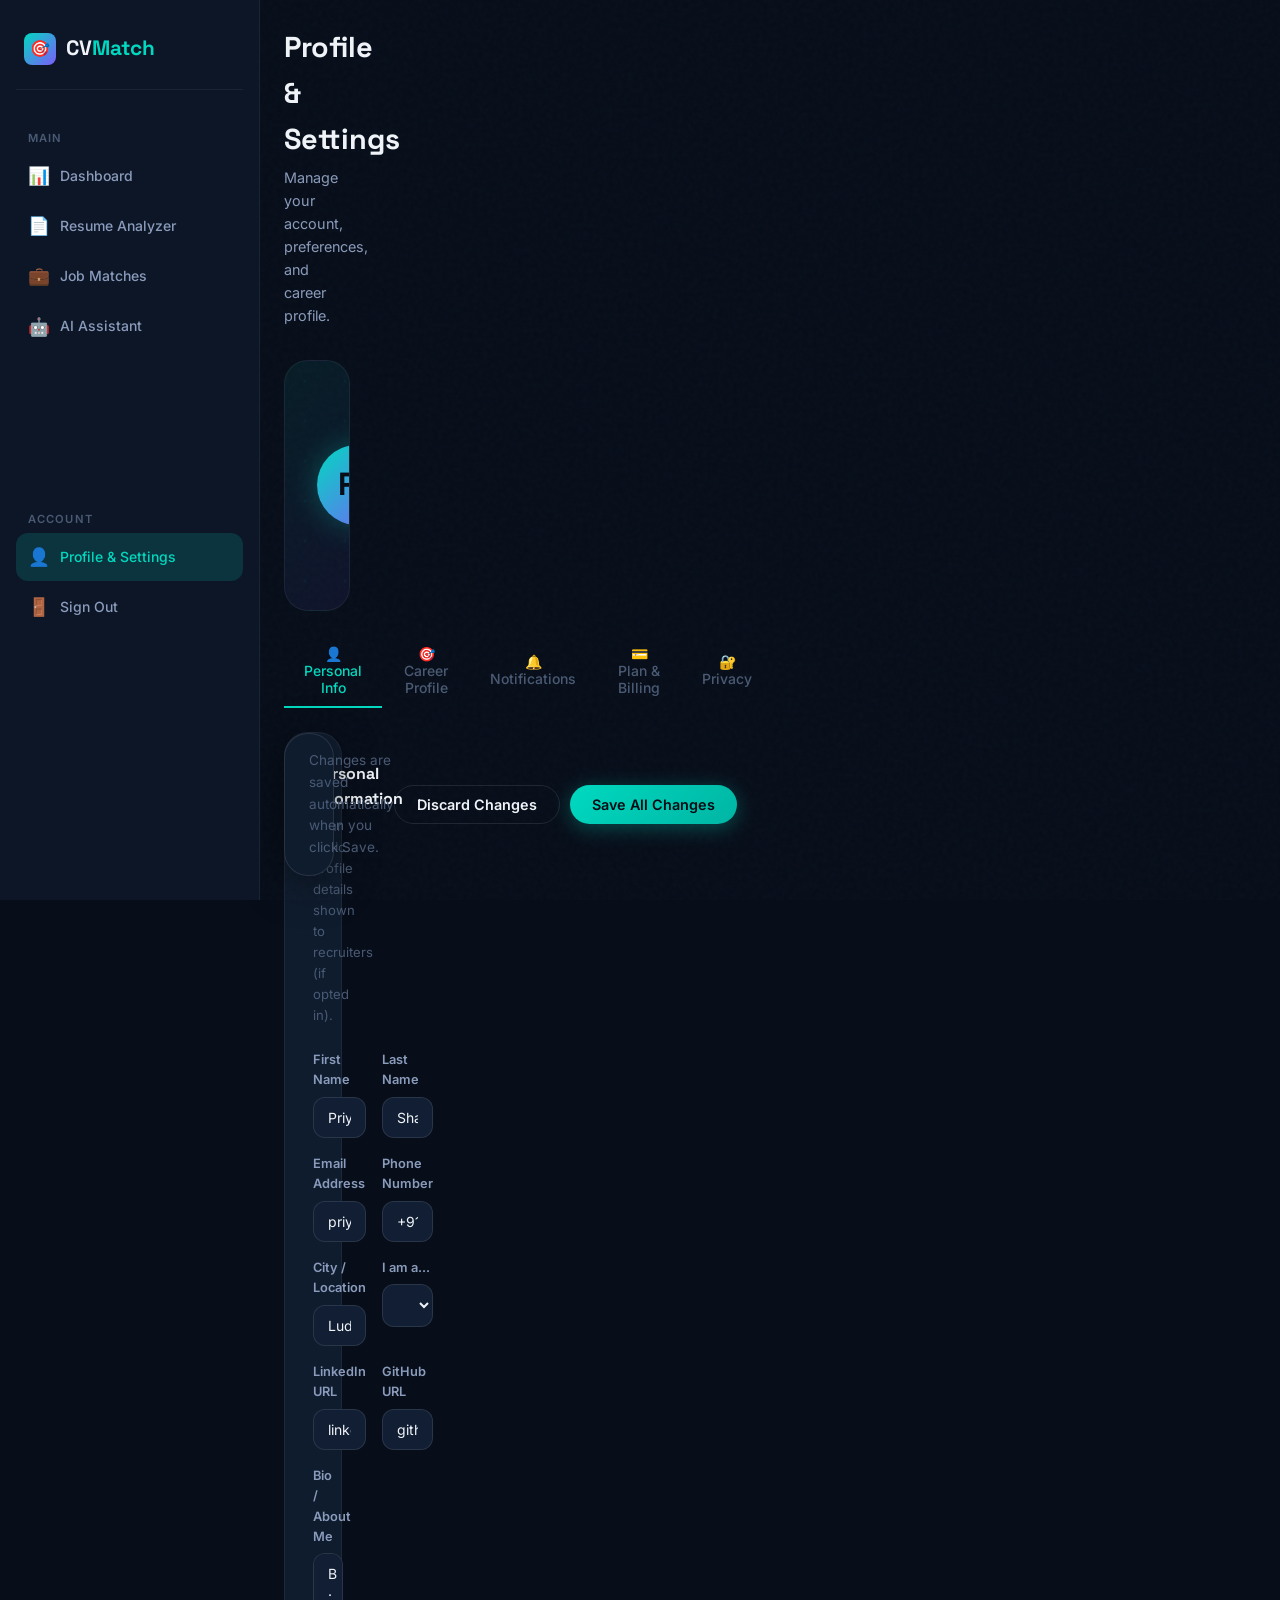
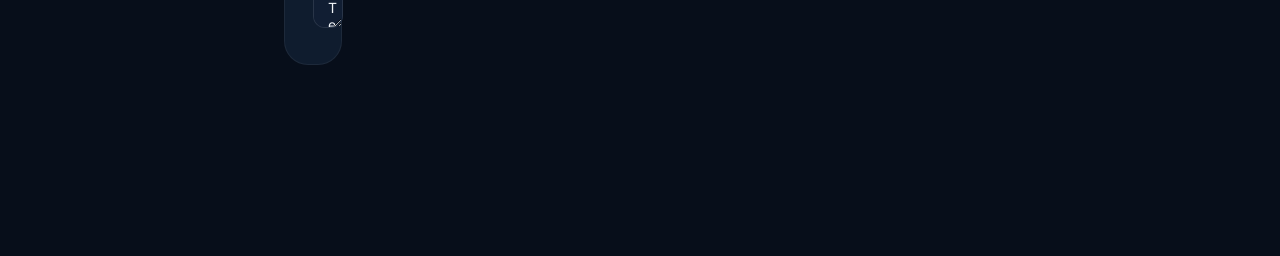
<file: frontend/pages/profile.html>
<!DOCTYPE html>
<html lang="en">
<head>
  <meta charset="UTF-8">
  <meta name="viewport" content="width=device-width, initial-scale=1.0">
  <title>Profile & Settings – CVMatch</title>
  <link rel="stylesheet" href="../css/styles.css">
  <style>
    body { background: var(--bg-base); }
    .layout { display: grid; grid-template-columns: 260px 1fr; min-height: 100vh; }
    .profile-header {
      background: linear-gradient(135deg, rgba(0,217,192,0.08), rgba(124,92,252,0.08));
      border: 1px solid var(--border-subtle);
      border-radius: var(--radius-xl);
      padding: 32px;
      display: flex;
      align-items: center;
      gap: 24px;
      margin-bottom: 24px;
      position: relative;
      overflow: hidden;
    }
    .profile-header::before {
      content: '';
      position: absolute;
      inset: 0;
      background: url("data:image/svg+xml,%3Csvg width='40' height='40' xmlns='http://www.w3.org/2000/svg'%3E%3Cg fill='%2300D9C0' fill-opacity='0.04'%3E%3Ccircle cx='20' cy='20' r='1.5'/%3E%3C/g%3E%3C/svg%3E");
    }
    .profile-header > * { position: relative; z-index: 1; }
    .avatar-large {
      width: 80px; height: 80px; border-radius: 50%;
      background: linear-gradient(135deg, var(--primary), var(--accent));
      display: flex; align-items: center; justify-content: center;
      font-size: 2rem; font-weight: 800; color: var(--bg-base);
      font-family: var(--font-display);
      box-shadow: 0 0 30px rgba(0,217,192,0.3);
      flex-shrink: 0;
    }
    .form-grid { display: grid; grid-template-columns: 1fr 1fr; gap: 16px; }
    .form-group { margin-bottom: 0; }
    .form-label { display: block; font-size: 0.8rem; font-weight: 600; color: var(--text-secondary); margin-bottom: 6px; }
    .form-input {
      width: 100%; padding: 11px 14px;
      background: var(--bg-elevated);
      border: 1px solid var(--border-soft);
      border-radius: var(--radius-md);
      color: var(--text-primary); font-size: 0.875rem;
      outline: none; transition: var(--transition-base);
    }
    .form-input:focus { border-color: var(--primary); box-shadow: 0 0 0 3px var(--primary-glow); }
    .form-input::placeholder { color: var(--text-muted); }
    .settings-section {
      background: var(--bg-card);
      border: 1px solid var(--border-subtle);
      border-radius: var(--radius-xl);
      padding: 28px;
      margin-bottom: 20px;
    }
    .settings-section-title {
      font-family: var(--font-display);
      font-weight: 700;
      font-size: 1rem;
      margin-bottom: 4px;
    }
    .settings-section-desc { font-size: 0.82rem; color: var(--text-muted); margin-bottom: 24px; }
    .toggle-row {
      display: flex; align-items: center; justify-content: space-between;
      padding: 14px 0;
      border-bottom: 1px solid var(--border-subtle);
    }
    .toggle-row:last-child { border-bottom: none; padding-bottom: 0; }
    .toggle-label { font-size: 0.875rem; font-weight: 500; }
    .toggle-desc { font-size: 0.78rem; color: var(--text-muted); margin-top: 2px; }
    .toggle {
      width: 44px; height: 24px; border-radius: var(--radius-full);
      background: var(--bg-elevated); border: 1px solid var(--border-soft);
      cursor: pointer; position: relative; transition: var(--transition-base);
      flex-shrink: 0;
    }
    .toggle.on { background: var(--primary); border-color: var(--primary); }
    .toggle::after {
      content: '';
      position: absolute;
      width: 18px; height: 18px; border-radius: 50%;
      background: white; top: 2px; left: 2px;
      transition: var(--transition-base);
      box-shadow: 0 1px 3px rgba(0,0,0,0.3);
    }
    .toggle.on::after { left: 22px; }
    .plan-card {
      background: var(--bg-elevated);
      border: 1px solid var(--border-subtle);
      border-radius: var(--radius-lg);
      padding: 20px;
      display: flex;
      align-items: center;
      justify-content: space-between;
    }
    .plan-card.premium { border-color: var(--border-accent); background: var(--primary-glow); }
    .danger-zone {
      border: 1px solid rgba(255,77,109,0.2);
      background: rgba(255,77,109,0.04);
    }
    .skill-input-area {
      display: flex; flex-wrap: wrap; gap: 8px;
      min-height: 60px;
      background: var(--bg-elevated);
      border: 1px solid var(--border-soft);
      border-radius: var(--radius-md);
      padding: 10px 12px;
      cursor: text;
      transition: var(--transition-base);
    }
    .skill-input-area:focus-within { border-color: var(--primary); box-shadow: 0 0 0 3px var(--primary-glow); }
    .skill-chip-editable {
      display: inline-flex; align-items: center; gap: 6px;
      padding: 4px 10px;
      background: var(--primary-glow);
      border: 1px solid var(--border-accent);
      border-radius: var(--radius-full);
      font-size: 0.78rem; color: var(--primary); font-weight: 500;
    }
    .remove-chip { cursor: pointer; opacity: 0.6; }
    .remove-chip:hover { opacity: 1; }
    .skill-text-input {
      border: none; background: none; outline: none;
      color: var(--text-primary); font-size: 0.82rem; min-width: 100px;
    }
    .tab-nav { display: flex; gap: 2px; margin-bottom: 24px; border-bottom: 1px solid var(--border-subtle); }
    .tab-nav-btn {
      padding: 10px 20px;
      border: none; background: none;
      color: var(--text-muted); font-size: 0.875rem; font-weight: 500;
      cursor: pointer; border-bottom: 2px solid transparent;
      transition: var(--transition-fast); margin-bottom: -1px;
    }
    .tab-nav-btn.active { color: var(--primary); border-bottom-color: var(--primary); }
    .tab-nav-btn:hover:not(.active) { color: var(--text-primary); }
  </style>
</head>
<body>
<div class="layout">
  <!-- Sidebar -->
  <div class="sidebar">
    <div class="sidebar-logo">
      <div class="logo-badge">🎯</div>
      <span>CV<span style="color:var(--primary);">Match</span></span>
    </div>
    <div class="sidebar-section-label">Main</div>
    <ul class="sidebar-nav">
      <li class="sidebar-nav-item"><a href="dashboard.html"><span class="nav-icon">📊</span> Dashboard</a></li>
      <li class="sidebar-nav-item"><a href="analyzer.html"><span class="nav-icon">📄</span> Resume Analyzer</a></li>
      <li class="sidebar-nav-item"><a href="jobs.html"><span class="nav-icon">💼</span> Job Matches</a></li>
      <li class="sidebar-nav-item"><a href="chatbot.html"><span class="nav-icon">🤖</span> AI Assistant</a></li>
    </ul>
    <div class="sidebar-section-label">Account</div>
    <ul class="sidebar-nav">
      <li class="sidebar-nav-item"><a href="profile.html" class="active"><span class="nav-icon">👤</span> Profile & Settings</a></li>
      <li class="sidebar-nav-item"><a href="../index.html"><span class="nav-icon">🚪</span> Sign Out</a></li>
    </ul>
  </div>

  <!-- Main -->
  <div class="main-content">
    <div class="page-header">
      <div class="page-title">Profile & Settings</div>
      <div class="page-subtitle">Manage your account, preferences, and career profile.</div>
    </div>

    <!-- Profile Header -->
    <div class="profile-header">
      <div class="avatar-large">PS</div>
      <div style="flex:1;">
        <div style="font-family:var(--font-display);font-size:1.5rem;font-weight:700;">Priya Sharma</div>
        <div style="color:var(--text-muted);font-size:0.875rem;margin-top:2px;">priya.sharma@email.com · B.Tech IT Student · Ludhiana, Punjab</div>
        <div style="display:flex;align-items:center;gap:10px;margin-top:12px;">
          <span class="badge badge-primary">Free Plan</span>
          <span class="badge badge-success">ATS Score: 82</span>
          <span class="badge badge-accent">247 Job Matches</span>
        </div>
      </div>
      <button class="btn btn-primary" onclick="saveProfile()">Save Changes</button>
    </div>

    <!-- Tab Nav -->
    <div class="tab-nav">
      <button class="tab-nav-btn active" onclick="switchSettingsTab(this,'personal')">👤 Personal Info</button>
      <button class="tab-nav-btn" onclick="switchSettingsTab(this,'career')">🎯 Career Profile</button>
      <button class="tab-nav-btn" onclick="switchSettingsTab(this,'notifications')">🔔 Notifications</button>
      <button class="tab-nav-btn" onclick="switchSettingsTab(this,'billing')">💳 Plan & Billing</button>
      <button class="tab-nav-btn" onclick="switchSettingsTab(this,'privacy')">🔐 Privacy</button>
    </div>

    <!-- ── Personal Info Tab ── -->
    <div id="tab-personal">
      <div class="settings-section">
        <div class="settings-section-title">Personal Information</div>
        <div class="settings-section-desc">Your basic profile details shown to recruiters (if opted in).</div>
        <div class="form-grid">
          <div class="form-group">
            <label class="form-label">First Name</label>
            <input type="text" class="form-input" value="Priya">
          </div>
          <div class="form-group">
            <label class="form-label">Last Name</label>
            <input type="text" class="form-input" value="Sharma">
          </div>
          <div class="form-group">
            <label class="form-label">Email Address</label>
            <input type="email" class="form-input" value="priya.sharma@email.com">
          </div>
          <div class="form-group">
            <label class="form-label">Phone Number</label>
            <input type="tel" class="form-input" value="+91 98765 43210">
          </div>
          <div class="form-group">
            <label class="form-label">City / Location</label>
            <input type="text" class="form-input" value="Ludhiana, Punjab">
          </div>
          <div class="form-group">
            <label class="form-label">I am a...</label>
            <select class="form-input">
              <option selected>B.Tech Student (3rd / 4th Year)</option>
              <option>Fresher (0-1 year experience)</option>
              <option>Working Professional (1-3 years)</option>
              <option>Senior Professional (3+ years)</option>
              <option>MBA Student</option>
            </select>
          </div>
          <div class="form-group">
            <label class="form-label">LinkedIn URL</label>
            <input type="url" class="form-input" value="linkedin.com/in/priya-sharma" placeholder="linkedin.com/in/your-name">
          </div>
          <div class="form-group">
            <label class="form-label">GitHub URL</label>
            <input type="url" class="form-input" value="github.com/priya-dev" placeholder="github.com/your-username">
          </div>
        </div>
        <div style="margin-top:16px;">
          <label class="form-label">Bio / About Me</label>
          <textarea class="form-input" rows="3" placeholder="A brief introduction about yourself and your career goals..." style="resize:vertical;">B.Tech IT student at LPU with strong interest in AI/ML and full-stack development. Looking for SDE / Data Analyst roles post-graduation in June 2025.</textarea>
        </div>
      </div>
    </div>

    <!-- ── Career Profile Tab ── -->
    <div id="tab-career" style="display:none;">
      <div class="settings-section">
        <div class="settings-section-title">Career Preferences</div>
        <div class="settings-section-desc">Tell us what you're looking for. We'll use this to personalise your job matches.</div>
        <div class="form-grid">
          <div class="form-group">
            <label class="form-label">Target Role</label>
            <input type="text" class="form-input" value="Software Engineer / Data Analyst" placeholder="e.g. Software Engineer, Data Scientist">
          </div>
          <div class="form-group">
            <label class="form-label">Job Type Preference</label>
            <select class="form-input">
              <option>Full-time Jobs</option>
              <option>Internships</option>
              <option selected>Both Jobs & Internships</option>
              <option>Contract / Freelance</option>
            </select>
          </div>
          <div class="form-group">
            <label class="form-label">Expected Salary (LPA)</label>
            <input type="text" class="form-input" value="8-15 LPA" placeholder="e.g. 8-12 LPA">
          </div>
          <div class="form-group">
            <label class="form-label">Work Mode</label>
            <select class="form-input">
              <option>On-site Only</option>
              <option>Remote Only</option>
              <option selected>Hybrid (Preferred)</option>
              <option>Open to Any</option>
            </select>
          </div>
          <div class="form-group">
            <label class="form-label">Preferred Cities</label>
            <input type="text" class="form-input" value="Bangalore, Remote" placeholder="Bangalore, Mumbai, Remote...">
          </div>
          <div class="form-group">
            <label class="form-label">Availability</label>
            <select class="form-input">
              <option>Immediately Available</option>
              <option selected>Available from June 2025</option>
              <option>1 Month Notice</option>
              <option>2-3 Months Notice</option>
            </select>
          </div>
        </div>
      </div>

      <div class="settings-section">
        <div class="settings-section-title">Your Skills</div>
        <div class="settings-section-desc">Add your skills below. CVMatch uses these to match you with the best jobs.</div>
        <div class="skill-input-area" id="skillInputArea" onclick="document.getElementById('skillInput').focus()">
          <span class="skill-chip-editable">Python <span class="remove-chip" onclick="removeSkill(this)">×</span></span>
          <span class="skill-chip-editable">React.js <span class="remove-chip" onclick="removeSkill(this)">×</span></span>
          <span class="skill-chip-editable">Machine Learning <span class="remove-chip" onclick="removeSkill(this)">×</span></span>
          <span class="skill-chip-editable">SQL <span class="remove-chip" onclick="removeSkill(this)">×</span></span>
          <span class="skill-chip-editable">TensorFlow <span class="remove-chip" onclick="removeSkill(this)">×</span></span>
          <span class="skill-chip-editable">FastAPI <span class="remove-chip" onclick="removeSkill(this)">×</span></span>
          <span class="skill-chip-editable">AWS <span class="remove-chip" onclick="removeSkill(this)">×</span></span>
          <span class="skill-chip-editable">Docker <span class="remove-chip" onclick="removeSkill(this)">×</span></span>
          <input class="skill-text-input" id="skillInput" placeholder="Type a skill and press Enter..." onkeydown="addSkill(event)">
        </div>
        <div style="font-size:0.75rem;color:var(--text-muted);margin-top:6px;">Press Enter to add · Click × to remove</div>
      </div>
    </div>

    <!-- ── Notifications Tab ── -->
    <div id="tab-notifications" style="display:none;">
      <div class="settings-section">
        <div class="settings-section-title">Email Notifications</div>
        <div class="settings-section-desc">Choose which emails CVMatch sends you.</div>
        <div class="toggle-row">
          <div><div class="toggle-label">New Job Matches</div><div class="toggle-desc">Daily digest of top job matches based on your profile</div></div>
          <div class="toggle on" onclick="this.classList.toggle('on')"></div>
        </div>
        <div class="toggle-row">
          <div><div class="toggle-label">Application Deadlines</div><div class="toggle-desc">Reminders 24h before saved jobs close</div></div>
          <div class="toggle on" onclick="this.classList.toggle('on')"></div>
        </div>
        <div class="toggle-row">
          <div><div class="toggle-label">ATS Score Tips</div><div class="toggle-desc">Weekly tips to improve your resume score</div></div>
          <div class="toggle on" onclick="this.classList.toggle('on')"></div>
        </div>
        <div class="toggle-row">
          <div><div class="toggle-label">Product Updates</div><div class="toggle-desc">New features and improvements to CVMatch</div></div>
          <div class="toggle" onclick="this.classList.toggle('on')"></div>
        </div>
        <div class="toggle-row">
          <div><div class="toggle-label">Marketing Emails</div><div class="toggle-desc">Promotions, offers, and partner announcements</div></div>
          <div class="toggle" onclick="this.classList.toggle('on')"></div>
        </div>
      </div>
      <div class="settings-section">
        <div class="settings-section-title">In-App Notifications</div>
        <div class="settings-section-desc">Control what appears in your notification bell.</div>
        <div class="toggle-row">
          <div><div class="toggle-label">High Match Jobs (85%+)</div><div class="toggle-desc">Instant alert for excellent job matches</div></div>
          <div class="toggle on" onclick="this.classList.toggle('on')"></div>
        </div>
        <div class="toggle-row">
          <div><div class="toggle-label">Resume Score Change</div><div class="toggle-desc">When AI detects your score could be improved</div></div>
          <div class="toggle on" onclick="this.classList.toggle('on')"></div>
        </div>
        <div class="toggle-row">
          <div><div class="toggle-label">AI Chat Suggestions</div><div class="toggle-desc">Proactive tips from the AI career assistant</div></div>
          <div class="toggle on" onclick="this.classList.toggle('on')"></div>
        </div>
      </div>
    </div>

    <!-- ── Billing Tab ── -->
    <div id="tab-billing" style="display:none;">
      <div class="settings-section">
        <div class="settings-section-title">Current Plan</div>
        <div class="settings-section-desc">Manage your CVMatch subscription.</div>
        <div class="plan-card" style="margin-bottom:12px;">
          <div>
            <div style="font-family:var(--font-display);font-weight:700;margin-bottom:4px;">Free Plan</div>
            <div style="font-size:0.82rem;color:var(--text-muted);">3 resume scans · 10 job matches · Limited AI chat</div>
          </div>
          <div style="text-align:right;">
            <div style="font-family:var(--font-display);font-size:1.5rem;font-weight:700;">₹0</div>
            <div style="font-size:0.75rem;color:var(--text-muted);">per month</div>
          </div>
        </div>
        <div style="margin-bottom:20px;">
          <div style="display:flex;justify-content:space-between;font-size:0.82rem;margin-bottom:5px;"><span style="color:var(--text-secondary);">Resume scans used</span><span style="font-weight:600;">2 / 3</span></div>
          <div class="progress-bar"><div class="progress-fill" style="width:66%;background:linear-gradient(90deg,var(--warning),#E88A00);"></div></div>
        </div>
        <div class="plan-card premium">
          <div>
            <div style="font-family:var(--font-display);font-weight:700;margin-bottom:4px;">Premium Plan 🚀</div>
            <div style="font-size:0.82rem;color:var(--text-secondary);max-width:300px;">Unlimited scans · Unlimited job matches · AI resume rewriter · Cover letter generator · Interview coach</div>
          </div>
          <div style="text-align:right;">
            <div style="font-family:var(--font-display);font-size:1.8rem;font-weight:800;color:var(--primary);">₹299</div>
            <div style="font-size:0.75rem;color:var(--text-muted);">per month</div>
            <button class="btn btn-primary btn-sm" style="margin-top:10px;" onclick="upgradePlan()">Upgrade Now</button>
          </div>
        </div>
      </div>
    </div>

    <!-- ── Privacy Tab ── -->
    <div id="tab-privacy" style="display:none;">
      <div class="settings-section">
        <div class="settings-section-title">Privacy Settings</div>
        <div class="settings-section-desc">Control how CVMatch uses and shares your data.</div>
        <div class="toggle-row">
          <div><div class="toggle-label">Profile visible to recruiters</div><div class="toggle-desc">Allow verified recruiters to find your profile</div></div>
          <div class="toggle" onclick="this.classList.toggle('on')"></div>
        </div>
        <div class="toggle-row">
          <div><div class="toggle-label">Anonymous resume analysis</div><div class="toggle-desc">Strip personal details before AI analysis</div></div>
          <div class="toggle on" onclick="this.classList.toggle('on')"></div>
        </div>
        <div class="toggle-row">
          <div><div class="toggle-label">Usage analytics</div><div class="toggle-desc">Help improve CVMatch by sharing anonymous usage data</div></div>
          <div class="toggle on" onclick="this.classList.toggle('on')"></div>
        </div>
      </div>
      <div class="settings-section danger-zone">
        <div class="settings-section-title" style="color:var(--danger);">⚠ Danger Zone</div>
        <div class="settings-section-desc">These actions are irreversible. Please proceed with caution.</div>
        <div style="display:flex;gap:12px;flex-wrap:wrap;">
          <button class="btn" style="background:rgba(255,77,109,0.1);border:1px solid rgba(255,77,109,0.3);color:var(--danger);" onclick="if(confirm('Delete all your resume data?')) showToast('Data deleted','success')">Delete My Resume Data</button>
          <button class="btn" style="background:rgba(255,77,109,0.1);border:1px solid rgba(255,77,109,0.3);color:var(--danger);" onclick="if(confirm('This will permanently delete your account. Continue?')) window.location.href='../index.html'">Delete My Account</button>
        </div>
      </div>
    </div>

    <!-- Save Bar -->
    <div style="position:sticky;bottom:24px;background:var(--bg-card);border:1px solid var(--border-soft);border-radius:var(--radius-xl);padding:16px 24px;display:flex;align-items:center;justify-content:space-between;box-shadow:var(--shadow-lg);margin-top:24px;">
      <div style="font-size:0.85rem;color:var(--text-muted);">Changes are saved automatically when you click Save.</div>
      <div style="display:flex;gap:10px;">
        <button class="btn btn-secondary" onclick="window.location.reload()">Discard Changes</button>
        <button class="btn btn-primary" onclick="saveProfile()">Save All Changes</button>
      </div>
    </div>
  </div>
</div>

<div class="toast-container" id="toastContainer"></div>

<script>
  function switchSettingsTab(btn, tab) {
    document.querySelectorAll('.tab-nav-btn').forEach(b => b.classList.remove('active'));
    btn.classList.add('active');
    ['personal','career','notifications','billing','privacy'].forEach(t => {
      const el = document.getElementById('tab-' + t);
      if (el) el.style.display = t === tab ? 'block' : 'none';
    });
  }

  function addSkill(e) {
    if (e.key !== 'Enter') return;
    const input = document.getElementById('skillInput');
    const val = input.value.trim();
    if (!val) return;
    const area = document.getElementById('skillInputArea');
    const chip = document.createElement('span');
    chip.className = 'skill-chip-editable';
    chip.innerHTML = `${val} <span class="remove-chip" onclick="removeSkill(this)">×</span>`;
    area.insertBefore(chip, input);
    input.value = '';
    showToast(`✓ Added: ${val}`, 'success');
  }

  function removeSkill(el) {
    el.parentElement.remove();
  }

  function saveProfile() {
    showToast('✓ Profile saved successfully!', 'success');
  }

  function upgradePlan() {
    showToast('Opening payment gateway...', 'info');
    setTimeout(() => showToast('🎉 Welcome to Premium! (Demo)', 'success'), 1500);
  }

  function showToast(msg, type) {
    const c = document.getElementById('toastContainer');
    const t = document.createElement('div');
    t.className = `toast toast-${type}`;
    t.innerHTML = `<span>${type==='success'?'✓':type==='error'?'✗':'ℹ'}</span><span>${msg}</span>`;
    c.appendChild(t);
    setTimeout(() => t.remove(), 3000);
  }
</script>
</body>
</html>
</file>
<file: frontend/css/styles.css>
/* ===== CVMatch Global Styles ===== */
@import url('https://fonts.googleapis.com/css2?family=Inter:wght@300;400;500;600;700;800&family=Space+Grotesk:wght@400;500;600;700&display=swap');

:root {
  /* Brand Colors - Deep Space + Electric Teal */
  --primary: #00D9C0;
  --primary-dark: #00B5A3;
  --primary-light: #33E5D0;
  --primary-glow: rgba(0, 217, 192, 0.15);
  --primary-glow-strong: rgba(0, 217, 192, 0.3);

  --accent: #7C5CFC;
  --accent-dark: #6345E8;
  --accent-light: #9B80FF;
  --accent-glow: rgba(124, 92, 252, 0.15);

  --gold: #FFD700;
  --gold-soft: #FFC857;
  --danger: #FF4D6D;
  --warning: #FF9F0A;
  --success: #30D158;

  /* Dark Theme Surfaces */
  --bg-void: #050B14;
  --bg-base: #070E1A;
  --bg-surface: #0D1627;
  --bg-elevated: #111E33;
  --bg-card: #0F1C2E;
  --bg-card-hover: #152030;
  --bg-modal: #0A1525;

  /* Text */
  --text-primary: #F0F4F8;
  --text-secondary: #8A9BBB;
  --text-muted: #4A5A74;
  --text-on-primary: #050B14;

  /* Borders */
  --border-subtle: rgba(255, 255, 255, 0.06);
  --border-soft: rgba(255, 255, 255, 0.1);
  --border-accent: rgba(0, 217, 192, 0.3);
  --border-purple: rgba(124, 92, 252, 0.3);

  /* Typography */
  --font-display: 'Space Grotesk', sans-serif;
  --font-body: 'Inter', sans-serif;

  /* Spacing */
  --radius-sm: 8px;
  --radius-md: 12px;
  --radius-lg: 16px;
  --radius-xl: 24px;
  --radius-full: 9999px;

  /* Transitions */
  --transition-fast: 150ms ease;
  --transition-base: 250ms ease;
  --transition-slow: 400ms ease;

  /* Shadows */
  --shadow-sm: 0 2px 8px rgba(0,0,0,0.3);
  --shadow-md: 0 4px 20px rgba(0,0,0,0.4);
  --shadow-lg: 0 8px 40px rgba(0,0,0,0.5);
  --shadow-glow: 0 0 30px rgba(0, 217, 192, 0.2);
  --shadow-glow-purple: 0 0 30px rgba(124, 92, 252, 0.2);
}

/* ===== Reset & Base ===== */
*, *::before, *::after { box-sizing: border-box; margin: 0; padding: 0; }

html { scroll-behavior: smooth; font-size: 16px; }

body {
  font-family: var(--font-body);
  background-color: var(--bg-base);
  color: var(--text-primary);
  line-height: 1.6;
  overflow-x: hidden;
  -webkit-font-smoothing: antialiased;
}

a { text-decoration: none; color: inherit; }
img { max-width: 100%; display: block; }
button { cursor: pointer; font-family: var(--font-body); }
input, textarea, select { font-family: var(--font-body); }

/* ===== Noise Texture Overlay ===== */
body::before {
  content: '';
  position: fixed;
  inset: 0;
  background-image: url("data:image/svg+xml,%3Csvg viewBox='0 0 200 200' xmlns='http://www.w3.org/2000/svg'%3E%3Cfilter id='noise'%3E%3CfeTurbulence type='fractalNoise' baseFrequency='0.9' numOctaves='4' stitchTiles='stitch'/%3E%3C/filter%3E%3Crect width='100%25' height='100%25' filter='url(%23noise)' opacity='1'/%3E%3C/svg%3E");
  opacity: 0.025;
  pointer-events: none;
  z-index: 0;
}

/* ===== Typography ===== */
h1, h2, h3, h4, h5, h6 {
  font-family: var(--font-display);
  line-height: 1.2;
  color: var(--text-primary);
}

.text-gradient {
  background: linear-gradient(135deg, var(--primary) 0%, var(--accent-light) 100%);
  -webkit-background-clip: text;
  -webkit-text-fill-color: transparent;
  background-clip: text;
}

.text-glow {
  text-shadow: 0 0 40px rgba(0, 217, 192, 0.5);
}

/* ===== Layout ===== */
.container {
  max-width: 1200px;
  margin: 0 auto;
  padding: 0 24px;
}

.section { padding: 80px 0; }

/* ===== Navigation ===== */
.navbar {
  position: fixed;
  top: 0;
  left: 0;
  right: 0;
  z-index: 1000;
  padding: 16px 0;
  transition: var(--transition-base);
}

.navbar.scrolled {
  background: rgba(7, 14, 26, 0.95);
  backdrop-filter: blur(20px);
  border-bottom: 1px solid var(--border-subtle);
  padding: 12px 0;
}

.nav-inner {
  display: flex;
  align-items: center;
  justify-content: space-between;
  max-width: 1200px;
  margin: 0 auto;
  padding: 0 24px;
}

.nav-logo {
  display: flex;
  align-items: center;
  gap: 10px;
  font-family: var(--font-display);
  font-size: 1.5rem;
  font-weight: 700;
}

.nav-logo .logo-icon {
  width: 36px;
  height: 36px;
  background: linear-gradient(135deg, var(--primary), var(--accent));
  border-radius: var(--radius-sm);
  display: flex;
  align-items: center;
  justify-content: center;
  font-size: 1.1rem;
}

.nav-logo span { color: var(--primary); }

.nav-links {
  display: flex;
  align-items: center;
  gap: 8px;
  list-style: none;
}

.nav-links a {
  padding: 8px 16px;
  border-radius: var(--radius-full);
  font-size: 0.875rem;
  font-weight: 500;
  color: var(--text-secondary);
  transition: var(--transition-fast);
}

.nav-links a:hover,
.nav-links a.active {
  color: var(--text-primary);
  background: var(--bg-elevated);
}

.nav-cta {
  display: flex;
  align-items: center;
  gap: 12px;
}

/* ===== Buttons ===== */
.btn {
  display: inline-flex;
  align-items: center;
  gap: 8px;
  padding: 10px 22px;
  border-radius: var(--radius-full);
  font-size: 0.9rem;
  font-weight: 600;
  font-family: var(--font-body);
  border: none;
  transition: all var(--transition-base);
  white-space: nowrap;
}

.btn-primary {
  background: linear-gradient(135deg, var(--primary), var(--primary-dark));
  color: var(--text-on-primary);
  box-shadow: 0 4px 20px rgba(0, 217, 192, 0.3);
}

.btn-primary:hover {
  transform: translateY(-2px);
  box-shadow: 0 6px 30px rgba(0, 217, 192, 0.5);
}

.btn-secondary {
  background: transparent;
  color: var(--text-primary);
  border: 1px solid var(--border-soft);
}

.btn-secondary:hover {
  background: var(--bg-elevated);
  border-color: var(--border-accent);
  color: var(--primary);
}

.btn-ghost {
  background: transparent;
  color: var(--text-secondary);
  padding: 8px 16px;
}

.btn-ghost:hover {
  color: var(--text-primary);
  background: var(--bg-elevated);
}

.btn-accent {
  background: linear-gradient(135deg, var(--accent), var(--accent-dark));
  color: white;
  box-shadow: 0 4px 20px rgba(124, 92, 252, 0.3);
}

.btn-accent:hover {
  transform: translateY(-2px);
  box-shadow: 0 6px 30px rgba(124, 92, 252, 0.5);
}

.btn-lg {
  padding: 14px 32px;
  font-size: 1rem;
}

.btn-sm {
  padding: 6px 16px;
  font-size: 0.8rem;
}

/* ===== Cards ===== */
.card {
  background: var(--bg-card);
  border: 1px solid var(--border-subtle);
  border-radius: var(--radius-lg);
  padding: 24px;
  transition: all var(--transition-base);
}

.card:hover {
  background: var(--bg-card-hover);
  border-color: var(--border-soft);
  transform: translateY(-2px);
}

.card-glow:hover {
  border-color: var(--border-accent);
  box-shadow: var(--shadow-glow);
}

/* ===== Score Circles ===== */
.score-ring {
  position: relative;
  display: inline-flex;
  align-items: center;
  justify-content: center;
}

.score-ring svg { transform: rotate(-90deg); }

.score-ring .score-value {
  position: absolute;
  font-family: var(--font-display);
  font-weight: 700;
  color: var(--text-primary);
}

/* ===== Progress Bars ===== */
.progress-bar {
  width: 100%;
  height: 6px;
  background: var(--bg-elevated);
  border-radius: var(--radius-full);
  overflow: hidden;
}

.progress-fill {
  height: 100%;
  border-radius: var(--radius-full);
  background: linear-gradient(90deg, var(--primary), var(--accent));
  transition: width 1s ease;
}

/* ===== Tags & Badges ===== */
.badge {
  display: inline-flex;
  align-items: center;
  gap: 4px;
  padding: 4px 10px;
  border-radius: var(--radius-full);
  font-size: 0.75rem;
  font-weight: 600;
}

.badge-success { background: rgba(48, 209, 88, 0.15); color: var(--success); }
.badge-danger { background: rgba(255, 77, 109, 0.15); color: var(--danger); }
.badge-warning { background: rgba(255, 159, 10, 0.15); color: var(--warning); }
.badge-primary { background: var(--primary-glow); color: var(--primary); }
.badge-accent { background: var(--accent-glow); color: var(--accent-light); }
.badge-gold { background: rgba(255, 215, 0, 0.15); color: var(--gold-soft); }

/* ===== Skill Tags ===== */
.skill-tag {
  display: inline-flex;
  align-items: center;
  gap: 6px;
  padding: 6px 12px;
  border-radius: var(--radius-full);
  font-size: 0.8rem;
  font-weight: 500;
  border: 1px solid;
  transition: var(--transition-fast);
}

.skill-tag.matched {
  background: rgba(48, 209, 88, 0.1);
  border-color: rgba(48, 209, 88, 0.3);
  color: var(--success);
}

.skill-tag.missing {
  background: rgba(255, 77, 109, 0.1);
  border-color: rgba(255, 77, 109, 0.3);
  color: var(--danger);
}

.skill-tag.neutral {
  background: var(--bg-elevated);
  border-color: var(--border-soft);
  color: var(--text-secondary);
}

/* ===== Hero Section ===== */
.hero {
  min-height: 100vh;
  display: flex;
  align-items: center;
  position: relative;
  overflow: hidden;
  padding: 100px 0 60px;
}

.hero-bg {
  position: absolute;
  inset: 0;
  z-index: -1;
}

.hero-orb {
  position: absolute;
  border-radius: 50%;
  filter: blur(80px);
  animation: float 6s ease-in-out infinite;
}

.hero-orb-1 {
  width: 600px;
  height: 600px;
  background: radial-gradient(circle, rgba(0, 217, 192, 0.12) 0%, transparent 70%);
  top: -100px;
  right: -100px;
}

.hero-orb-2 {
  width: 500px;
  height: 500px;
  background: radial-gradient(circle, rgba(124, 92, 252, 0.1) 0%, transparent 70%);
  bottom: -100px;
  left: -100px;
  animation-delay: -3s;
}

.hero-grid-lines {
  position: absolute;
  inset: 0;
  background-image:
    linear-gradient(rgba(0, 217, 192, 0.03) 1px, transparent 1px),
    linear-gradient(90deg, rgba(0, 217, 192, 0.03) 1px, transparent 1px);
  background-size: 60px 60px;
}

@keyframes float {
  0%, 100% { transform: translateY(0px); }
  50% { transform: translateY(-20px); }
}

.hero-content {
  max-width: 680px;
}

.hero-eyebrow {
  display: inline-flex;
  align-items: center;
  gap: 8px;
  padding: 6px 16px;
  background: var(--primary-glow);
  border: 1px solid var(--border-accent);
  border-radius: var(--radius-full);
  color: var(--primary);
  font-size: 0.8rem;
  font-weight: 600;
  margin-bottom: 24px;
  letter-spacing: 0.05em;
  text-transform: uppercase;
}

.hero-title {
  font-size: clamp(2.5rem, 5vw, 3.8rem);
  font-weight: 800;
  line-height: 1.1;
  margin-bottom: 24px;
  letter-spacing: -0.02em;
}

.hero-subtitle {
  font-size: 1.15rem;
  color: var(--text-secondary);
  margin-bottom: 40px;
  line-height: 1.7;
}

.hero-actions {
  display: flex;
  align-items: center;
  gap: 16px;
  flex-wrap: wrap;
}

.hero-stats {
  display: flex;
  gap: 32px;
  margin-top: 56px;
  padding-top: 32px;
  border-top: 1px solid var(--border-subtle);
}

.hero-stat .stat-number {
  font-family: var(--font-display);
  font-size: 1.8rem;
  font-weight: 700;
  color: var(--primary);
}

.hero-stat .stat-label {
  font-size: 0.8rem;
  color: var(--text-muted);
  margin-top: 2px;
}

/* ===== Upload Zone ===== */
.upload-zone {
  border: 2px dashed var(--border-soft);
  border-radius: var(--radius-xl);
  padding: 48px 32px;
  text-align: center;
  background: var(--bg-card);
  transition: all var(--transition-base);
  cursor: pointer;
  position: relative;
  overflow: hidden;
}

.upload-zone::before {
  content: '';
  position: absolute;
  inset: 0;
  background: linear-gradient(135deg, var(--primary-glow), var(--accent-glow));
  opacity: 0;
  transition: var(--transition-base);
}

.upload-zone:hover,
.upload-zone.dragover {
  border-color: var(--primary);
  transform: scale(1.01);
}

.upload-zone:hover::before,
.upload-zone.dragover::before { opacity: 1; }

.upload-zone * { position: relative; z-index: 1; }

.upload-icon {
  width: 72px;
  height: 72px;
  background: var(--primary-glow);
  border: 1px solid var(--border-accent);
  border-radius: var(--radius-lg);
  display: flex;
  align-items: center;
  justify-content: center;
  margin: 0 auto 16px;
  font-size: 1.8rem;
  transition: var(--transition-base);
}

.upload-zone:hover .upload-icon {
  background: var(--primary);
  color: var(--text-on-primary);
}

/* ===== Dashboard Layout ===== */
.dashboard {
  display: grid;
  grid-template-columns: 260px 1fr;
  min-height: 100vh;
  padding-top: 0;
}

.sidebar {
  background: var(--bg-surface);
  border-right: 1px solid var(--border-subtle);
  padding: 24px 16px;
  position: fixed;
  top: 0;
  left: 0;
  bottom: 0;
  width: 260px;
  z-index: 100;
  display: flex;
  flex-direction: column;
  overflow-y: auto;
}

.sidebar-logo {
  display: flex;
  align-items: center;
  gap: 10px;
  padding: 8px 8px 24px;
  font-family: var(--font-display);
  font-size: 1.3rem;
  font-weight: 700;
  border-bottom: 1px solid var(--border-subtle);
  margin-bottom: 24px;
}

.sidebar-logo .logo-badge {
  background: linear-gradient(135deg, var(--primary), var(--accent));
  width: 32px;
  height: 32px;
  border-radius: var(--radius-sm);
  display: flex;
  align-items: center;
  justify-content: center;
  font-size: 1rem;
}

.sidebar-nav {
  list-style: none;
  display: flex;
  flex-direction: column;
  gap: 2px;
  flex: 1;
}

.sidebar-nav-item a {
  display: flex;
  align-items: center;
  gap: 12px;
  padding: 10px 12px;
  border-radius: var(--radius-md);
  color: var(--text-secondary);
  font-size: 0.875rem;
  font-weight: 500;
  transition: var(--transition-fast);
}

.sidebar-nav-item a:hover,
.sidebar-nav-item a.active {
  color: var(--text-primary);
  background: var(--bg-elevated);
}

.sidebar-nav-item a.active {
  color: var(--primary);
  background: var(--primary-glow);
}

.sidebar-nav-item a .nav-icon {
  font-size: 1.1rem;
  width: 20px;
  text-align: center;
  flex-shrink: 0;
}

.sidebar-section-label {
  font-size: 0.7rem;
  font-weight: 600;
  text-transform: uppercase;
  letter-spacing: 0.1em;
  color: var(--text-muted);
  padding: 16px 12px 4px;
}

.main-content {
  margin-left: 260px;
  padding: 24px;
  min-height: 100vh;
}

/* ===== Dashboard Stats ===== */
.stats-grid {
  display: grid;
  grid-template-columns: repeat(auto-fit, minmax(200px, 1fr));
  gap: 16px;
  margin-bottom: 32px;
}

.stat-card {
  background: var(--bg-card);
  border: 1px solid var(--border-subtle);
  border-radius: var(--radius-lg);
  padding: 20px;
  transition: var(--transition-base);
}

.stat-card:hover {
  border-color: var(--border-soft);
  transform: translateY(-2px);
}

.stat-card-icon {
  width: 44px;
  height: 44px;
  border-radius: var(--radius-md);
  display: flex;
  align-items: center;
  justify-content: center;
  font-size: 1.3rem;
  margin-bottom: 12px;
}

.stat-card-value {
  font-family: var(--font-display);
  font-size: 1.8rem;
  font-weight: 700;
  line-height: 1;
  margin-bottom: 4px;
}

.stat-card-label {
  font-size: 0.8rem;
  color: var(--text-muted);
}

.stat-card-change {
  font-size: 0.75rem;
  font-weight: 600;
  margin-top: 8px;
}

.change-up { color: var(--success); }
.change-down { color: var(--danger); }

/* ===== Job Cards ===== */
.job-card {
  background: var(--bg-card);
  border: 1px solid var(--border-subtle);
  border-radius: var(--radius-lg);
  padding: 20px;
  transition: all var(--transition-base);
  position: relative;
  overflow: hidden;
}

.job-card::before {
  content: '';
  position: absolute;
  top: 0;
  left: 0;
  right: 0;
  height: 2px;
  background: linear-gradient(90deg, var(--primary), var(--accent));
  transform: scaleX(0);
  transition: var(--transition-base);
  transform-origin: left;
}

.job-card:hover { transform: translateY(-3px); border-color: var(--border-soft); }
.job-card:hover::before { transform: scaleX(1); }

.job-card-header {
  display: flex;
  align-items: flex-start;
  gap: 12px;
  margin-bottom: 12px;
}

.company-logo {
  width: 44px;
  height: 44px;
  border-radius: var(--radius-md);
  background: var(--bg-elevated);
  display: flex;
  align-items: center;
  justify-content: center;
  font-size: 1.1rem;
  font-weight: 700;
  flex-shrink: 0;
  color: var(--primary);
  font-family: var(--font-display);
}

.match-score-pill {
  display: inline-flex;
  align-items: center;
  gap: 4px;
  padding: 4px 10px;
  border-radius: var(--radius-full);
  font-size: 0.75rem;
  font-weight: 700;
}

.match-high { background: rgba(48, 209, 88, 0.15); color: var(--success); }
.match-medium { background: rgba(255, 215, 0, 0.15); color: var(--gold-soft); }
.match-low { background: rgba(255, 77, 109, 0.15); color: var(--danger); }

/* ===== AI Chatbot ===== */
.chat-container {
  display: flex;
  flex-direction: column;
  height: calc(100vh - 120px);
  background: var(--bg-card);
  border: 1px solid var(--border-subtle);
  border-radius: var(--radius-xl);
  overflow: hidden;
}

.chat-header {
  padding: 20px 24px;
  border-bottom: 1px solid var(--border-subtle);
  display: flex;
  align-items: center;
  gap: 12px;
  background: var(--bg-elevated);
}

.ai-avatar {
  width: 44px;
  height: 44px;
  border-radius: var(--radius-full);
  background: linear-gradient(135deg, var(--primary), var(--accent));
  display: flex;
  align-items: center;
  justify-content: center;
  font-size: 1.2rem;
  flex-shrink: 0;
  box-shadow: 0 0 20px rgba(0, 217, 192, 0.3);
}

.ai-status {
  display: flex;
  align-items: center;
  gap: 6px;
  font-size: 0.75rem;
  color: var(--success);
}

.ai-status-dot {
  width: 6px;
  height: 6px;
  background: var(--success);
  border-radius: 50%;
  animation: pulse 2s infinite;
}

@keyframes pulse {
  0%, 100% { opacity: 1; transform: scale(1); }
  50% { opacity: 0.5; transform: scale(1.3); }
}

.chat-messages {
  flex: 1;
  overflow-y: auto;
  padding: 24px;
  display: flex;
  flex-direction: column;
  gap: 16px;
}

.chat-messages::-webkit-scrollbar { width: 4px; }
.chat-messages::-webkit-scrollbar-track { background: transparent; }
.chat-messages::-webkit-scrollbar-thumb { background: var(--bg-elevated); border-radius: 2px; }

.message {
  display: flex;
  gap: 12px;
  max-width: 80%;
  animation: messageIn 0.3s ease;
}

@keyframes messageIn {
  from { opacity: 0; transform: translateY(8px); }
  to { opacity: 1; transform: translateY(0); }
}

.message-user { margin-left: auto; flex-direction: row-reverse; }

.message-avatar {
  width: 32px;
  height: 32px;
  border-radius: 50%;
  flex-shrink: 0;
  display: flex;
  align-items: center;
  justify-content: center;
  font-size: 0.85rem;
}

.message-ai .message-avatar {
  background: linear-gradient(135deg, var(--primary), var(--accent));
  box-shadow: 0 0 10px rgba(0, 217, 192, 0.2);
}

.message-user .message-avatar {
  background: var(--bg-elevated);
  border: 1px solid var(--border-soft);
}

.message-bubble {
  padding: 12px 16px;
  border-radius: var(--radius-lg);
  font-size: 0.9rem;
  line-height: 1.6;
}

.message-ai .message-bubble {
  background: var(--bg-elevated);
  border: 1px solid var(--border-subtle);
  border-radius: 4px var(--radius-lg) var(--radius-lg) var(--radius-lg);
}

.message-user .message-bubble {
  background: linear-gradient(135deg, var(--primary-glow), var(--accent-glow));
  border: 1px solid var(--border-accent);
  border-radius: var(--radius-lg) 4px var(--radius-lg) var(--radius-lg);
}

.chat-input-area {
  padding: 16px 20px;
  border-top: 1px solid var(--border-subtle);
  background: var(--bg-elevated);
}

.chat-input-wrapper {
  display: flex;
  align-items: flex-end;
  gap: 12px;
  background: var(--bg-card);
  border: 1px solid var(--border-soft);
  border-radius: var(--radius-xl);
  padding: 8px 8px 8px 16px;
  transition: var(--transition-base);
}

.chat-input-wrapper:focus-within {
  border-color: var(--primary);
  box-shadow: 0 0 0 3px var(--primary-glow);
}

.chat-input {
  flex: 1;
  background: none;
  border: none;
  outline: none;
  color: var(--text-primary);
  font-size: 0.9rem;
  resize: none;
  max-height: 120px;
  line-height: 1.5;
}

.chat-input::placeholder { color: var(--text-muted); }

.chat-quick-prompts {
  display: flex;
  flex-wrap: wrap;
  gap: 8px;
  padding: 12px 0 4px;
}

.quick-prompt-btn {
  background: var(--bg-card);
  border: 1px solid var(--border-subtle);
  color: var(--text-secondary);
  padding: 6px 12px;
  border-radius: var(--radius-full);
  font-size: 0.78rem;
  cursor: pointer;
  transition: var(--transition-fast);
}

.quick-prompt-btn:hover {
  border-color: var(--border-accent);
  color: var(--primary);
  background: var(--primary-glow);
}

/* ===== ATS Score Display ===== */
.ats-score-card {
  background: var(--bg-card);
  border: 1px solid var(--border-subtle);
  border-radius: var(--radius-xl);
  padding: 32px;
  text-align: center;
  position: relative;
  overflow: hidden;
}

.ats-score-card::after {
  content: '';
  position: absolute;
  top: -50%;
  left: -50%;
  width: 200%;
  height: 200%;
  background: conic-gradient(
    from 0deg,
    rgba(0, 217, 192, 0.03),
    transparent 40%,
    rgba(124, 92, 252, 0.03),
    transparent 80%
  );
  animation: spin 15s linear infinite;
}

@keyframes spin { to { transform: rotate(360deg); } }

/* ===== Features Grid ===== */
.features-grid {
  display: grid;
  grid-template-columns: repeat(auto-fit, minmax(300px, 1fr));
  gap: 24px;
}

.feature-card {
  background: var(--bg-card);
  border: 1px solid var(--border-subtle);
  border-radius: var(--radius-xl);
  padding: 32px;
  transition: all var(--transition-base);
  position: relative;
  overflow: hidden;
}

.feature-card::before {
  content: '';
  position: absolute;
  top: 0;
  left: 0;
  right: 0;
  bottom: 0;
  background: linear-gradient(135deg, var(--primary-glow), var(--accent-glow));
  opacity: 0;
  transition: var(--transition-slow);
}

.feature-card:hover { transform: translateY(-4px); }
.feature-card:hover::before { opacity: 1; }
.feature-card > * { position: relative; z-index: 1; }

.feature-icon {
  width: 56px;
  height: 56px;
  border-radius: var(--radius-lg);
  display: flex;
  align-items: center;
  justify-content: center;
  font-size: 1.5rem;
  margin-bottom: 20px;
}

.feature-title {
  font-family: var(--font-display);
  font-size: 1.15rem;
  font-weight: 600;
  margin-bottom: 10px;
}

.feature-desc {
  font-size: 0.9rem;
  color: var(--text-secondary);
  line-height: 1.6;
}

/* ===== Tabs ===== */
.tabs {
  display: flex;
  gap: 4px;
  background: var(--bg-surface);
  padding: 4px;
  border-radius: var(--radius-full);
  width: fit-content;
}

.tab-btn {
  padding: 8px 20px;
  border-radius: var(--radius-full);
  border: none;
  background: none;
  color: var(--text-secondary);
  font-size: 0.875rem;
  font-weight: 500;
  transition: var(--transition-fast);
}

.tab-btn.active {
  background: var(--bg-card);
  color: var(--text-primary);
  box-shadow: var(--shadow-sm);
}

.tab-btn:hover:not(.active) { color: var(--text-primary); }

/* ===== Search & Filters ===== */
.search-bar {
  display: flex;
  align-items: center;
  gap: 12px;
  background: var(--bg-card);
  border: 1px solid var(--border-soft);
  border-radius: var(--radius-full);
  padding: 10px 20px;
  transition: var(--transition-base);
}

.search-bar:focus-within {
  border-color: var(--primary);
  box-shadow: 0 0 0 3px var(--primary-glow);
}

.search-bar input {
  flex: 1;
  background: none;
  border: none;
  outline: none;
  color: var(--text-primary);
  font-size: 0.9rem;
}

.search-bar input::placeholder { color: var(--text-muted); }

/* ===== Table ===== */
.data-table {
  width: 100%;
  border-collapse: collapse;
}

.data-table th {
  padding: 12px 16px;
  text-align: left;
  font-size: 0.75rem;
  font-weight: 600;
  text-transform: uppercase;
  letter-spacing: 0.05em;
  color: var(--text-muted);
  border-bottom: 1px solid var(--border-subtle);
}

.data-table td {
  padding: 14px 16px;
  font-size: 0.875rem;
  border-bottom: 1px solid var(--border-subtle);
}

.data-table tr:last-child td { border-bottom: none; }

.data-table tr:hover td {
  background: var(--bg-elevated);
}

/* ===== Typing Indicator ===== */
.typing-dots {
  display: flex;
  gap: 4px;
  align-items: center;
  padding: 12px 16px;
}

.typing-dot {
  width: 6px;
  height: 6px;
  background: var(--text-muted);
  border-radius: 50%;
  animation: typingBounce 1.2s ease infinite;
}

.typing-dot:nth-child(2) { animation-delay: 0.2s; }
.typing-dot:nth-child(3) { animation-delay: 0.4s; }

@keyframes typingBounce {
  0%, 60%, 100% { transform: translateY(0); opacity: 0.4; }
  30% { transform: translateY(-6px); opacity: 1; }
}

/* ===== Tooltip ===== */
.tooltip-wrapper { position: relative; }
.tooltip {
  position: absolute;
  bottom: calc(100% + 8px);
  left: 50%;
  transform: translateX(-50%);
  background: var(--bg-elevated);
  border: 1px solid var(--border-soft);
  border-radius: var(--radius-sm);
  padding: 6px 12px;
  font-size: 0.78rem;
  white-space: nowrap;
  opacity: 0;
  pointer-events: none;
  transition: var(--transition-fast);
  z-index: 10;
}
.tooltip-wrapper:hover .tooltip { opacity: 1; }

/* ===== Scrollbar ===== */
::-webkit-scrollbar { width: 6px; }
::-webkit-scrollbar-track { background: var(--bg-base); }
::-webkit-scrollbar-thumb { background: var(--bg-elevated); border-radius: 3px; }
::-webkit-scrollbar-thumb:hover { background: var(--text-muted); }

/* ===== Responsive ===== */
@media (max-width: 768px) {
  .dashboard { grid-template-columns: 1fr; }
  .sidebar { display: none; }
  .main-content { margin-left: 0; }
  .hero-title { font-size: 2rem; }
  .features-grid { grid-template-columns: 1fr; }
  .stats-grid { grid-template-columns: 1fr 1fr; }
}

/* ===== Page Header ===== */
.page-header {
  margin-bottom: 32px;
}

.page-title {
  font-family: var(--font-display);
  font-size: 1.8rem;
  font-weight: 700;
  margin-bottom: 4px;
}

.page-subtitle {
  color: var(--text-secondary);
  font-size: 0.9rem;
}

/* ===== Empty State ===== */
.empty-state {
  text-align: center;
  padding: 60px 20px;
  color: var(--text-muted);
}

.empty-state-icon {
  font-size: 3rem;
  margin-bottom: 16px;
  opacity: 0.4;
}

/* ===== Toast / Notification ===== */
.toast-container {
  position: fixed;
  bottom: 24px;
  right: 24px;
  z-index: 9999;
  display: flex;
  flex-direction: column;
  gap: 8px;
}

.toast {
  background: var(--bg-elevated);
  border: 1px solid var(--border-soft);
  border-radius: var(--radius-lg);
  padding: 14px 20px;
  display: flex;
  align-items: center;
  gap: 12px;
  min-width: 300px;
  box-shadow: var(--shadow-lg);
  animation: toastIn 0.3s ease;
}

@keyframes toastIn {
  from { opacity: 0; transform: translateX(100%); }
  to { opacity: 1; transform: translateX(0); }
}

.toast-success { border-left: 3px solid var(--success); }
.toast-error { border-left: 3px solid var(--danger); }
.toast-info { border-left: 3px solid var(--primary); }

/* ===== Footer ===== */
.footer {
  background: var(--bg-surface);
  border-top: 1px solid var(--border-subtle);
  padding: 60px 0 32px;
  margin-top: 80px;
}

.footer-grid {
  display: grid;
  grid-template-columns: 2fr 1fr 1fr 1fr;
  gap: 48px;
  margin-bottom: 48px;
}

.footer-brand p {
  color: var(--text-secondary);
  font-size: 0.9rem;
  margin-top: 12px;
  line-height: 1.7;
  max-width: 280px;
}

.footer-links-title {
  font-weight: 600;
  font-size: 0.875rem;
  margin-bottom: 16px;
}

.footer-links {
  list-style: none;
  display: flex;
  flex-direction: column;
  gap: 10px;
}

.footer-links a {
  color: var(--text-secondary);
  font-size: 0.875rem;
  transition: var(--transition-fast);
}

.footer-links a:hover { color: var(--primary); }

.footer-bottom {
  padding-top: 32px;
  border-top: 1px solid var(--border-subtle);
  display: flex;
  align-items: center;
  justify-content: space-between;
  font-size: 0.8rem;
  color: var(--text-muted);
}

@media (max-width: 768px) {
  .footer-grid { grid-template-columns: 1fr 1fr; gap: 32px; }
  .footer-bottom { flex-direction: column; gap: 12px; text-align: center; }
}
</file>
